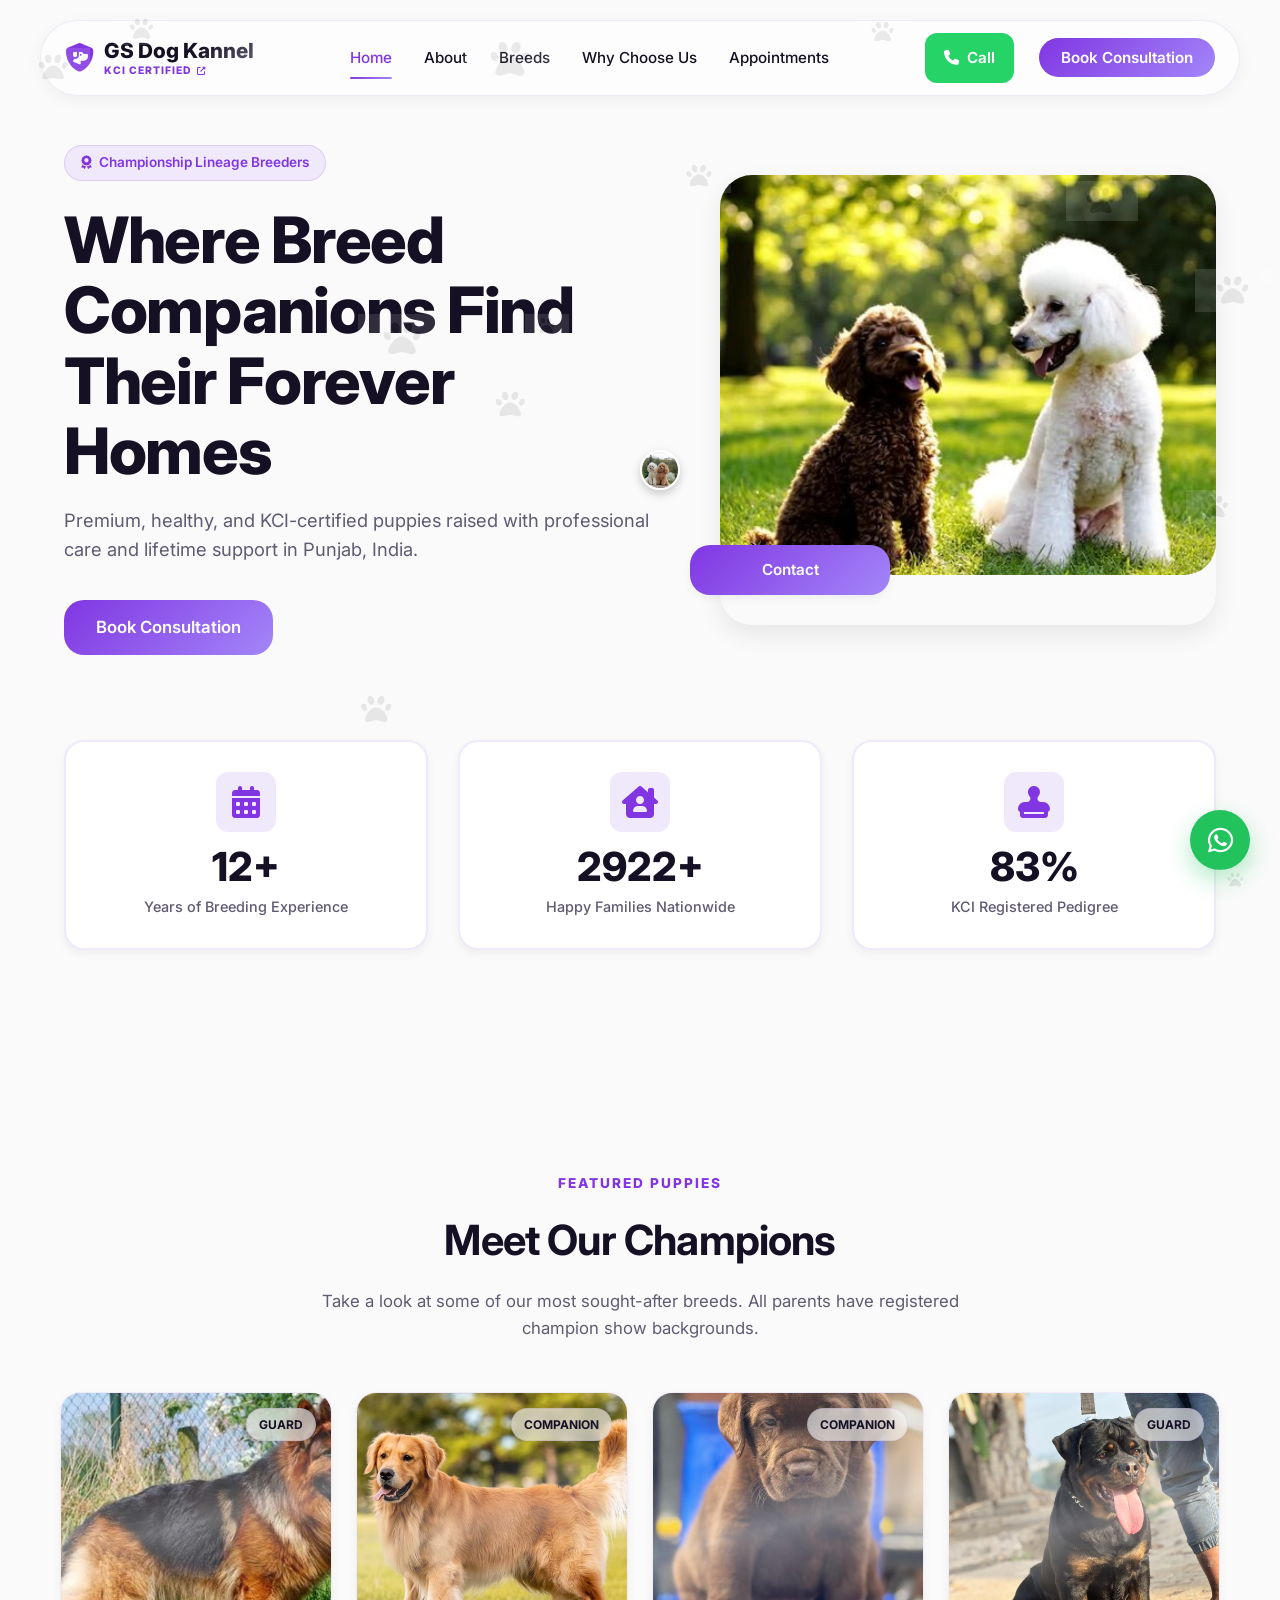
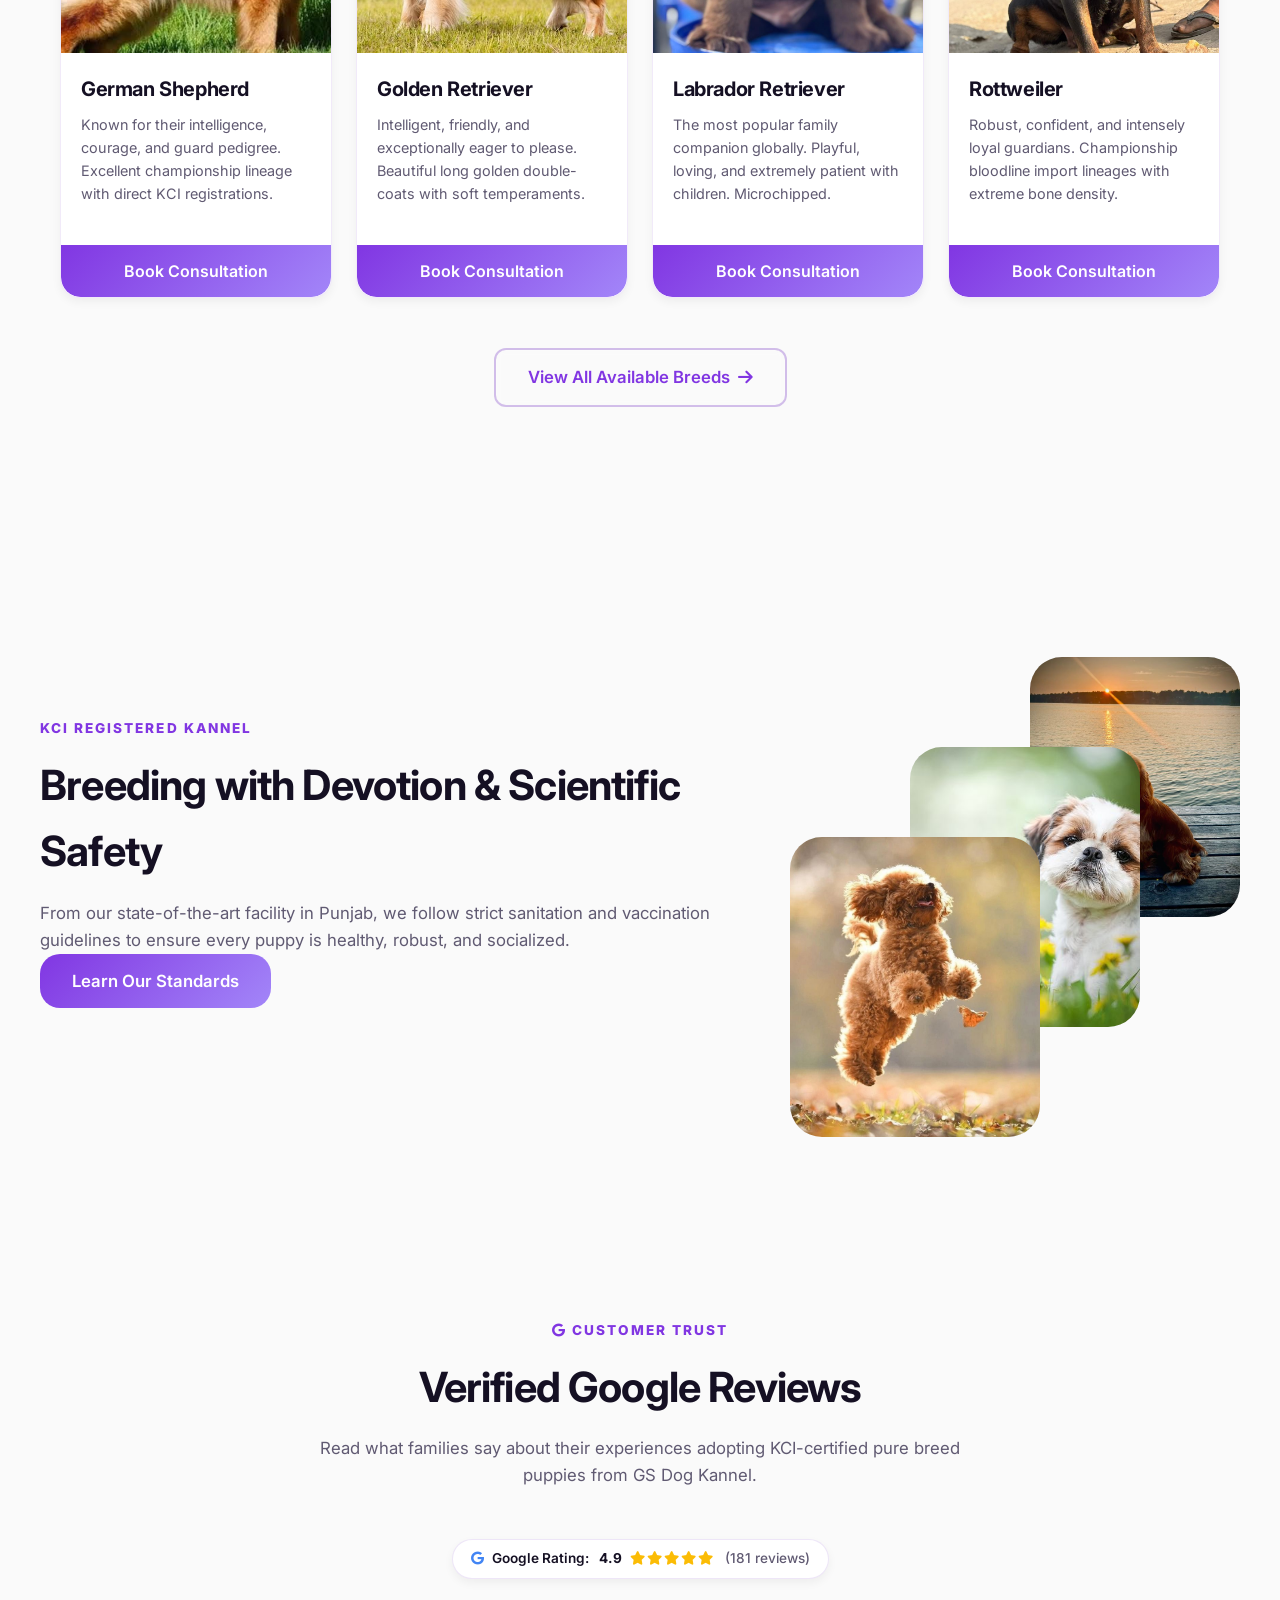
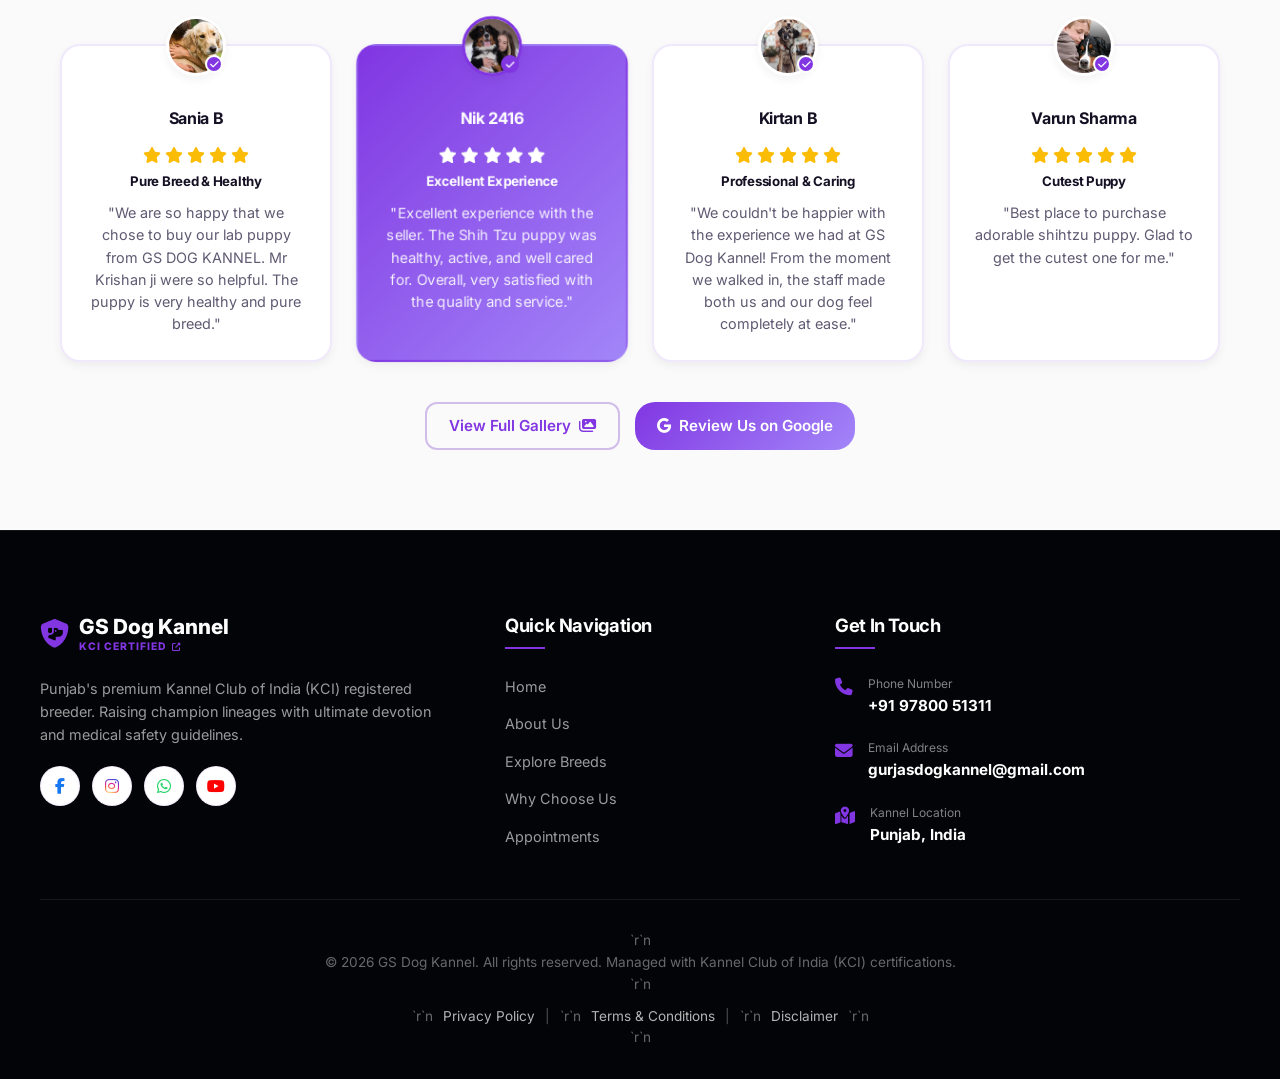
<file: index.html>
<!DOCTYPE html>
<html lang="en">
<head>
    
    <!-- Google Tag Manager -->
<script>(function(w,d,s,l,i){w[l]=w[l]||[];w[l].push({'gtm.start':
new Date().getTime(),event:'gtm.js'});var f=d.getElementsByTagName(s)[0],
j=d.createElement(s),dl=l!='dataLayer'?'&l='+l:'';j.async=true;j.src=
'https://www.googletagmanager.com/gtm.js?id='+i+dl;f.parentNode.insertBefore(j,f);
})(window,document,'script','dataLayer','GTM-PGTT9ZQC');</script>
<!-- End Google Tag Manager -->

    <!-- Microsoft Clarity -->
    <script type="text/javascript">
    (function(c,l,a,r,i,t,y){
        c[a]=c[a]||function(){(c[a].q=c[a].q||[]).push(arguments)};
        t=l.createElement(r);t.async=1;t.src="https://www.clarity.ms/tag/"+i;
        y=l.getElementsByTagName(r)[0];y.parentNode.insertBefore(t,y);
    })(window, document, "clarity", "script", "xqz2134xxq");
</script>
    
    <meta charset="UTF-8">
    <meta name="viewport" content="width=device-width, initial-scale=1.0">
    <title>GS Dog Kannel | Elite KCI-Registered Breeder</title>

    <!-- Favicon -->
<link rel="icon" type="image/png" href="/favicon.png">
<link rel="shortcut icon" href="/favicon.png">
<link rel="apple-touch-icon" href="/favicon.png">
    
    <!-- Meta Descriptions for SEO -->
    <meta name="description" content="GS Dog Kannel is an elite KCI-registered breeder in Punjab, India. Explore our championship lineage German Shepherds, Rottweilers, Golden Retrievers, Labradors, and more.">
    <meta name="keywords" content="dog kannel, KCI registered dogs, German Shepherd breeder India, Rottweiler puppies Punjab, Golden Retriever, elite dog breeders">
    
    <!-- OpenGraph Meta Tags for Social Media -->
    <meta property="og:title" content="GS Dog Kannel | Elite KCI-Registered Breeder">
    <meta property="og:description" content="Championship-lineage puppies with KCI documentation, lifetime health guarantee, and expert support.">
    <meta property="og:type" content="website">
    
    <!-- Fonts -->
    <link rel="preconnect" href="https://fonts.googleapis.com">
    <link rel="preconnect" href="https://fonts.gstatic.com" crossorigin>
    <link href="https://fonts.googleapis.com/css2?family=Inter:wght@300;400;500;600;700&family=Playfair+Display:ital,wght@0,400..900;1,400..900&display=swap" rel="stylesheet">
    
    <!-- FontAwesome for Icons -->
    <link rel="stylesheet" href="https://cdnjs.cloudflare.com/ajax/libs/font-awesome/6.4.0/css/all.min.css">
    
    <!-- Stylesheet -->
    <link rel="stylesheet" href="index.css">
    <!-- Google tag (gtag.js) -->
<script async src="https://www.googletagmanager.com/gtag/js?id=G-TSTN1W1QHW"></script>
<script>
  window.dataLayer = window.dataLayer || [];
  function gtag(){dataLayer.push(arguments);}
  gtag('js', new Date());

  gtag('config', 'G-TSTN1W1QHW');
</script>
</head>
<body>
    <!-- Google Tag Manager (noscript) -->
<noscript><iframe src="https://www.googletagmanager.com/ns.html?id=GTM-PGTT9ZQC"
height="0" width="0" style="display:none;visibility:hidden"></iframe></noscript>
<!-- End Google Tag Manager (noscript) -->

    <!-- Header Navigation -->
    <header class="main-header" id="header">
        <div class="header-container">
            <a href="index.html" class="logo">
                <span class="logo-icon"><i class="fa-solid fa-shield-dog"></i></span>
                <div style="display: flex; flex-direction: column; line-height: 1.1;"><span class="logo-text">GS Dog Kannel</span><span style="font-size: 0.65rem; color: var(--clr-primary); font-weight: 800; text-transform: uppercase; letter-spacing: 1px; margin-top: 2px; cursor: pointer;" onclick="window.open('https://www.kennelclubofindia.org/', '_blank'); event.preventDefault();">KCI Certified <i class="fa-solid fa-up-right-from-square" style="font-size: 0.8em; margin-left: 2px;"></i></span></div>
            </a>
            
            <nav class="nav-menu" id="navMenu">
                <a href="index.html" class="nav-link active">Home</a>
                <a href="about.html" class="nav-link">About</a>
                <a href="breeds.html" class="nav-link">Breeds</a>
                <a href="why-choose-us.html" class="nav-link">Why Choose Us</a>
                <a href="appointments.html" class="nav-link">Appointments</a>
            </nav>
            
            <div class="header-actions">
                <a href="tel:+919780051311" class="btn" style="background-color: #25D366; color: white; border: none; margin-right: 10px; padding: 0.8rem 1.2rem; font-weight: 600;"><i class="fa-solid fa-phone"></i> Call</a>
                <button class="btn btn-primary" id="btnBookConsultationTop">Book Consultation</button>
                <button class="mobile-nav-toggle" id="mobileNavToggle" aria-label="Toggle Navigation Menu">
                    <i class="fa-solid fa-bars"></i>
                </button>
            </div>
        </div>
    </header>

    <!-- Classical Split Hero Section -->
    <section class="hero-classical-split" id="home">
        <div class="hero-split-container">
            <!-- Left Column: Content -->
            <div class="hero-content-column">
                <span class="hero-badge" data-animate="anim-fade-up"><i class="fa-solid fa-award"></i> Championship Lineage Breeders</span>
                <h1 class="hero-title" data-animate="anim-fade-up" style="animation-delay: 0.1s;">Where Breed Companions Find Their Forever Homes</h1>
                <p class="hero-subtitle" data-animate="anim-fade-up" style="animation-delay: 0.2s;">Premium, healthy, and KCI-certified puppies raised with professional care and lifetime support in Punjab, India.</p>
                <div class="hero-cta-group" data-animate="anim-fade-up" style="animation-delay: 0.3s;">
                    <a href="appointments.html" class="btn btn-primary btn-lg">Book Consultation</a>
                </div>
            </div>
            
            <!-- Right Column: Visual Framed Image -->
            <div class="hero-visual-column">
                <div class="framed-image-container" data-animate="anim-zoom-in" data-parallax="-0.15">
                    <img src="assets/360_F_2068492414_pSkyYhmYFn50QqlfADj22wou8JWcHaqu.jpg" alt="GS Dog Kannel Champions" class="framed-hero-img">
                    <a href="appointments.html" class="hero-image-btn btn btn-primary">Contact</a>
                </div>
            </div>
        </div>
    </section>

    <!-- Stats Banner Section below Hero -->
    <section class="stats-banner-section">
        <div class="stats-container" id="stats">
            <div class="stat-card" data-animate="anim-fade-up">
                <div class="stat-icon"><i class="fa-solid fa-calendar-days"></i></div>
                <div class="stat-number" data-counter="15+">0+</div>
                <div class="stat-label">Years of Breeding Experience</div>
            </div>
            <div class="stat-card delay-150" data-animate="anim-fade-up">
                <div class="stat-icon"><i class="fa-solid fa-house-chimney-user"></i></div>
                <div class="stat-number" data-counter="3500+">0+</div>
                <div class="stat-label">Happy Families Nationwide</div>
            </div>
            <div class="stat-card delay-300" data-animate="anim-fade-up">
                <div class="stat-icon"><i class="fa-solid fa-stamp"></i></div>
                <div class="stat-number" data-counter="100%">0%</div>
                <div class="stat-label">KCI Registered Pedigree</div>
            </div>
        </div>
    </section>

    <!-- Home Welcome / Featured Breeds Section -->
    <section class="home-intro-section" style="padding: 160px 20px 80px; max-width: 1200px; margin: 0 auto;">
        <div class="section-header">
            <span class="section-tag">Featured Puppies</span>
            <h2 class="section-title">Meet Our Champions</h2>
            <p class="section-description">Take a look at some of our most sought-after breeds. All parents have registered champion show backgrounds.</p>
        </div>

        <div class="breeds-grid" id="featuredBreedsGrid">
            <!-- Dynamically populated top 3 breeds in index.js -->
        </div>

        <div style="text-align: center; margin-top: 50px;">
            <a href="breeds.html" class="btn btn-secondary btn-lg">View All Available Breeds <i class="fa-solid fa-arrow-right"></i></a>
        </div>
    </section>

    <!-- Short Choose Us Banner -->
    <section class="home-choose-banner split-layout">
        <div class="split-container">
            <!-- Text Content (Left) -->
            <div class="split-text" data-animate="anim-fade-up">
                <span class="section-tag">KCI Registered Kannel</span>
                <h2 class="section-title">Breeding with Devotion & Scientific Safety</h2>
                <p class="section-description">From our state-of-the-art facility in Punjab, we follow strict sanitation and vaccination guidelines to ensure every puppy is healthy, robust, and socialized.</p>
                <a href="why-choose-us.html" class="btn btn-primary btn-lg">Learn Our Standards</a>
            </div>
            
            <!-- Image Stack (Right) -->
            <div class="split-images ascending-stack" data-animate="anim-fade-up" style="animation-delay: 0.2s;">
                <img src="assets/download (1).jpg" class="stack-img img-1" alt="Dog 1">
                <img src="assets/download.jpg" class="stack-img img-2" alt="Dog 2">
                <img src="assets/finley!.jpg" class="stack-img img-3" alt="Dog 3">
            </div>
        </div>
    </section>

    <!-- Google Reviews Section -->
    <section class="client-gallery-section" id="clients" style="padding: 80px 20px; max-width: 1200px; margin: 0 auto;">
        <div class="section-header">
            <span class="section-tag"><i class="fa-brands fa-google"></i> Customer Trust</span>
            <h2 class="section-title">Verified Google Reviews</h2>
            <p class="section-description">Read what families say about their experiences adopting KCI-certified pure breed puppies from GS Dog Kannel.</p>
        </div>

        <div style="text-align: center; margin-bottom: 35px;">
            <a href="https://maps.app.goo.gl/3R7skZ1B4tzSLsJz9" target="_blank" rel="noopener" class="google-badge">
                <i class="fa-brands fa-google"></i> Google Rating: <strong style="margin-left: 2px;">4.9</strong> 
                <span class="google-stars">
                    <i class="fa-solid fa-star"></i><i class="fa-solid fa-star"></i><i class="fa-solid fa-star"></i><i class="fa-solid fa-star"></i><i class="fa-solid fa-star"></i>
                </span> 
                <span style="color: var(--clr-text-muted); font-weight: 500; margin-left: 4px;">(181 reviews)</span>
            </a>
        </div>
        
        <div class="gallery-grid">
            <!-- Review 1: Sania B -->
            <div class="google-card" data-animate="anim-slide-left">
                <div class="google-avatar-wrapper">
                    <img src="assets/Dog Hugging Human - So Cute.jpg" class="google-avatar" alt="Sania B">
                    <div class="google-verified-badge"><i class="fa-solid fa-check"></i></div>
                </div>
                <div class="google-card-header" style="justify-content: center; margin-top: 20px;">
                    <div class="google-author-info" style="text-align: center;">
                        <h4 style="margin: 0;">Sania B</h4>
                    </div>
                </div>
                <div class="google-card-rating" style="justify-content: center;">
                    <i class="fa-solid fa-star"></i><i class="fa-solid fa-star"></i><i class="fa-solid fa-star"></i><i class="fa-solid fa-star"></i><i class="fa-solid fa-star"></i>
                </div>
                <h5 style="text-align: center; margin-bottom: 10px; font-weight: bold; color: var(--clr-text-main);">Pure Breed & Healthy</h5>
                <p class="google-card-text" style="text-align: center;">"We are so happy that we chose to buy our lab puppy from GS DOG KANNEL. Mr Krishan ji were so helpful. The puppy is very healthy and pure breed."</p>
            </div>
            
            <!-- Review 2: Nik 2416 -->
            <div class="google-card highlight delay-150" data-animate="anim-fade-up">
                <div class="google-avatar-wrapper">
                    <img src="assets/download (2).jpg" class="google-avatar" alt="Nik 2416">
                    <div class="google-verified-badge"><i class="fa-solid fa-check"></i></div>
                </div>
                <div class="google-card-header" style="justify-content: center; margin-top: 20px;">
                    <div class="google-author-info" style="text-align: center;">
                        <h4 style="margin: 0; color: #fff;">Nik 2416</h4>
                    </div>
                </div>
                <div class="google-card-rating" style="justify-content: center; color: #fff;">
                    <i class="fa-solid fa-star"></i><i class="fa-solid fa-star"></i><i class="fa-solid fa-star"></i><i class="fa-solid fa-star"></i><i class="fa-solid fa-star"></i>
                </div>
                <h5 style="text-align: center; margin-bottom: 10px; font-weight: bold; color: #fff;">Excellent Experience</h5>
                <p class="google-card-text" style="text-align: center; color: rgba(255,255,255,0.9);">"Excellent experience with the seller. The Shih Tzu puppy was healthy, active, and well cared for. Overall, very satisfied with the quality and service."</p>
            </div>

            <!-- Review 3: Kirtan B -->
            <div class="google-card delay-300" data-animate="anim-slide-right">
                <div class="google-avatar-wrapper">
                    <img src="assets/Instagram.jpg" class="google-avatar" alt="Kirtan B">
                    <div class="google-verified-badge"><i class="fa-solid fa-check"></i></div>
                </div>
                <div class="google-card-header" style="justify-content: center; margin-top: 20px;">
                    <div class="google-author-info" style="text-align: center;">
                        <h4 style="margin: 0;">Kirtan B</h4>
                    </div>
                </div>
                <div class="google-card-rating" style="justify-content: center;">
                    <i class="fa-solid fa-star"></i><i class="fa-solid fa-star"></i><i class="fa-solid fa-star"></i><i class="fa-solid fa-star"></i><i class="fa-solid fa-star"></i>
                </div>
                <h5 style="text-align: center; margin-bottom: 10px; font-weight: bold; color: var(--clr-text-main);">Professional & Caring</h5>
                <p class="google-card-text" style="text-align: center;">"We couldn't be happier with the experience we had at GS Dog Kannel! From the moment we walked in, the staff made both us and our dog feel completely at ease."</p>
            </div>

            <!-- Review 4: Varun Sharma -->
            <div class="google-card delay-450" data-animate="anim-slide-right">
                <div class="google-avatar-wrapper">
                    <img src="assets/_).jpg" class="google-avatar" alt="Varun Sharma">
                    <div class="google-verified-badge"><i class="fa-solid fa-check"></i></div>
                </div>
                <div class="google-card-header" style="justify-content: center; margin-top: 20px;">
                    <div class="google-author-info" style="text-align: center;">
                        <h4 style="margin: 0;">Varun Sharma</h4>
                    </div>
                </div>
                <div class="google-card-rating" style="justify-content: center;">
                    <i class="fa-solid fa-star"></i><i class="fa-solid fa-star"></i><i class="fa-solid fa-star"></i><i class="fa-solid fa-star"></i><i class="fa-solid fa-star"></i>
                </div>
                <h5 style="text-align: center; margin-bottom: 10px; font-weight: bold; color: var(--clr-text-main);">Cutest Puppy</h5>
                <p class="google-card-text" style="text-align: center;">"Best place to purchase adorable shihtzu puppy. Glad to get the cutest one for me."</p>
            </div>
        </div>

        <div style="text-align: center; margin-top: 40px; display: flex; justify-content: center; gap: 15px; flex-wrap: wrap;">
            <a href="about.html#clients" class="btn btn-secondary">View Full Gallery <i class="fa-solid fa-images"></i></a>
            <a href="https://maps.app.goo.gl/3R7skZ1B4tzSLsJz9" target="_blank" rel="noopener" class="btn btn-primary">
                <i class="fa-brands fa-google"></i> Review Us on Google
            </a>
        </div>
    </section>

    <!-- Footer Section -->
    <footer class="site-footer" id="contact">
        <div class="footer-container">
            <div class="footer-brand">
                <a href="index.html" class="footer-logo">
                    <span class="logo-icon"><i class="fa-solid fa-shield-dog"></i></span>
                    <div style="display: flex; flex-direction: column; line-height: 1.1;"><span class="logo-text">GS Dog Kannel</span><span style="font-size: 0.65rem; color: var(--clr-primary); font-weight: 800; text-transform: uppercase; letter-spacing: 1px; margin-top: 2px; cursor: pointer;" onclick="window.open('https://www.kennelclubofindia.org/', '_blank'); event.preventDefault();">KCI Certified <i class="fa-solid fa-up-right-from-square" style="font-size: 0.8em; margin-left: 2px;"></i></span></div>
                </a>
                <p class="brand-desc">Punjab's premium Kannel Club of India (KCI) registered breeder. Raising champion lineages with ultimate devotion and medical safety guidelines.</p>
                <div class="social-links">
                    <a href="https://www.facebook.com/people/G-S-Pets/100076706312508/" class="social-link" target="_blank" rel="noopener" aria-label="Facebook"><i class="fa-brands fa-facebook-f"></i></a>
                    <a href="https://www.instagram.com/pets_gs/" class="social-link" target="_blank" rel="noopener" aria-label="Instagram"><i class="fa-brands fa-instagram"></i></a>
                    <a href="https://wa.me/919780051311" class="social-link" target="_blank" rel="noopener" aria-label="WhatsApp"><i class="fa-brands fa-whatsapp"></i></a>
                    <a href="https://youtube.com/@gsdogkennel-u6u?si=juVTR_UXHDhjOwBA" class="social-link" target="_blank" rel="noopener" aria-label="YouTube"><i class="fa-brands fa-youtube"></i></a>
                </div>
            </div>
            
            <div class="footer-links">
                <h3>Quick Navigation</h3>
                <ul class="links-list">
                    <li><a href="index.html">Home</a></li>
                    <li><a href="about.html">About Us</a></li>
                    <li><a href="breeds.html">Explore Breeds</a></li>
                    <li><a href="why-choose-us.html">Why Choose Us</a></li>
                    <li><a href="appointments.html">Appointments</a></li>
                </ul>
            </div>
            
            <div class="footer-contact">
                <h3>Get In Touch</h3>
                <ul class="contact-list">
                    <li>
                        <i class="fa-solid fa-phone"></i>
                        <div>
                            <span>Phone Number</span>
                            <strong><a href="tel:+919780051311">+91 97800 51311</a></strong>
                        </div>
                    </li>
                    <li>
                        <i class="fa-solid fa-envelope"></i>
                        <div>
                            <span>Email Address</span>
                            <strong><a href="mailto:gurjasdogkannel@gmail.com">gurjasdogkannel@gmail.com</a></strong>
                        </div>
                    </li>
                    <li>
                        <i class="fa-solid fa-map-location-dot"></i>
                        <div>
                            <span>Kannel Location</span>
                            <strong>Punjab, India</strong>
                        </div>
                    </li>
                </ul>
            </div>
        </div>
        
        <div class="footer-bottom">`r`n            <p>&copy; 2026 GS Dog Kannel. All rights reserved. Managed with Kannel Club of India (KCI) certifications.</p>`r`n            <div class="legal-links" style="margin-top: 10px; font-size: 0.85rem; text-align: center; display: flex; justify-content: center; flex-wrap: wrap; gap: 10px;">`r`n                <a href="privacy.html" style="color: rgba(255,255,255,0.7); text-decoration: none;">Privacy Policy</a> <span style="color: rgba(255,255,255,0.3);">|</span>`r`n                <a href="terms.html" style="color: rgba(255,255,255,0.7); text-decoration: none;">Terms &amp; Conditions</a> <span style="color: rgba(255,255,255,0.3);">|</span>`r`n                <a href="disclaimer.html" style="color: rgba(255,255,255,0.7); text-decoration: none;">Disclaimer</a>`r`n            </div>`r`n        </div>
    </footer>

    <!-- Book Consultation Modal Overlay -->
    <div class="modal-overlay" id="consultationModal">
        <div class="modal-card">
            <button class="modal-close" id="modalCloseBtn" aria-label="Close Modal">&times;</button>
            <div class="modal-header">
                <i class="fa-solid fa-paw modal-paw-icon"></i>
                <h2>Book Kannel Consultation</h2>
                <p>Submit your details to chat with our breeding experts regarding availability and lineage history.</p>
            </div>
            <form class="modal-form" id="consultationForm">
                <div class="form-group">
                    <label for="clientName">Full Name</label>
                    <div class="input-wrapper">
                        <i class="fa-solid fa-user"></i>
                        <input type="text" id="clientName" placeholder="e.g. Gurpreet Singh" required>
                    </div>
                </div>
                <div class="form-group">
                    <label for="clientPhone">Phone / WhatsApp Number</label>
                    <div class="input-wrapper">
                        <i class="fa-solid fa-phone"></i>
                        <input type="tel" id="clientPhone" placeholder="e.g. +91 98765 43210" required>
                    </div>
                </div>
                <div class="form-group">
                    <label for="clientEmail">Email Address</label>
                    <div class="input-wrapper">
                        <i class="fa-solid fa-envelope"></i>
                        <input type="email" id="clientEmail" placeholder="e.g. gurpreet@example.com" required>
                    </div>
                </div>
                <div class="form-group">
                    <label for="selectedBreed">Interested Breed (Optional)</label>
                    <div class="input-wrapper">
                        <i class="fa-solid fa-dog"></i>
                        <select id="selectedBreed">
                            <option value="General Inquiry">General Consultation</option>
                            <option value="Alaskan Malamute">Alaskan Malamute</option>
                            <option value="Beagle">Beagle</option>
                            <option value="Black Pug">Black Pug</option>
                            <option value="Boxer">Boxer</option>
                            <option value="Cane Corso">Cane Corso</option>
                            <option value="Cocker Spaniel">Cocker Spaniel</option>
                            <option value="Doberman Pinscher">Doberman Pinscher</option>
                            <option value="Dogo Argentino">Dogo Argentino</option>
                            <option value="English Mastiff">English Mastiff</option>
                            <option value="French Bulldog">French Bulldog</option>
                            <option value="German Shepherd">German Shepherd</option>
                            <option value="Golden Retriever">Golden Retriever</option>
                            <option value="Labrador Retriever">Labrador Retriever</option>
                            <option value="Maltese">Maltese</option>
                            <option value="Maltipoo">Maltipoo</option>
                            <option value="Neapolitan Mastiff">Neapolitan Mastiff</option>
                            <option value="Poodle">Poodle</option>
                            <option value="Pug">Pug</option>
                            <option value="Rottweiler">Rottweiler</option>
                            <option value="Shih Tzu">Shih Tzu</option>
                            <option value="Siberian Husky">Siberian Husky</option>
                            <option value="Tibetan Mastiff">Tibetan Mastiff</option>
                            <option value="Toy Pomeranian">Toy Pomeranian</option>
                        </select>
                    </div>
                </div>
                <button type="submit" class="btn btn-primary btn-full">Submit & Chat on WhatsApp</button>
            </form>
        </div>
    </div>

    <!-- Floating WhatsApp Widget -->
    <a href="https://wa.me/919780051311?text=Hi%20GS%20Dog%20Kannel,%20I%27m%20visiting%20your%20website%20and%20want%20to%20know%20more." class="whatsapp-floating-widget" target="_blank" rel="noopener" aria-label="Chat on WhatsApp">
        <i class="fa-brands fa-whatsapp"></i>
        <span class="tooltip-text">Chat with us</span>
    </a>

    <!-- Interactive script -->
    <script src="index.js"></script>
</body>
</html>
</file>
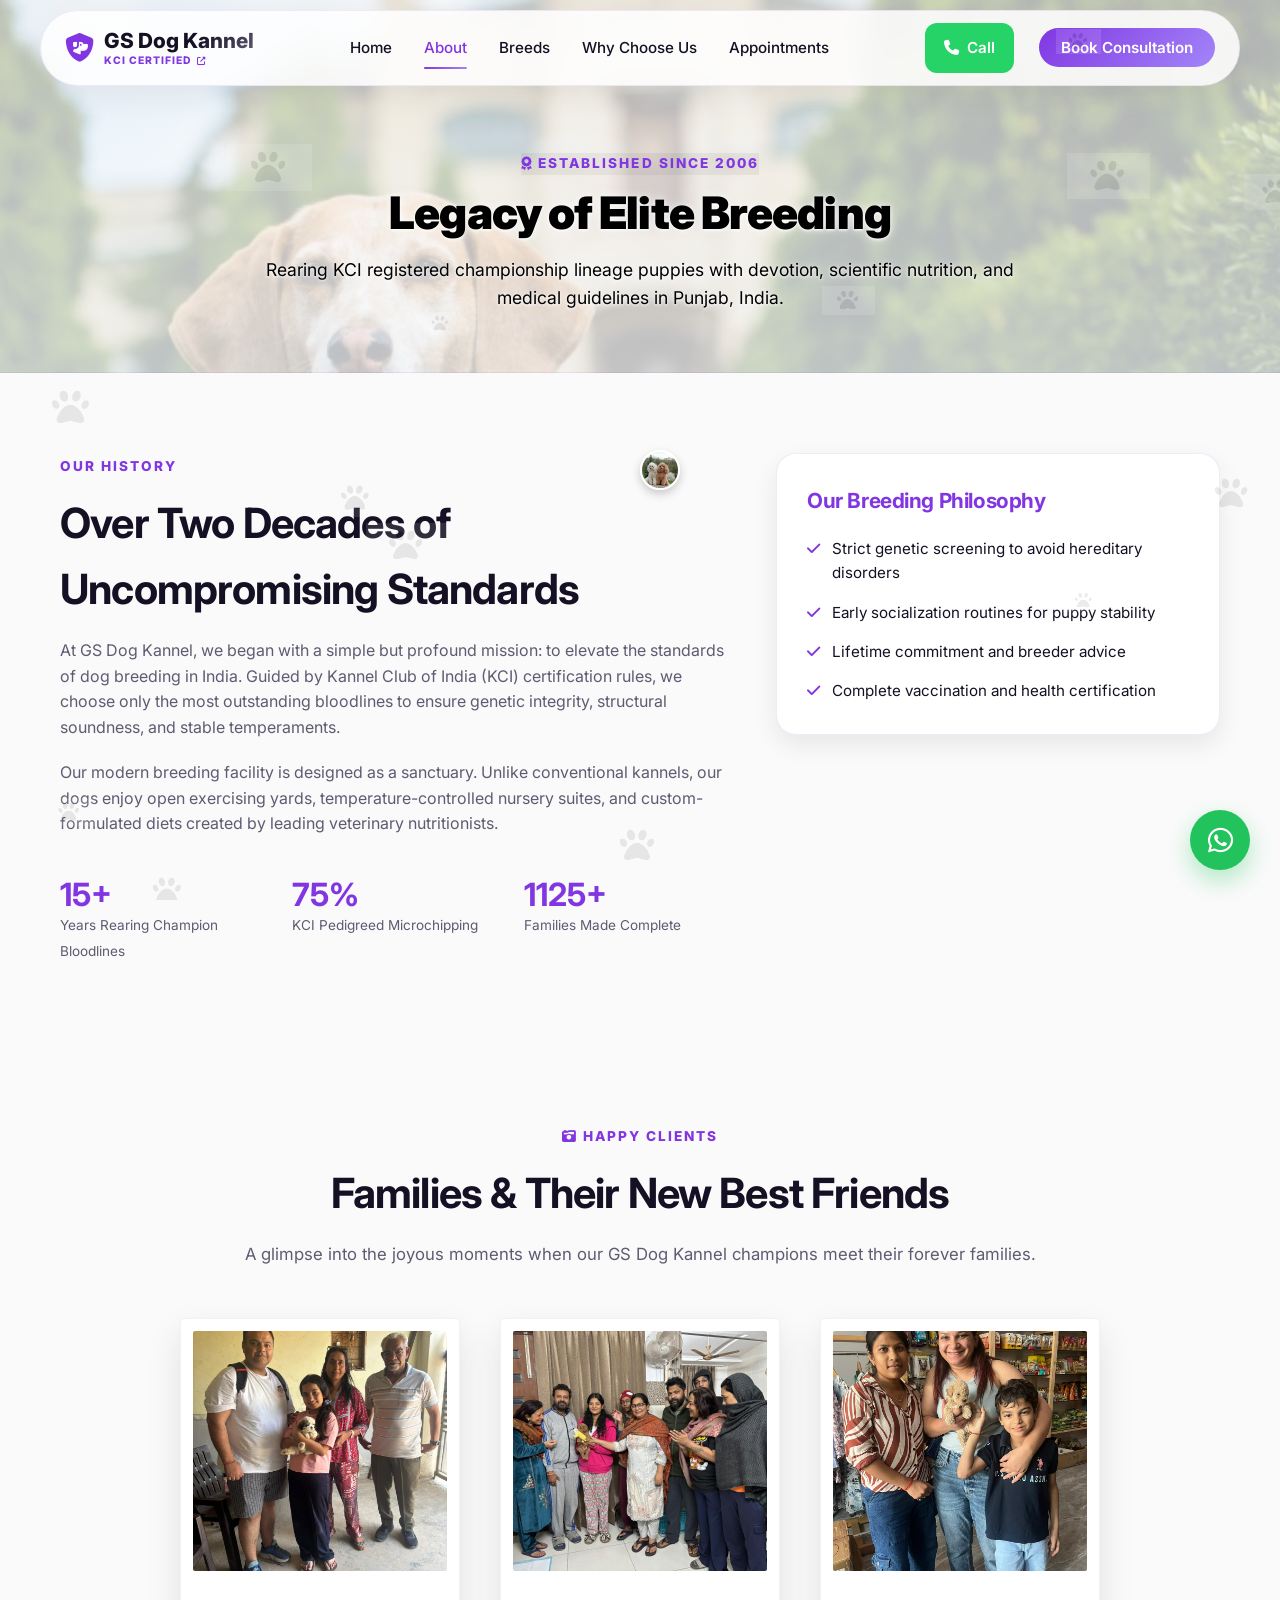
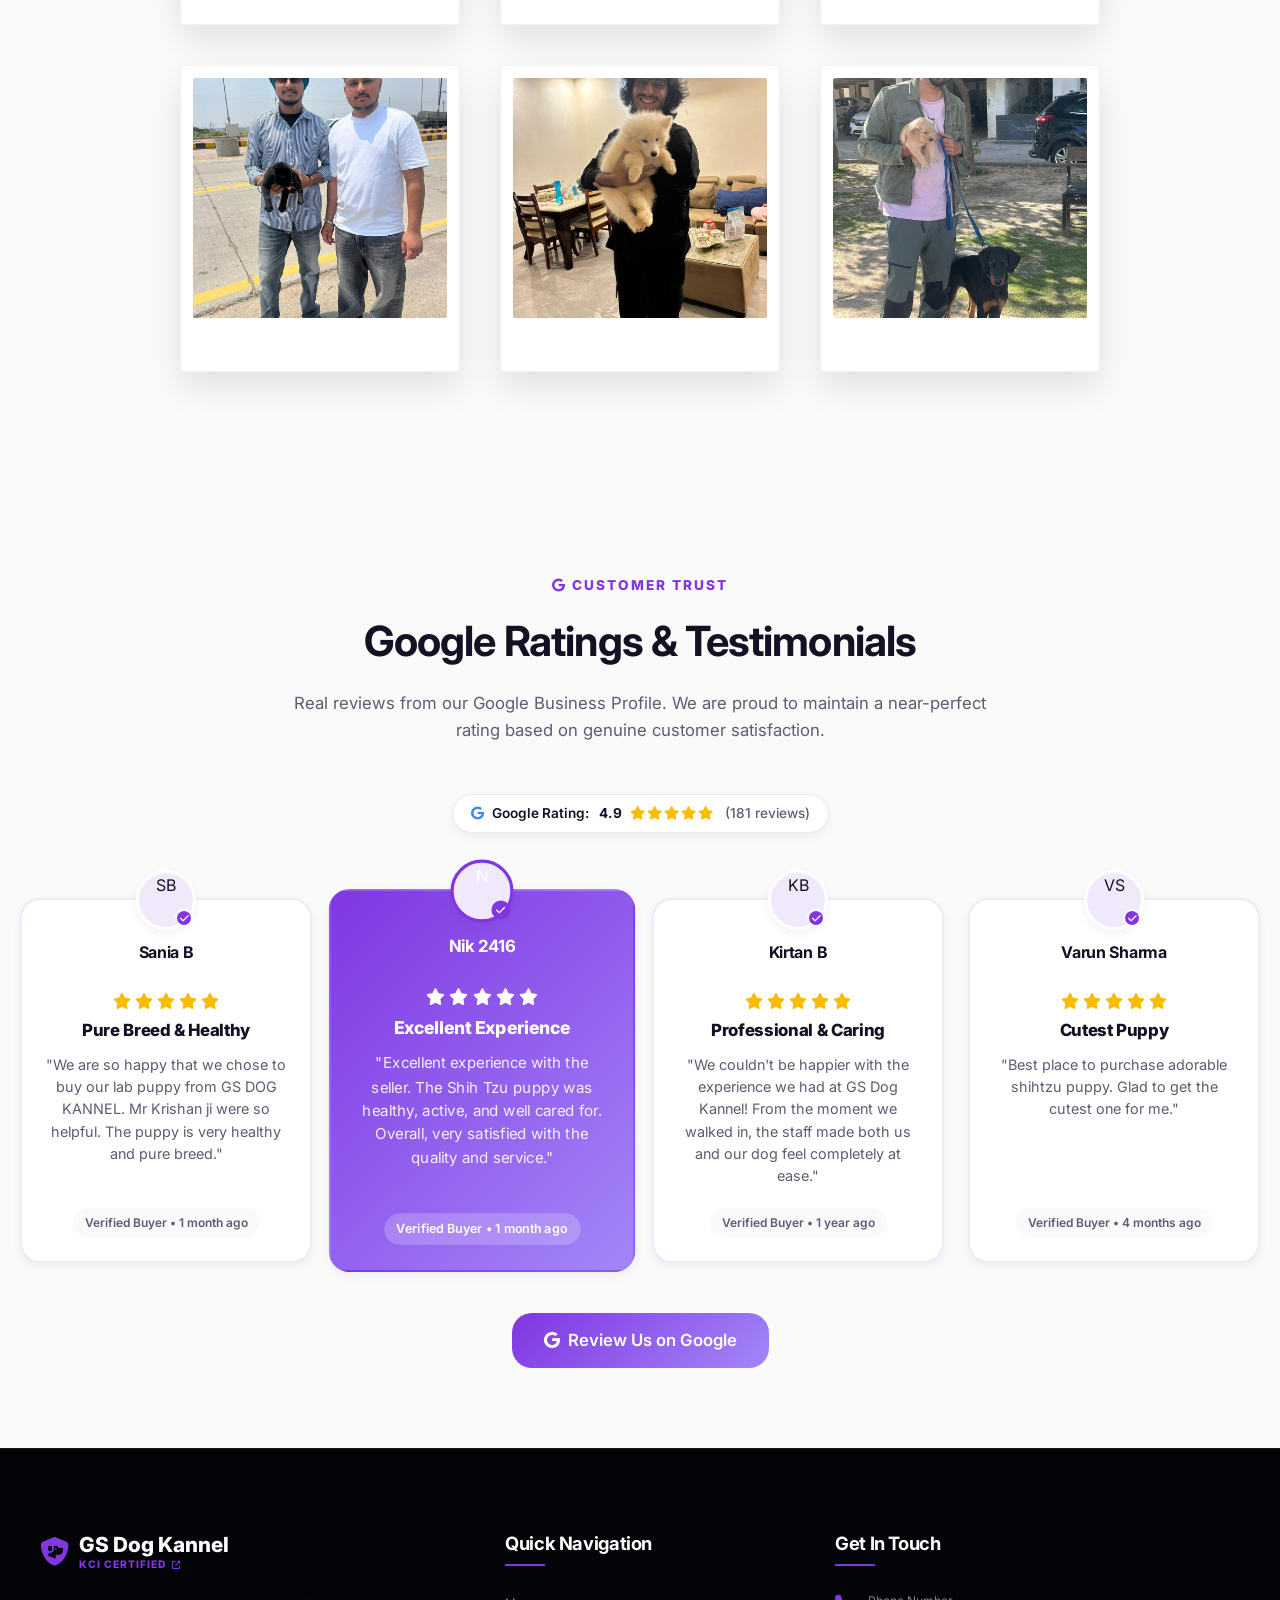
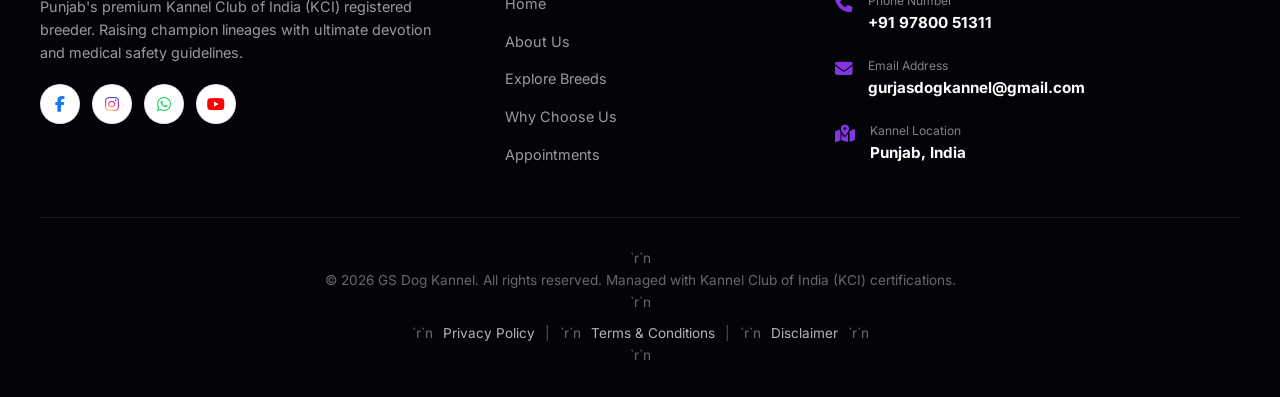
<file: about.html>
<!DOCTYPE html>
<html lang="en">
<head>

    <!-- Microsoft Clarity -->
    <script type="text/javascript">
    (function(c,l,a,r,i,t,y){
        c[a]=c[a]||function(){(c[a].q=c[a].q||[]).push(arguments)};
        t=l.createElement(r);t.async=1;t.src="https://www.clarity.ms/tag/"+i;
        y=l.getElementsByTagName(r)[0];y.parentNode.insertBefore(t,y);
    })(window, document, "clarity", "script", "xqz2134xxq");
</script>
    
    <meta charset="UTF-8">
    <meta name="viewport" content="width=device-width, initial-scale=1.0">
    <title>About Us | GS Dog Kannel</title>
    <meta name="description" content="Learn about GS Dog Kannel, our legacy of over 20 years breeding KCI-registered championship lineage dogs in Punjab, India.">

    <!-- Favicon -->
<link rel="icon" type="image/png" href="/favicon.png">
<link rel="shortcut icon" href="/favicon.png">
<link rel="apple-touch-icon" href="/favicon.png">
    
    <!-- Fonts -->
    <link rel="preconnect" href="https://fonts.googleapis.com">
    <link rel="preconnect" href="https://fonts.gstatic.com" crossorigin>
    <link href="https://fonts.googleapis.com/css2?family=Inter:wght@300;400;500;600;700&family=Playfair+Display:ital,wght@0,400..900;1,400..900&display=swap" rel="stylesheet">
    
    <!-- FontAwesome for Icons -->
    <link rel="stylesheet" href="https://cdnjs.cloudflare.com/ajax/libs/font-awesome/6.4.0/css/all.min.css">
    
    <!-- Stylesheet -->
    <link rel="stylesheet" href="index.css">
</head>
<body>

    <!-- Header Navigation -->
    <header class="main-header scrolled" id="header">
        <div class="header-container">
            <a href="index.html" class="logo">
                <span class="logo-icon"><i class="fa-solid fa-shield-dog"></i></span>
                <div style="display: flex; flex-direction: column; line-height: 1.1;"><span class="logo-text">GS Dog Kannel</span><span style="font-size: 0.65rem; color: var(--clr-primary); font-weight: 800; text-transform: uppercase; letter-spacing: 1px; margin-top: 2px; cursor: pointer;" onclick="window.open('https://www.kennelclubofindia.org/', '_blank'); event.preventDefault();">KCI Certified <i class="fa-solid fa-up-right-from-square" style="font-size: 0.8em; margin-left: 2px;"></i></span></div>
            </a>
            
            <nav class="nav-menu" id="navMenu">
                <a href="index.html" class="nav-link">Home</a>
                <a href="about.html" class="nav-link active">About</a>
                <a href="breeds.html" class="nav-link">Breeds</a>
                <a href="why-choose-us.html" class="nav-link">Why Choose Us</a>
                <a href="appointments.html" class="nav-link">Appointments</a>
            </nav>
            
            <div class="header-actions">
                <a href="tel:+919780051311" class="btn" style="background-color: #25D366; color: white; border: none; margin-right: 10px; padding: 0.8rem 1.2rem; font-weight: 600;"><i class="fa-solid fa-phone"></i> Call</a>
                <button class="btn btn-primary" id="btnBookConsultationTop">Book Consultation</button>
                <button class="mobile-nav-toggle" id="mobileNavToggle" aria-label="Toggle Navigation Menu">
                    <i class="fa-solid fa-bars"></i>
                </button>
            </div>
        </div>
    </header>

    <!-- Page Header Hero -->
    <section class="page-hero-section" id="about-hero">
        <div class="page-hero-overlay"></div>
        <div class="page-hero-container">
            <span class="section-tag"><i class="fa-solid fa-award"></i> Established since 2006</span>
            <h1 class="page-title">Legacy of Elite Breeding</h1>
            <p class="page-subtitle">Rearing KCI registered championship lineage puppies with devotion, scientific nutrition, and medical guidelines in Punjab, India.</p>
        </div>
    </section>

    <!-- About Detailed Story -->
    <section class="about-story-section">
        <div class="about-container">
            <div class="about-text-content">
                <span class="section-tag">Our History</span>
                <h2 class="section-title text-left">Over Two Decades of Uncompromising Standards</h2>
                <p class="story-p" data-animate="anim-fade-up">At GS Dog Kannel, we began with a simple but profound mission: to elevate the standards of dog breeding in India. Guided by Kannel Club of India (KCI) certification rules, we choose only the most outstanding bloodlines to ensure genetic integrity, structural soundness, and stable temperaments.</p>
                
                <p class="story-p delay-150" data-animate="anim-fade-up">Our modern breeding facility is designed as a sanctuary. Unlike conventional kannels, our dogs enjoy open exercising yards, temperature-controlled nursery suites, and custom-formulated diets created by leading veterinary nutritionists.</p>
                
                <div class="stats-row-small">
                    <div class="small-stat" data-animate="anim-fade-up">
                        <strong data-counter="20+">0+</strong>
                        <span>Years Rearing Champion Bloodlines</span>
                    </div>
                    <div class="small-stat delay-150" data-animate="anim-fade-up">
                        <strong data-counter="100%">0%</strong>
                        <span>KCI Pedigreed Microchipping</span>
                    </div>
                    <div class="small-stat delay-300" data-animate="anim-fade-up">
                        <strong data-counter="1500+">0+</strong>
                        <span>Families Made Complete</span>
                    </div>
                </div>
            </div>
            <div class="about-visual-grid">
                <div class="story-card">
                    <h3>Our Breeding Philosophy</h3>
                    <ul class="story-list">
                        <li><i class="fa-solid fa-check text-gold"></i> Strict genetic screening to avoid hereditary disorders</li>
                        <li><i class="fa-solid fa-check text-gold"></i> Early socialization routines for puppy stability</li>
                        <li><i class="fa-solid fa-check text-gold"></i> Lifetime commitment and breeder advice</li>
                        <li><i class="fa-solid fa-check text-gold"></i> Complete vaccination and health certification</li>
                    </ul>
                </div>
            </div>
        </div>
    </section>

    <!-- Client Scenery Gallery -->
    <section class="client-scenery-section" style="padding: 80px 20px; background-color: var(--clr-bg-deep);">
        <div class="section-header" style="text-align: center; max-width: 800px; margin: 0 auto 50px;">
            <span class="section-tag"><i class="fa-solid fa-camera-retro"></i> Happy Clients</span>
            <h2 class="section-title">Families & Their New Best Friends</h2>
            <p class="section-description">A glimpse into the joyous moments when our GS Dog Kannel champions meet their forever families.</p>
        </div>

        <div class="scenery-gallery">
            <div class="scenery-photo"><img src="assets/client-1.jpeg" alt="Happy Client 1"></div>
            <div class="scenery-photo"><img src="assets/client-2.jpeg" alt="Happy Client 2"></div>
            <div class="scenery-photo"><img src="assets/client-3.jpeg" alt="Happy Client 3"></div>
            <div class="scenery-photo"><img src="assets/client-4.jpeg" alt="Happy Client 4"></div>
            <div class="scenery-photo"><img src="assets/client-5.jpeg" alt="Happy Client 5"></div>
            <div class="scenery-photo"><img src="assets/client-6.jpeg" alt="Happy Client 6"></div>
        </div>
    </section>

    <!-- Google Reviews Section -->
    <section class="client-gallery-section" id="clients">
        <div class="section-header">
            <span class="section-tag"><i class="fa-brands fa-google"></i> Customer Trust</span>
            <h2 class="section-title">Google Ratings & Testimonials</h2>
            <p class="section-description">Real reviews from our Google Business Profile. We are proud to maintain a near-perfect rating based on genuine customer satisfaction.</p>
        </div>
        
        <div style="text-align: center; margin-bottom: 35px;">
            <a href="https://maps.app.goo.gl/3R7skZ1B4tzSLsJz9" target="_blank" rel="noopener" class="google-badge">
                <i class="fa-brands fa-google"></i> Google Rating: <strong style="margin-left: 2px;">4.9</strong> 
                <span class="google-stars">
                    <i class="fa-solid fa-star"></i><i class="fa-solid fa-star"></i><i class="fa-solid fa-star"></i><i class="fa-solid fa-star"></i><i class="fa-solid fa-star"></i>
                </span> 
                <span style="color: var(--clr-text-muted); font-weight: 500; margin-left: 4px;">(181 reviews)</span>
            </a>
        </div>

        <div class="gallery-grid">
            <!-- Review 1: Sania B -->
            <div class="google-card">
                <div class="google-avatar-wrapper">
                    <div class="google-avatar">SB</div>
                    <div class="google-verified-badge"><i class="fa-solid fa-check"></i></div>
                </div>
                <div class="google-author-info">
                    <h4>Sania B</h4>
                </div>
                <div class="google-card-rating">
                    <i class="fa-solid fa-star"></i><i class="fa-solid fa-star"></i><i class="fa-solid fa-star"></i><i class="fa-solid fa-star"></i><i class="fa-solid fa-star"></i>
                </div>
                <h3 class="google-card-title">Pure Breed & Healthy</h3>
                <p class="google-card-text">"We are so happy that we chose to buy our lab puppy from GS DOG KANNEL. Mr Krishan ji were so helpful. The puppy is very healthy and pure breed."</p>
                <div class="google-card-footer">Verified Buyer • 1 month ago</div>
            </div>
            
            <!-- Review 2: Nik 2416 (HIGHLIGHT) -->
            <div class="google-card highlight">
                <div class="google-avatar-wrapper">
                    <div class="google-avatar">N</div>
                    <div class="google-verified-badge"><i class="fa-solid fa-check"></i></div>
                </div>
                <div class="google-author-info">
                    <h4>Nik 2416</h4>
                </div>
                <div class="google-card-rating">
                    <i class="fa-solid fa-star"></i><i class="fa-solid fa-star"></i><i class="fa-solid fa-star"></i><i class="fa-solid fa-star"></i><i class="fa-solid fa-star"></i>
                </div>
                <h3 class="google-card-title">Excellent Experience</h3>
                <p class="google-card-text">"Excellent experience with the seller. The Shih Tzu puppy was healthy, active, and well cared for. Overall, very satisfied with the quality and service."</p>
                <div class="google-card-footer">Verified Buyer • 1 month ago</div>
            </div>

            <!-- Review 3: Kirtan B -->
            <div class="google-card">
                <div class="google-avatar-wrapper">
                    <div class="google-avatar">KB</div>
                    <div class="google-verified-badge"><i class="fa-solid fa-check"></i></div>
                </div>
                <div class="google-author-info">
                    <h4>Kirtan B</h4>
                </div>
                <div class="google-card-rating">
                    <i class="fa-solid fa-star"></i><i class="fa-solid fa-star"></i><i class="fa-solid fa-star"></i><i class="fa-solid fa-star"></i><i class="fa-solid fa-star"></i>
                </div>
                <h3 class="google-card-title">Professional & Caring</h3>
                <p class="google-card-text">"We couldn't be happier with the experience we had at GS Dog Kannel! From the moment we walked in, the staff made both us and our dog feel completely at ease."</p>
                <div class="google-card-footer">Verified Buyer • 1 year ago</div>
            </div>

            <!-- Review 4: Varun Sharma -->
            <div class="google-card">
                <div class="google-avatar-wrapper">
                    <div class="google-avatar">VS</div>
                    <div class="google-verified-badge"><i class="fa-solid fa-check"></i></div>
                </div>
                <div class="google-author-info">
                    <h4>Varun Sharma</h4>
                </div>
                <div class="google-card-rating">
                    <i class="fa-solid fa-star"></i><i class="fa-solid fa-star"></i><i class="fa-solid fa-star"></i><i class="fa-solid fa-star"></i><i class="fa-solid fa-star"></i>
                </div>
                <h3 class="google-card-title">Cutest Puppy</h3>
                <p class="google-card-text">"Best place to purchase adorable shihtzu puppy. Glad to get the cutest one for me."</p>
                <div class="google-card-footer">Verified Buyer • 4 months ago</div>
            </div>
        </div>

        <div style="text-align: center; margin-top: 50px;">
            <a href="https://maps.app.goo.gl/3R7skZ1B4tzSLsJz9" target="_blank" rel="noopener" class="btn btn-primary btn-lg">
                <i class="fa-brands fa-google"></i> Review Us on Google
            </a>
        </div>
    </section>

    <!-- Footer Section -->
    <footer class="site-footer" id="contact">
        <div class="footer-container">
            <div class="footer-brand">
                <a href="index.html" class="footer-logo">
                    <span class="logo-icon"><i class="fa-solid fa-shield-dog"></i></span>
                    <div style="display: flex; flex-direction: column; line-height: 1.1;"><span class="logo-text">GS Dog Kannel</span><span style="font-size: 0.65rem; color: var(--clr-primary); font-weight: 800; text-transform: uppercase; letter-spacing: 1px; margin-top: 2px; cursor: pointer;" onclick="window.open('https://www.kennelclubofindia.org/', '_blank'); event.preventDefault();">KCI Certified <i class="fa-solid fa-up-right-from-square" style="font-size: 0.8em; margin-left: 2px;"></i></span></div>
                </a>
                <p class="brand-desc">Punjab's premium Kannel Club of India (KCI) registered breeder. Raising champion lineages with ultimate devotion and medical safety guidelines.</p>
                <div class="social-links">
                    <a href="https://www.facebook.com/people/G-S-Pets/100076706312508/" class="social-link" target="_blank" rel="noopener" aria-label="Facebook"><i class="fa-brands fa-facebook-f"></i></a>
                    <a href="https://www.instagram.com/pets_gs/" class="social-link" target="_blank" rel="noopener" aria-label="Instagram"><i class="fa-brands fa-instagram"></i></a>
                    <a href="https://wa.me/919780051311" class="social-link" target="_blank" rel="noopener" aria-label="WhatsApp"><i class="fa-brands fa-whatsapp"></i></a>
                    <a href="https://youtube.com/@gsdogkennel-u6u?si=juVTR_UXHDhjOwBA" class="social-link" target="_blank" rel="noopener" aria-label="YouTube"><i class="fa-brands fa-youtube"></i></a>
                </div>
            </div>
            
            <div class="footer-links">
                <h3>Quick Navigation</h3>
                <ul class="links-list">
                    <li><a href="index.html">Home</a></li>
                    <li><a href="about.html">About Us</a></li>
                    <li><a href="breeds.html">Explore Breeds</a></li>
                    <li><a href="why-choose-us.html">Why Choose Us</a></li>
                    <li><a href="appointments.html">Appointments</a></li>
                </ul>
            </div>
            
            <div class="footer-contact">
                <h3>Get In Touch</h3>
                <ul class="contact-list">
                    <li>
                        <i class="fa-solid fa-phone"></i>
                        <div>
                            <span>Phone Number</span>
                            <strong><a href="tel:+919780051311">+91 97800 51311</a></strong>
                        </div>
                    </li>
                    <li>
                        <i class="fa-solid fa-envelope"></i>
                        <div>
                            <span>Email Address</span>
                            <strong><a href="mailto:gurjasdogkannel@gmail.com">gurjasdogkannel@gmail.com</a></strong>
                        </div>
                    </li>
                    <li>
                        <i class="fa-solid fa-map-location-dot"></i>
                        <div>
                            <span>Kannel Location</span>
                            <strong>Punjab, India</strong>
                        </div>
                    </li>
                </ul>
            </div>
        </div>
        
        <div class="footer-bottom">`r`n            <p>&copy; 2026 GS Dog Kannel. All rights reserved. Managed with Kannel Club of India (KCI) certifications.</p>`r`n            <div class="legal-links" style="margin-top: 10px; font-size: 0.85rem; text-align: center; display: flex; justify-content: center; flex-wrap: wrap; gap: 10px;">`r`n                <a href="privacy.html" style="color: rgba(255,255,255,0.7); text-decoration: none;">Privacy Policy</a> <span style="color: rgba(255,255,255,0.3);">|</span>`r`n                <a href="terms.html" style="color: rgba(255,255,255,0.7); text-decoration: none;">Terms &amp; Conditions</a> <span style="color: rgba(255,255,255,0.3);">|</span>`r`n                <a href="disclaimer.html" style="color: rgba(255,255,255,0.7); text-decoration: none;">Disclaimer</a>`r`n            </div>`r`n        </div>
    </footer>

    <!-- Book Consultation Modal Overlay -->
    <div class="modal-overlay" id="consultationModal">
        <div class="modal-card">
            <button class="modal-close" id="modalCloseBtn" aria-label="Close Modal">&times;</button>
            <div class="modal-header">
                <i class="fa-solid fa-paw modal-paw-icon"></i>
                <h2>Book Kannel Consultation</h2>
                <p>Submit your details to chat with our breeding experts regarding availability and lineage history.</p>
            </div>
            <form class="modal-form" id="consultationForm">
                <div class="form-group">
                    <label for="clientName">Full Name</label>
                    <div class="input-wrapper">
                        <i class="fa-solid fa-user"></i>
                        <input type="text" id="clientName" placeholder="e.g. Gurpreet Singh" required>
                    </div>
                </div>
                <div class="form-group">
                    <label for="clientPhone">Phone / WhatsApp Number</label>
                    <div class="input-wrapper">
                        <i class="fa-solid fa-phone"></i>
                        <input type="tel" id="clientPhone" placeholder="e.g. +91 98765 43210" required>
                    </div>
                </div>
                <div class="form-group">
                    <label for="clientEmail">Email Address</label>
                    <div class="input-wrapper">
                        <i class="fa-solid fa-envelope"></i>
                        <input type="email" id="clientEmail" placeholder="e.g. gurpreet@example.com" required>
                    </div>
                </div>
                <div class="form-group">
                    <label for="selectedBreed">Interested Breed (Optional)</label>
                    <div class="input-wrapper">
                        <i class="fa-solid fa-dog"></i>
                        <select id="selectedBreed">
                            <option value="General Inquiry">General Consultation</option>
                            <option value="Alaskan Malamute">Alaskan Malamute</option>
                            <option value="Beagle">Beagle</option>
                            <option value="Black Pug">Black Pug</option>
                            <option value="Boxer">Boxer</option>
                            <option value="Cane Corso">Cane Corso</option>
                            <option value="Cocker Spaniel">Cocker Spaniel</option>
                            <option value="Doberman Pinscher">Doberman Pinscher</option>
                            <option value="Dogo Argentino">Dogo Argentino</option>
                            <option value="English Mastiff">English Mastiff</option>
                            <option value="French Bulldog">French Bulldog</option>
                            <option value="German Shepherd">German Shepherd</option>
                            <option value="Golden Retriever">Golden Retriever</option>
                            <option value="Labrador Retriever">Labrador Retriever</option>
                            <option value="Maltese">Maltese</option>
                            <option value="Maltipoo">Maltipoo</option>
                            <option value="Neapolitan Mastiff">Neapolitan Mastiff</option>
                            <option value="Poodle">Poodle</option>
                            <option value="Pug">Pug</option>
                            <option value="Rottweiler">Rottweiler</option>
                            <option value="Shih Tzu">Shih Tzu</option>
                            <option value="Siberian Husky">Siberian Husky</option>
                            <option value="Tibetan Mastiff">Tibetan Mastiff</option>
                            <option value="Toy Pomeranian">Toy Pomeranian</option>
                        </select>
                    </div>
                </div>
                <button type="submit" class="btn btn-primary btn-full">Submit & Chat on WhatsApp</button>
            </form>
        </div>
    </div>

    <!-- Floating WhatsApp Widget -->
    <a href="https://wa.me/919780051311?text=Hi%20GS%20Dog%20Kannel,%20I%27m%20visiting%20your%20website%20and%20want%20to%20know%20more." class="whatsapp-floating-widget" target="_blank" rel="noopener" aria-label="Chat on WhatsApp">
        <i class="fa-brands fa-whatsapp"></i>
        <span class="tooltip-text">Chat with us</span>
    </a>

    <!-- Interactive script -->
    <script src="index.js"></script>
</body>
</html>
</file>
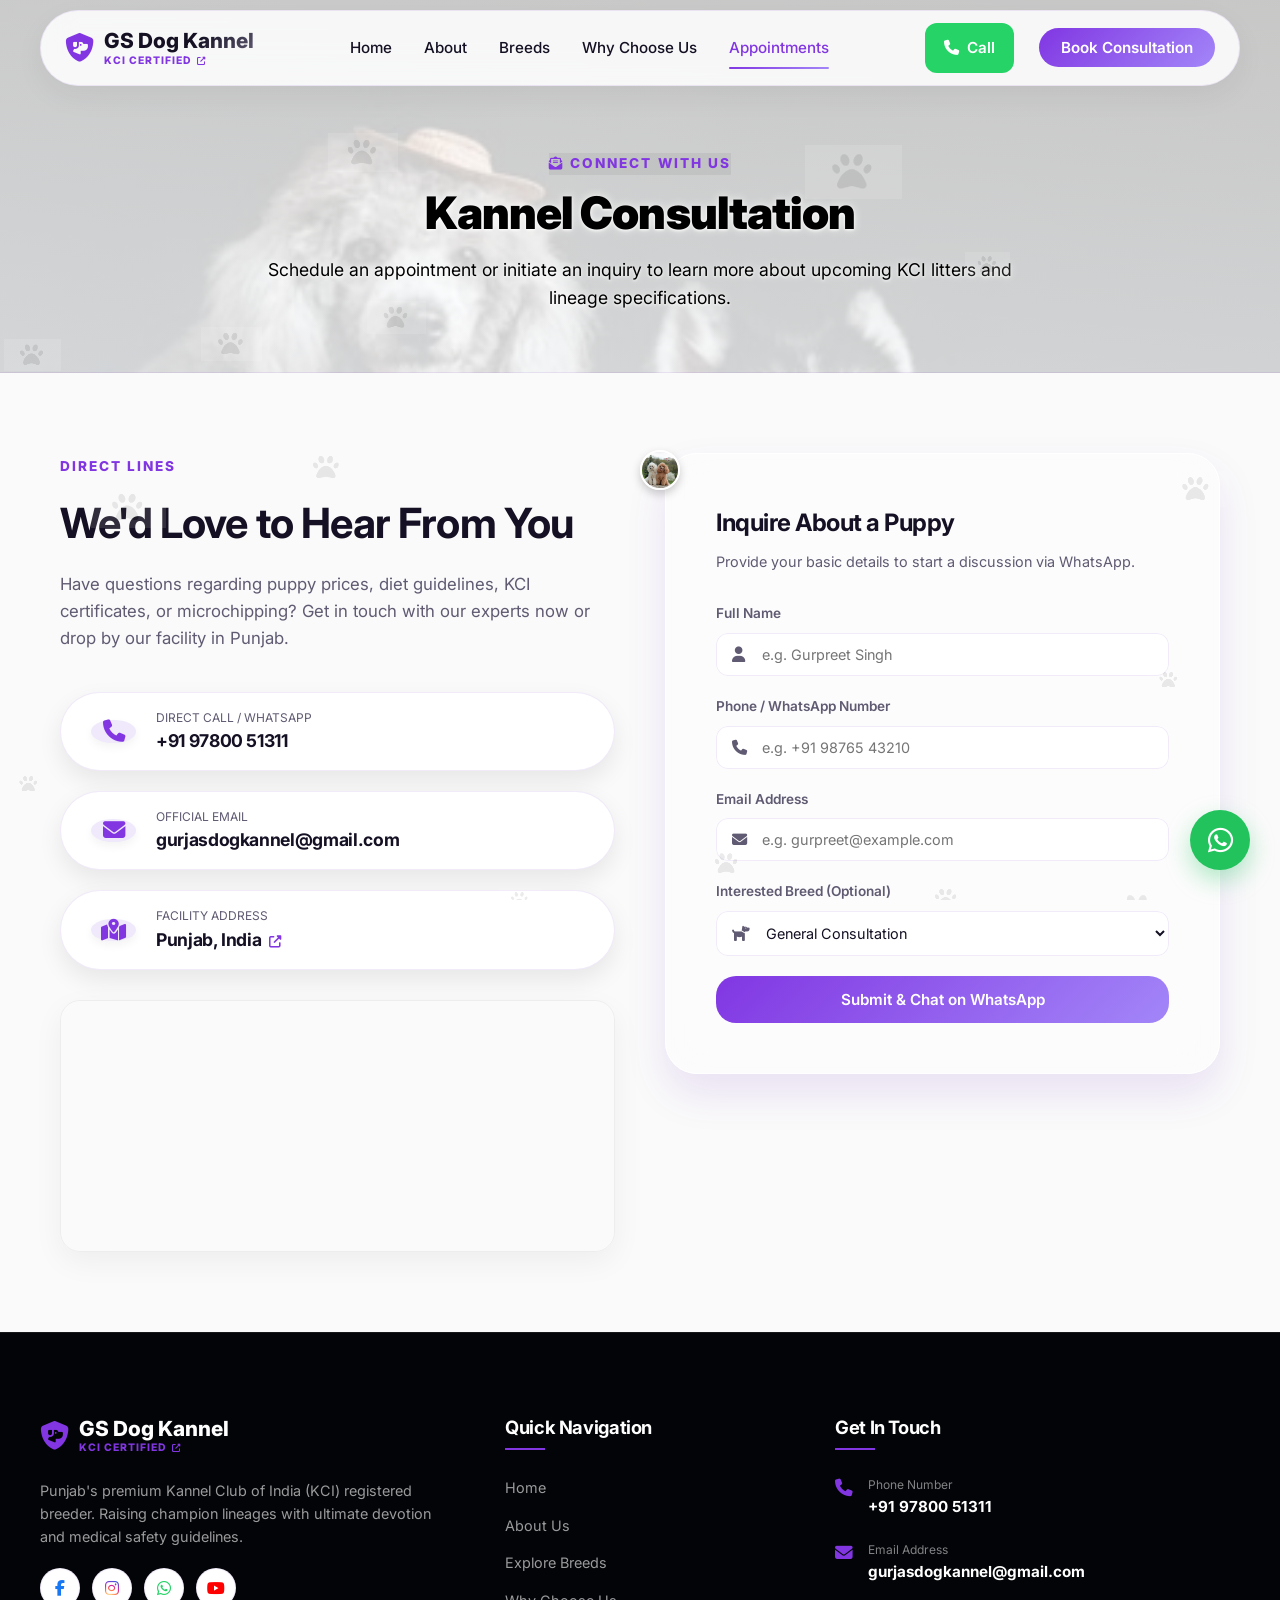
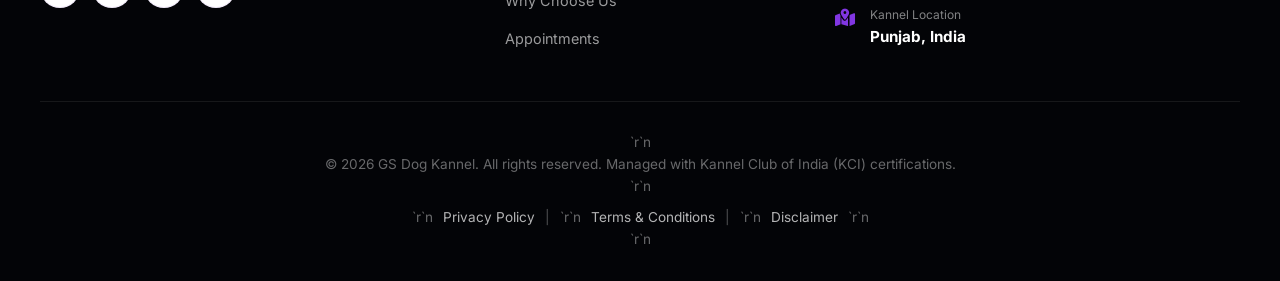
<file: appointments.html>
<!DOCTYPE html>
<html lang="en">
<head>
    <meta charset="UTF-8">
    <meta name="viewport" content="width=device-width, initial-scale=1.0">
    <title>Appointments | GS Dog Kannel</title>
    <meta name="description" content="Get in touch with GS Dog Kannel in Punjab, India. Book a consultation regarding KCI registered puppies, lineage history, and price ranges.">

    <!-- Favicon -->
<link rel="icon" type="image/png" href="/favicon.png">
<link rel="shortcut icon" href="/favicon.png">
<link rel="apple-touch-icon" href="/favicon.png">
    
    <!-- Fonts -->
    <link rel="preconnect" href="https://fonts.googleapis.com">
    <link rel="preconnect" href="https://fonts.gstatic.com" crossorigin>
    <link href="https://fonts.googleapis.com/css2?family=Inter:wght@300;400;500;600;700&family=Playfair+Display:ital,wght@0,400..900;1,400..900&display=swap" rel="stylesheet">
    
    <!-- FontAwesome for Icons -->
    <link rel="stylesheet" href="https://cdnjs.cloudflare.com/ajax/libs/font-awesome/6.4.0/css/all.min.css">
    
    <!-- Stylesheet -->
    <link rel="stylesheet" href="index.css">
</head>
<body>

    <!-- Header Navigation -->
    <header class="main-header scrolled" id="header">
        <div class="header-container">
            <a href="index.html" class="logo">
                <span class="logo-icon"><i class="fa-solid fa-shield-dog"></i></span>
                <div style="display: flex; flex-direction: column; line-height: 1.1;"><span class="logo-text">GS Dog Kannel</span><span style="font-size: 0.65rem; color: var(--clr-primary); font-weight: 800; text-transform: uppercase; letter-spacing: 1px; margin-top: 2px; cursor: pointer;" onclick="window.open('https://www.kennelclubofindia.org/', '_blank'); event.preventDefault();">KCI Certified <i class="fa-solid fa-up-right-from-square" style="font-size: 0.8em; margin-left: 2px;"></i></span></div>
            </a>
            
            <nav class="nav-menu" id="navMenu">
                <a href="index.html" class="nav-link">Home</a>
                <a href="about.html" class="nav-link">About</a>
                <a href="breeds.html" class="nav-link">Breeds</a>
                <a href="why-choose-us.html" class="nav-link">Why Choose Us</a>
                <a href="appointments.html" class="nav-link active">Appointments</a>
            </nav>
            
            <div class="header-actions">
                <a href="tel:+919780051311" class="btn" style="background-color: #25D366; color: white; border: none; margin-right: 10px; padding: 0.8rem 1.2rem; font-weight: 600;"><i class="fa-solid fa-phone"></i> Call</a>
                <button class="btn btn-primary" id="btnBookConsultationTop">Book Consultation</button>
                <button class="mobile-nav-toggle" id="mobileNavToggle" aria-label="Toggle Navigation Menu">
                    <i class="fa-solid fa-bars"></i>
                </button>
            </div>
        </div>
    </header>

    <!-- Page Header Hero -->
    <section class="page-hero-section" id="consultation-hero">
        <div class="page-hero-overlay"></div>
        <div class="page-hero-container">
            <span class="section-tag"><i class="fa-solid fa-envelope-open-text"></i> Connect With Us</span>
            <h1 class="page-title">Kannel Consultation</h1>
            <p class="page-subtitle">Schedule an appointment or initiate an inquiry to learn more about upcoming KCI litters and lineage specifications.</p>
        </div>
    </section>

    <!-- Contact Details & Embedded Form Section -->
    <section class="contact-details-section">
        <div class="contact-page-container">
            <!-- Contact Card Details -->
            <div class="contact-info-panel">
                <span class="section-tag">Direct Lines</span>
                <h2 class="section-title text-left">We'd Love to Hear From You</h2>
                <p class="contact-intro-text">Have questions regarding puppy prices, diet guidelines, KCI certificates, or microchipping? Get in touch with our experts now or drop by our facility in Punjab.</p>
                
                <div class="contact-cards-grid">
                    <div class="info-card">
                        <div class="info-card-icon"><i class="fa-solid fa-phone"></i></div>
                        <div class="info-card-text">
                            <span>Direct Call / WhatsApp</span>
                            <h4><a href="tel:+919780051311">+91 97800 51311</a></h4>
                        </div>
                    </div>

                    <div class="info-card">
                        <div class="info-card-icon"><i class="fa-solid fa-envelope"></i></div>
                        <div class="info-card-text">
                            <span>Official Email</span>
                            <h4><a href="mailto:gurjasdogkannel@gmail.com">gurjasdogkannel@gmail.com</a></h4>
                        </div>
                    </div>

                    <div class="info-card">
                        <div class="info-card-icon"><i class="fa-solid fa-map-location-dot"></i></div>
                        <div class="info-card-text">
                            <span>Facility Address</span>
                            <h4><a href="https://maps.app.goo.gl/3R7skZ1B4tzSLsJz9?g_st=ic" target="_blank" rel="noopener">Punjab, India <i class="fa-solid fa-up-right-from-square" style="font-size: 0.7em; margin-left: 4px; color: var(--clr-primary);"></i></a></h4>
                        </div>
                    </div>
                </div>
                <!-- Google Maps Embed -->
                <div class="map-container" style="margin-top: 30px; border-radius: 20px; overflow: hidden; box-shadow: 0 10px 30px rgba(0,0,0,0.05); border: 1px solid rgba(0,0,0,0.05);">
                    <iframe src="https://www.google.com/maps/embed?pb=!1m18!1m12!1m3!1d1752202.9461582236!2d74.19509204097486!3d31.00282061298462!2m3!1f0!2f0!3f0!3m2!1i1024!2i768!4f13.1!3m3!1m2!1s0x391964aa569e7355%3A0x8fbd263103a38861!2sPunjab!5e0!3m2!1sen!2sin!4v1707000000000!5m2!1sen!2sin" width="100%" height="250" style="border:0; display: block;" allowfullscreen="" loading="lazy" referrerpolicy="no-referrer-when-downgrade"></iframe>
                </div>
            </div>

            <!-- Embedded Form Card -->
            <div class="contact-form-panel">
                <div class="form-card-wrapper">
                    <h3>Inquire About a Puppy</h3>
                    <p>Provide your basic details to start a discussion via WhatsApp.</p>
                    <form class="modal-form" id="contactPageForm">
                        <div class="form-group">
                            <label for="contactName">Full Name</label>
                            <div class="input-wrapper">
                                <i class="fa-solid fa-user"></i>
                                <input type="text" id="contactName" placeholder="e.g. Gurpreet Singh" required>
                            </div>
                        </div>
                        <div class="form-group">
                            <label for="contactPhone">Phone / WhatsApp Number</label>
                            <div class="input-wrapper">
                                <i class="fa-solid fa-phone"></i>
                                <input type="tel" id="contactPhone" placeholder="e.g. +91 98765 43210" required>
                            </div>
                        </div>
                        <div class="form-group">
                            <label for="contactEmail">Email Address</label>
                            <div class="input-wrapper">
                                <i class="fa-solid fa-envelope"></i>
                                <input type="email" id="contactEmail" placeholder="e.g. gurpreet@example.com" required>
                            </div>
                        </div>
                        <div class="form-group">
                            <label for="contactBreed">Interested Breed (Optional)</label>
                            <div class="input-wrapper">
                                <i class="fa-solid fa-dog"></i>
                                <select id="contactBreed">
                                    <option value="General Inquiry">General Consultation</option>
                                    <option value="Alaskan Malamute">Alaskan Malamute</option>
                                    <option value="Beagle">Beagle</option>
                                    <option value="Black Pug">Black Pug</option>
                                    <option value="Boxer">Boxer</option>
                                    <option value="Cane Corso">Cane Corso</option>
                                    <option value="Cocker Spaniel">Cocker Spaniel</option>
                                    <option value="Doberman Pinscher">Doberman Pinscher</option>
                                    <option value="Dogo Argentino">Dogo Argentino</option>
                                    <option value="English Mastiff">English Mastiff</option>
                                    <option value="French Bulldog">French Bulldog</option>
                                    <option value="German Shepherd">German Shepherd</option>
                                    <option value="Golden Retriever">Golden Retriever</option>
                                    <option value="Labrador Retriever">Labrador Retriever</option>
                                    <option value="Maltese">Maltese</option>
                                    <option value="Maltipoo">Maltipoo</option>
                                    <option value="Neapolitan Mastiff">Neapolitan Mastiff</option>
                                    <option value="Poodle">Poodle</option>
                                    <option value="Pug">Pug</option>
                                    <option value="Rottweiler">Rottweiler</option>
                                    <option value="Shih Tzu">Shih Tzu</option>
                                    <option value="Siberian Husky">Siberian Husky</option>
                                    <option value="Tibetan Mastiff">Tibetan Mastiff</option>
                                    <option value="Toy Pomeranian">Toy Pomeranian</option>
                                </select>
                            </div>
                        </div>
                        <button type="submit" class="btn btn-primary btn-full">Submit & Chat on WhatsApp</button>
                    </form>
                </div>
            </div>
        </div>
    </section>

    <!-- Footer Section -->
    <footer class="site-footer" id="contact">
        <div class="footer-container">
            <div class="footer-brand">
                <a href="index.html" class="footer-logo">
                    <span class="logo-icon"><i class="fa-solid fa-shield-dog"></i></span>
                    <div style="display: flex; flex-direction: column; line-height: 1.1;"><span class="logo-text">GS Dog Kannel</span><span style="font-size: 0.65rem; color: var(--clr-primary); font-weight: 800; text-transform: uppercase; letter-spacing: 1px; margin-top: 2px; cursor: pointer;" onclick="window.open('https://www.kennelclubofindia.org/', '_blank'); event.preventDefault();">KCI Certified <i class="fa-solid fa-up-right-from-square" style="font-size: 0.8em; margin-left: 2px;"></i></span></div>
                </a>
                <p class="brand-desc">Punjab's premium Kannel Club of India (KCI) registered breeder. Raising champion lineages with ultimate devotion and medical safety guidelines.</p>
                <div class="social-links">
                    <a href="https://www.facebook.com/people/G-S-Pets/100076706312508/" class="social-link" target="_blank" rel="noopener" aria-label="Facebook"><i class="fa-brands fa-facebook-f"></i></a>
                    <a href="https://www.instagram.com/pets_gs/" class="social-link" target="_blank" rel="noopener" aria-label="Instagram"><i class="fa-brands fa-instagram"></i></a>
                    <a href="https://wa.me/919780051311" class="social-link" target="_blank" rel="noopener" aria-label="WhatsApp"><i class="fa-brands fa-whatsapp"></i></a>
                    <a href="https://youtube.com/@gsdogkennel-u6u?si=juVTR_UXHDhjOwBA" class="social-link" target="_blank" rel="noopener" aria-label="YouTube"><i class="fa-brands fa-youtube"></i></a>
                </div>
            </div>
            
            <div class="footer-links">
                <h3>Quick Navigation</h3>
                <ul class="links-list">
                    <li><a href="index.html">Home</a></li>
                    <li><a href="about.html">About Us</a></li>
                    <li><a href="breeds.html">Explore Breeds</a></li>
                    <li><a href="why-choose-us.html">Why Choose Us</a></li>
                    <li><a href="appointments.html">Appointments</a></li>
                </ul>
            </div>
            
            <div class="footer-contact">
                <h3>Get In Touch</h3>
                <ul class="contact-list">
                    <li>
                        <i class="fa-solid fa-phone"></i>
                        <div>
                            <span>Phone Number</span>
                            <strong><a href="tel:+919780051311">+91 97800 51311</a></strong>
                        </div>
                    </li>
                    <li>
                        <i class="fa-solid fa-envelope"></i>
                        <div>
                            <span>Email Address</span>
                            <strong><a href="mailto:gurjasdogkannel@gmail.com">gurjasdogkannel@gmail.com</a></strong>
                        </div>
                    </li>
                    <li>
                        <i class="fa-solid fa-map-location-dot"></i>
                        <div>
                            <span>Kannel Location</span>
                            <strong>Punjab, India</strong>
                        </div>
                    </li>
                </ul>
            </div>
        </div>
        
        <div class="footer-bottom">`r`n            <p>&copy; 2026 GS Dog Kannel. All rights reserved. Managed with Kannel Club of India (KCI) certifications.</p>`r`n            <div class="legal-links" style="margin-top: 10px; font-size: 0.85rem; text-align: center; display: flex; justify-content: center; flex-wrap: wrap; gap: 10px;">`r`n                <a href="privacy.html" style="color: rgba(255,255,255,0.7); text-decoration: none;">Privacy Policy</a> <span style="color: rgba(255,255,255,0.3);">|</span>`r`n                <a href="terms.html" style="color: rgba(255,255,255,0.7); text-decoration: none;">Terms &amp; Conditions</a> <span style="color: rgba(255,255,255,0.3);">|</span>`r`n                <a href="disclaimer.html" style="color: rgba(255,255,255,0.7); text-decoration: none;">Disclaimer</a>`r`n            </div>`r`n        </div>
    </footer>

    <!-- Book Consultation Modal Overlay -->
    <div class="modal-overlay" id="consultationModal">
        <div class="modal-card">
            <button class="modal-close" id="modalCloseBtn" aria-label="Close Modal">&times;</button>
            <div class="modal-header">
                <i class="fa-solid fa-paw modal-paw-icon"></i>
                <h2>Book Kannel Consultation</h2>
                <p>Submit your details to chat with our breeding experts regarding availability and lineage history.</p>
            </div>
            <form class="modal-form" id="consultationForm">
                <div class="form-group">
                    <label for="clientName">Full Name</label>
                    <div class="input-wrapper">
                        <i class="fa-solid fa-user"></i>
                        <input type="text" id="clientName" placeholder="e.g. Gurpreet Singh" required>
                    </div>
                </div>
                <div class="form-group">
                    <label for="clientPhone">Phone / WhatsApp Number</label>
                    <div class="input-wrapper">
                        <i class="fa-solid fa-phone"></i>
                        <input type="tel" id="clientPhone" placeholder="e.g. +91 98765 43210" required>
                    </div>
                </div>
                <div class="form-group">
                    <label for="clientEmail">Email Address</label>
                    <div class="input-wrapper">
                        <i class="fa-solid fa-envelope"></i>
                        <input type="email" id="clientEmail" placeholder="e.g. gurpreet@example.com" required>
                    </div>
                </div>
                <div class="form-group">
                    <label for="selectedBreed">Interested Breed (Optional)</label>
                    <div class="input-wrapper">
                        <i class="fa-solid fa-dog"></i>
                        <select id="selectedBreed">
                            <option value="General Inquiry">General Consultation</option>
                            <option value="Alaskan Malamute">Alaskan Malamute</option>
                            <option value="Beagle">Beagle</option>
                            <option value="Black Pug">Black Pug</option>
                            <option value="Boxer">Boxer</option>
                            <option value="Cane Corso">Cane Corso</option>
                            <option value="Cocker Spaniel">Cocker Spaniel</option>
                            <option value="Doberman Pinscher">Doberman Pinscher</option>
                            <option value="Dogo Argentino">Dogo Argentino</option>
                            <option value="English Mastiff">English Mastiff</option>
                            <option value="French Bulldog">French Bulldog</option>
                            <option value="German Shepherd">German Shepherd</option>
                            <option value="Golden Retriever">Golden Retriever</option>
                            <option value="Labrador Retriever">Labrador Retriever</option>
                            <option value="Maltese">Maltese</option>
                            <option value="Maltipoo">Maltipoo</option>
                            <option value="Neapolitan Mastiff">Neapolitan Mastiff</option>
                            <option value="Poodle">Poodle</option>
                            <option value="Pug">Pug</option>
                            <option value="Rottweiler">Rottweiler</option>
                            <option value="Shih Tzu">Shih Tzu</option>
                            <option value="Siberian Husky">Siberian Husky</option>
                            <option value="Tibetan Mastiff">Tibetan Mastiff</option>
                            <option value="Toy Pomeranian">Toy Pomeranian</option>
                        </select>
                    </div>
                </div>
                <button type="submit" class="btn btn-primary btn-full">Submit & Chat on WhatsApp</button>
            </form>
        </div>
    </div>

    <!-- Floating WhatsApp Widget -->
    <a href="https://wa.me/919780051311?text=Hi%20GS%20Dog%20Kannel,%20I%27m%20visiting%20your%20website%20and%20want%20to%20know%20more." class="whatsapp-floating-widget" target="_blank" rel="noopener" aria-label="Chat on WhatsApp">
        <i class="fa-brands fa-whatsapp"></i>
        <span class="tooltip-text">Chat with us</span>
    </a>

    <!-- Interactive script -->
    <script src="index.js"></script>
</body>
</html>
</file>
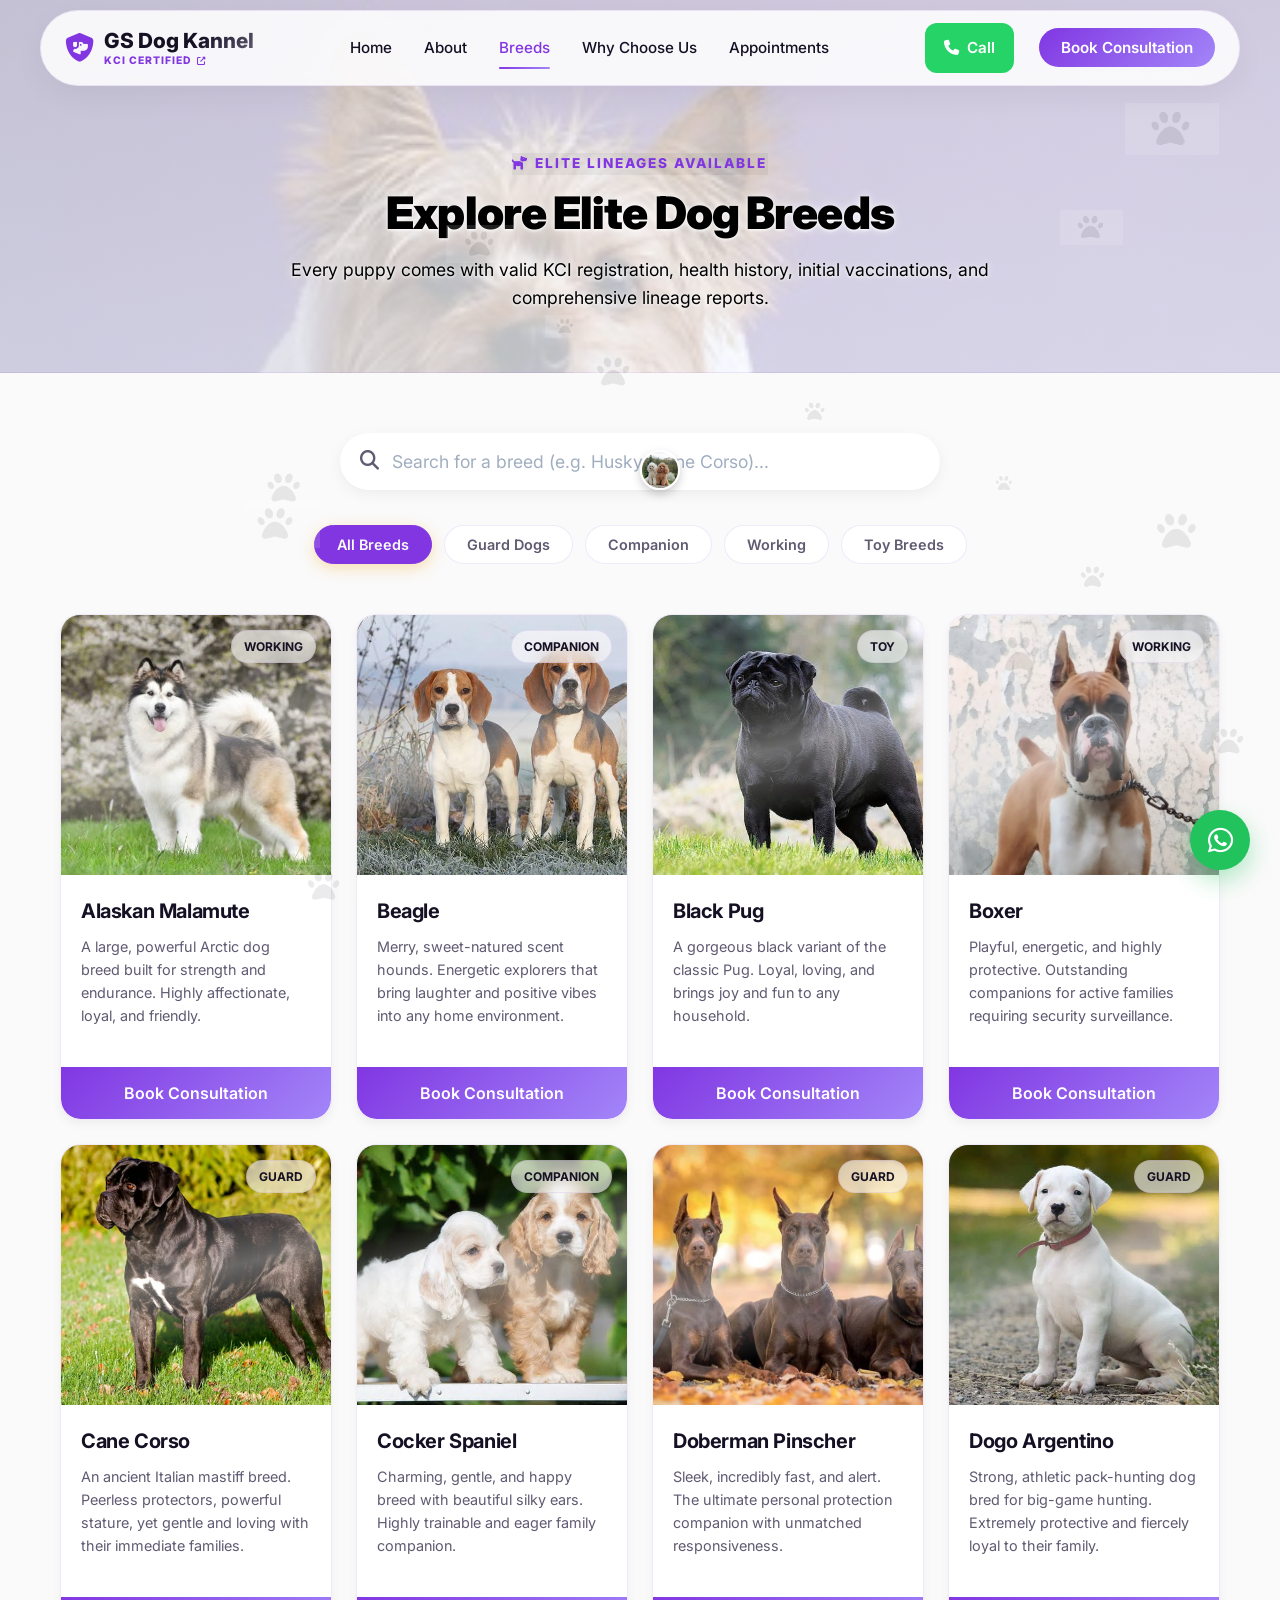
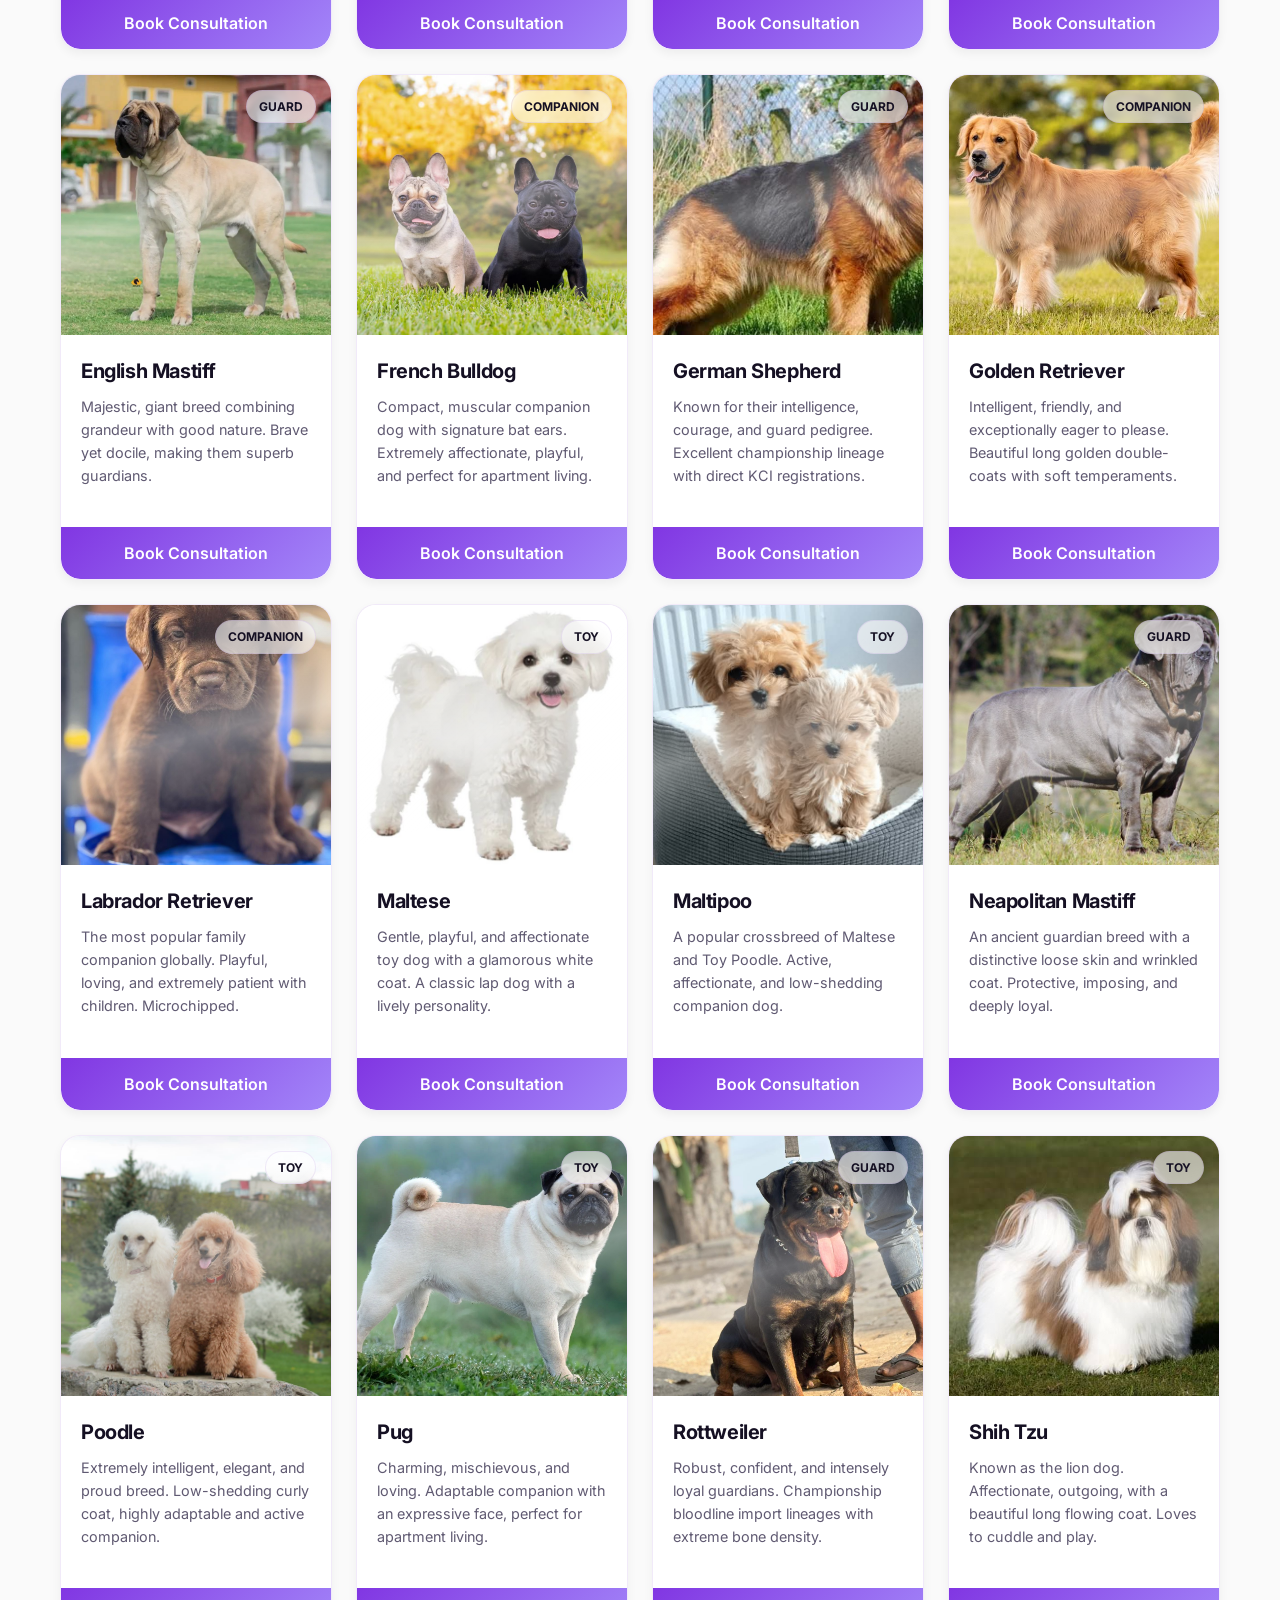
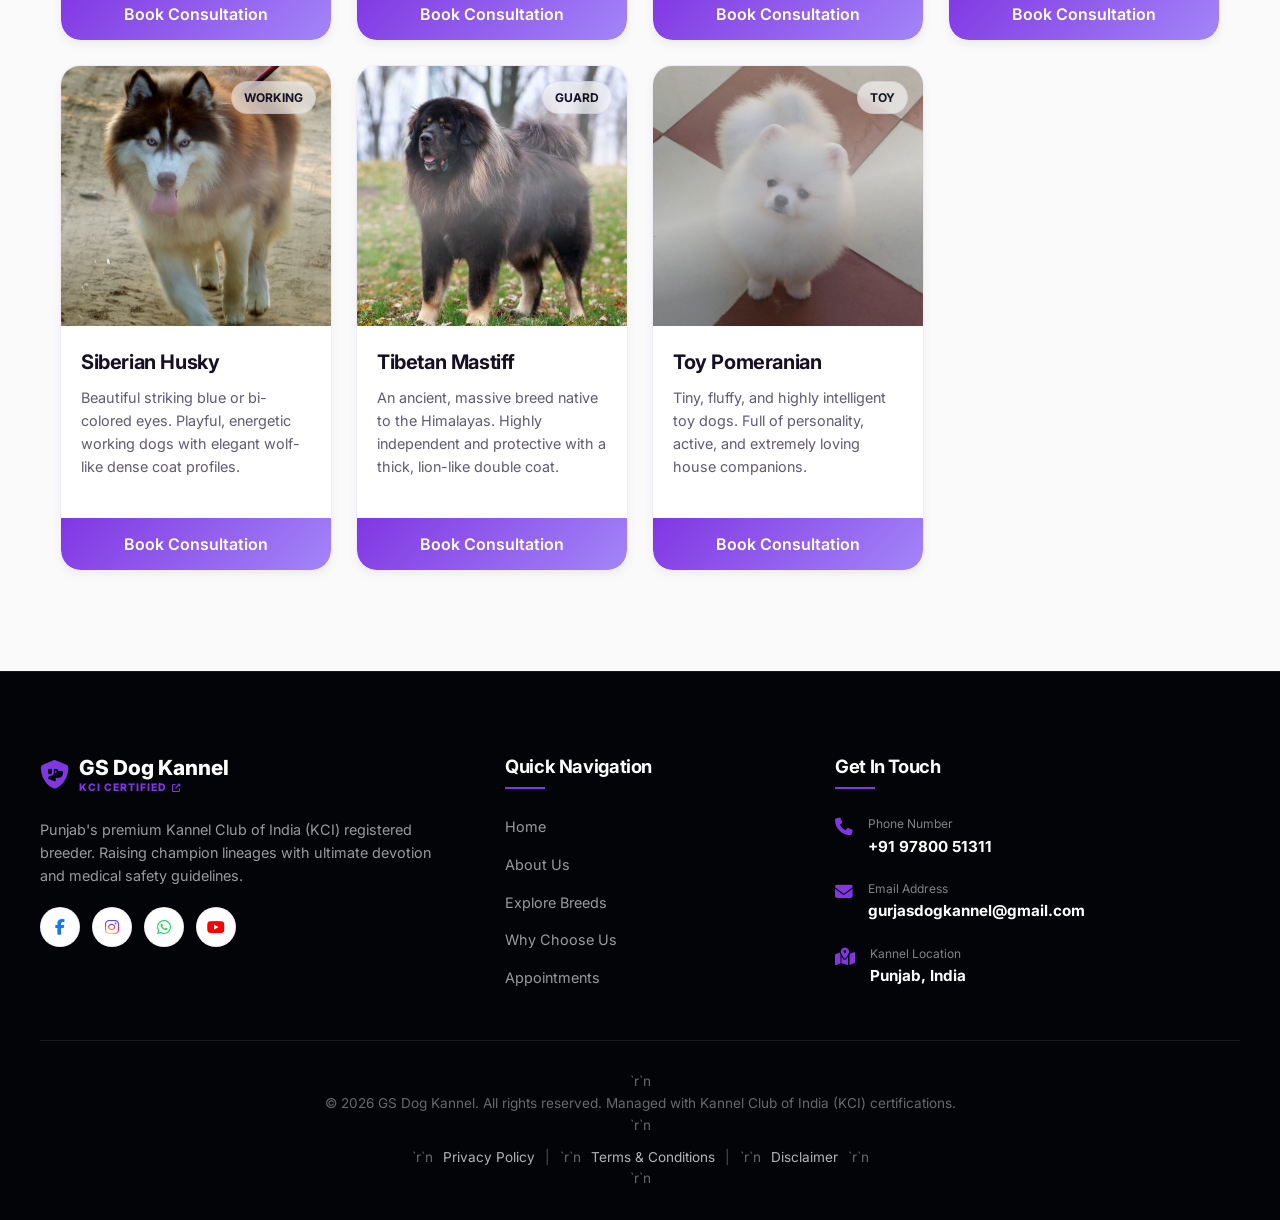
<file: breeds.html>
<!DOCTYPE html>
<html lang="en">
<head>
    <meta charset="UTF-8">
    <meta name="viewport" content="width=device-width, initial-scale=1.0">
    <title>Explore Our Breeds | GS Dog Kannel</title>
    <meta name="description" content="View our KCI registered dog breeds in Punjab, India. German Shepherds, Rottweilers, Cane Corsos, Golden Retrievers, Labradors, and toy breeds.">

    <!-- Favicon -->
<link rel="icon" type="image/png" href="/favicon.png">
<link rel="shortcut icon" href="/favicon.png">
<link rel="apple-touch-icon" href="/favicon.png">
    
    <!-- Fonts -->
    <link rel="preconnect" href="https://fonts.googleapis.com">
    <link rel="preconnect" href="https://fonts.gstatic.com" crossorigin>
    <link href="https://fonts.googleapis.com/css2?family=Inter:wght@300;400;500;600;700&family=Playfair+Display:ital,wght@0,400..900;1,400..900&display=swap" rel="stylesheet">
    
    <!-- FontAwesome for Icons -->
    <link rel="stylesheet" href="https://cdnjs.cloudflare.com/ajax/libs/font-awesome/6.4.0/css/all.min.css">
    
    <!-- Stylesheet -->
    <link rel="stylesheet" href="index.css">
</head>
<body>

    <!-- Header Navigation -->
    <header class="main-header scrolled" id="header">
        <div class="header-container">
            <a href="index.html" class="logo">
                <span class="logo-icon"><i class="fa-solid fa-shield-dog"></i></span>
                <div style="display: flex; flex-direction: column; line-height: 1.1;"><span class="logo-text">GS Dog Kannel</span><span style="font-size: 0.65rem; color: var(--clr-primary); font-weight: 800; text-transform: uppercase; letter-spacing: 1px; margin-top: 2px; cursor: pointer;" onclick="window.open('https://www.kennelclubofindia.org/', '_blank'); event.preventDefault();">KCI Certified <i class="fa-solid fa-up-right-from-square" style="font-size: 0.8em; margin-left: 2px;"></i></span></div>
            </a>
            
            <nav class="nav-menu" id="navMenu">
                <a href="index.html" class="nav-link">Home</a>
                <a href="about.html" class="nav-link">About</a>
                <a href="breeds.html" class="nav-link active">Breeds</a>
                <a href="why-choose-us.html" class="nav-link">Why Choose Us</a>
                <a href="appointments.html" class="nav-link">Appointments</a>
            </nav>
            
            <div class="header-actions">
                <a href="tel:+919780051311" class="btn" style="background-color: #25D366; color: white; border: none; margin-right: 10px; padding: 0.8rem 1.2rem; font-weight: 600;"><i class="fa-solid fa-phone"></i> Call</a>
                <button class="btn btn-primary" id="btnBookConsultationTop">Book Consultation</button>
                <button class="mobile-nav-toggle" id="mobileNavToggle" aria-label="Toggle Navigation Menu">
                    <i class="fa-solid fa-bars"></i>
                </button>
            </div>
        </div>
    </header>

    <!-- Page Header Hero -->
    <section class="page-hero-section" id="breeds-hero">
        <div class="page-hero-overlay"></div>
        <div class="page-hero-container">
            <span class="section-tag"><i class="fa-solid fa-dog"></i> Elite Lineages Available</span>
            <h1 class="page-title">Explore Elite Dog Breeds</h1>
            <p class="page-subtitle">Every puppy comes with valid KCI registration, health history, initial vaccinations, and comprehensive lineage reports.</p>
        </div>
    </section>

    <!-- Breeds Section -->
    <section class="breeds-section" id="breeds" style="padding-top: 60px;">
        <div class="section-header">
            <!-- Breed Filter Tabs -->
                        <!-- Professional Search Bar -->
            <div class="search-container">
                <div class="search-box">
                    <i class="fa-solid fa-magnifying-glass search-icon"></i>
                    <input type="text" id="breedSearchInput" class="search-input" placeholder="Search for a breed (e.g. Husky, Cane Corso)..." autocomplete="off">
                </div>
            </div>
            
            <!-- Breed Filter Tabs -->
            <div class="filter-tabs" id="filterTabs">
                <button class="filter-btn active" data-filter="all">All Breeds</button>
                <button class="filter-btn" data-filter="guard">Guard Dogs</button>
                <button class="filter-btn" data-filter="companion">Companion</button>
                <button class="filter-btn" data-filter="working">Working</button>
                <button class="filter-btn" data-filter="toy">Toy Breeds</button>
            </div>
        </div>

        <!-- Breeds Grid Container (Populated via index.js) -->
        <div class="breeds-grid" id="breedsGrid">
            <!-- Dynamically loaded cards -->
        </div>
    </section>

    <!-- Footer Section -->
    <footer class="site-footer" id="contact">
        <div class="footer-container">
            <div class="footer-brand">
                <a href="index.html" class="footer-logo">
                    <span class="logo-icon"><i class="fa-solid fa-shield-dog"></i></span>
                    <div style="display: flex; flex-direction: column; line-height: 1.1;"><span class="logo-text">GS Dog Kannel</span><span style="font-size: 0.65rem; color: var(--clr-primary); font-weight: 800; text-transform: uppercase; letter-spacing: 1px; margin-top: 2px; cursor: pointer;" onclick="window.open('https://www.kennelclubofindia.org/', '_blank'); event.preventDefault();">KCI Certified <i class="fa-solid fa-up-right-from-square" style="font-size: 0.8em; margin-left: 2px;"></i></span></div>
                </a>
                <p class="brand-desc">Punjab's premium Kannel Club of India (KCI) registered breeder. Raising champion lineages with ultimate devotion and medical safety guidelines.</p>
                <div class="social-links">
                    <a href="https://www.facebook.com/people/G-S-Pets/100076706312508/" class="social-link" target="_blank" rel="noopener" aria-label="Facebook"><i class="fa-brands fa-facebook-f"></i></a>
                    <a href="https://www.instagram.com/pets_gs/" class="social-link" target="_blank" rel="noopener" aria-label="Instagram"><i class="fa-brands fa-instagram"></i></a>
                    <a href="https://wa.me/919780051311" class="social-link" target="_blank" rel="noopener" aria-label="WhatsApp"><i class="fa-brands fa-whatsapp"></i></a>
                    <a href="https://youtube.com/@gsdogkennel-u6u?si=juVTR_UXHDhjOwBA" class="social-link" target="_blank" rel="noopener" aria-label="YouTube"><i class="fa-brands fa-youtube"></i></a>
                </div>
            </div>
            
            <div class="footer-links">
                <h3>Quick Navigation</h3>
                <ul class="links-list">
                    <li><a href="index.html">Home</a></li>
                    <li><a href="about.html">About Us</a></li>
                    <li><a href="breeds.html">Explore Breeds</a></li>
                    <li><a href="why-choose-us.html">Why Choose Us</a></li>
                    <li><a href="appointments.html">Appointments</a></li>
                </ul>
            </div>
            
            <div class="footer-contact">
                <h3>Get In Touch</h3>
                <ul class="contact-list">
                    <li>
                        <i class="fa-solid fa-phone"></i>
                        <div>
                            <span>Phone Number</span>
                            <strong><a href="tel:+919780051311">+91 97800 51311</a></strong>
                        </div>
                    </li>
                    <li>
                        <i class="fa-solid fa-envelope"></i>
                        <div>
                            <span>Email Address</span>
                            <strong><a href="mailto:gurjasdogkannel@gmail.com">gurjasdogkannel@gmail.com</a></strong>
                        </div>
                    </li>
                    <li>
                        <i class="fa-solid fa-map-location-dot"></i>
                        <div>
                            <span>Kannel Location</span>
                            <strong>Punjab, India</strong>
                        </div>
                    </li>
                </ul>
            </div>
        </div>
        
        <div class="footer-bottom">`r`n            <p>&copy; 2026 GS Dog Kannel. All rights reserved. Managed with Kannel Club of India (KCI) certifications.</p>`r`n            <div class="legal-links" style="margin-top: 10px; font-size: 0.85rem; text-align: center; display: flex; justify-content: center; flex-wrap: wrap; gap: 10px;">`r`n                <a href="privacy.html" style="color: rgba(255,255,255,0.7); text-decoration: none;">Privacy Policy</a> <span style="color: rgba(255,255,255,0.3);">|</span>`r`n                <a href="terms.html" style="color: rgba(255,255,255,0.7); text-decoration: none;">Terms &amp; Conditions</a> <span style="color: rgba(255,255,255,0.3);">|</span>`r`n                <a href="disclaimer.html" style="color: rgba(255,255,255,0.7); text-decoration: none;">Disclaimer</a>`r`n            </div>`r`n        </div>
    </footer>

    <!-- Book Consultation Modal Overlay -->
    <div class="modal-overlay" id="consultationModal">
        <div class="modal-card">
            <button class="modal-close" id="modalCloseBtn" aria-label="Close Modal">&times;</button>
            <div class="modal-header">
                <i class="fa-solid fa-paw modal-paw-icon"></i>
                <h2>Book Kannel Consultation</h2>
                <p>Submit your details to chat with our breeding experts regarding availability and lineage history.</p>
            </div>
            <form class="modal-form" id="consultationForm">
                <div class="form-group">
                    <label for="clientName">Full Name</label>
                    <div class="input-wrapper">
                        <i class="fa-solid fa-user"></i>
                        <input type="text" id="clientName" placeholder="e.g. Gurpreet Singh" required>
                    </div>
                </div>
                <div class="form-group">
                    <label for="clientPhone">Phone / WhatsApp Number</label>
                    <div class="input-wrapper">
                        <i class="fa-solid fa-phone"></i>
                        <input type="tel" id="clientPhone" placeholder="e.g. +91 98765 43210" required>
                    </div>
                </div>
                <div class="form-group">
                    <label for="clientEmail">Email Address</label>
                    <div class="input-wrapper">
                        <i class="fa-solid fa-envelope"></i>
                        <input type="email" id="clientEmail" placeholder="e.g. gurpreet@example.com" required>
                    </div>
                </div>
                <div class="form-group">
                    <label for="selectedBreed">Interested Breed (Optional)</label>
                    <div class="input-wrapper">
                        <i class="fa-solid fa-dog"></i>
                        <select id="selectedBreed">
                            <option value="General Inquiry">General Consultation</option>
                            <option value="Alaskan Malamute">Alaskan Malamute</option>
                            <option value="Beagle">Beagle</option>
                            <option value="Black Pug">Black Pug</option>
                            <option value="Boxer">Boxer</option>
                            <option value="Cane Corso">Cane Corso</option>
                            <option value="Cocker Spaniel">Cocker Spaniel</option>
                            <option value="Doberman Pinscher">Doberman Pinscher</option>
                            <option value="Dogo Argentino">Dogo Argentino</option>
                            <option value="English Mastiff">English Mastiff</option>
                            <option value="French Bulldog">French Bulldog</option>
                            <option value="German Shepherd">German Shepherd</option>
                            <option value="Golden Retriever">Golden Retriever</option>
                            <option value="Labrador Retriever">Labrador Retriever</option>
                            <option value="Maltese">Maltese</option>
                            <option value="Maltipoo">Maltipoo</option>
                            <option value="Neapolitan Mastiff">Neapolitan Mastiff</option>
                            <option value="Poodle">Poodle</option>
                            <option value="Pug">Pug</option>
                            <option value="Rottweiler">Rottweiler</option>
                            <option value="Shih Tzu">Shih Tzu</option>
                            <option value="Siberian Husky">Siberian Husky</option>
                            <option value="Tibetan Mastiff">Tibetan Mastiff</option>
                            <option value="Toy Pomeranian">Toy Pomeranian</option>
                        </select>
                    </div>
                </div>
                <button type="submit" class="btn btn-primary btn-full">Submit & Chat on WhatsApp</button>
            </form>
        </div>
    </div>

    <!-- Floating WhatsApp Widget -->
    <a href="https://wa.me/919780051311?text=Hi%20GS%20Dog%20Kannel,%20I%27m%20visiting%20your%20website%20and%20want%20to%20know%20more." class="whatsapp-floating-widget" target="_blank" rel="noopener" aria-label="Chat on WhatsApp">
        <i class="fa-brands fa-whatsapp"></i>
        <span class="tooltip-text">Chat with us</span>
    </a>

    <!-- Interactive script -->
    <script src="index.js"></script>
</body>
</html>
</file>
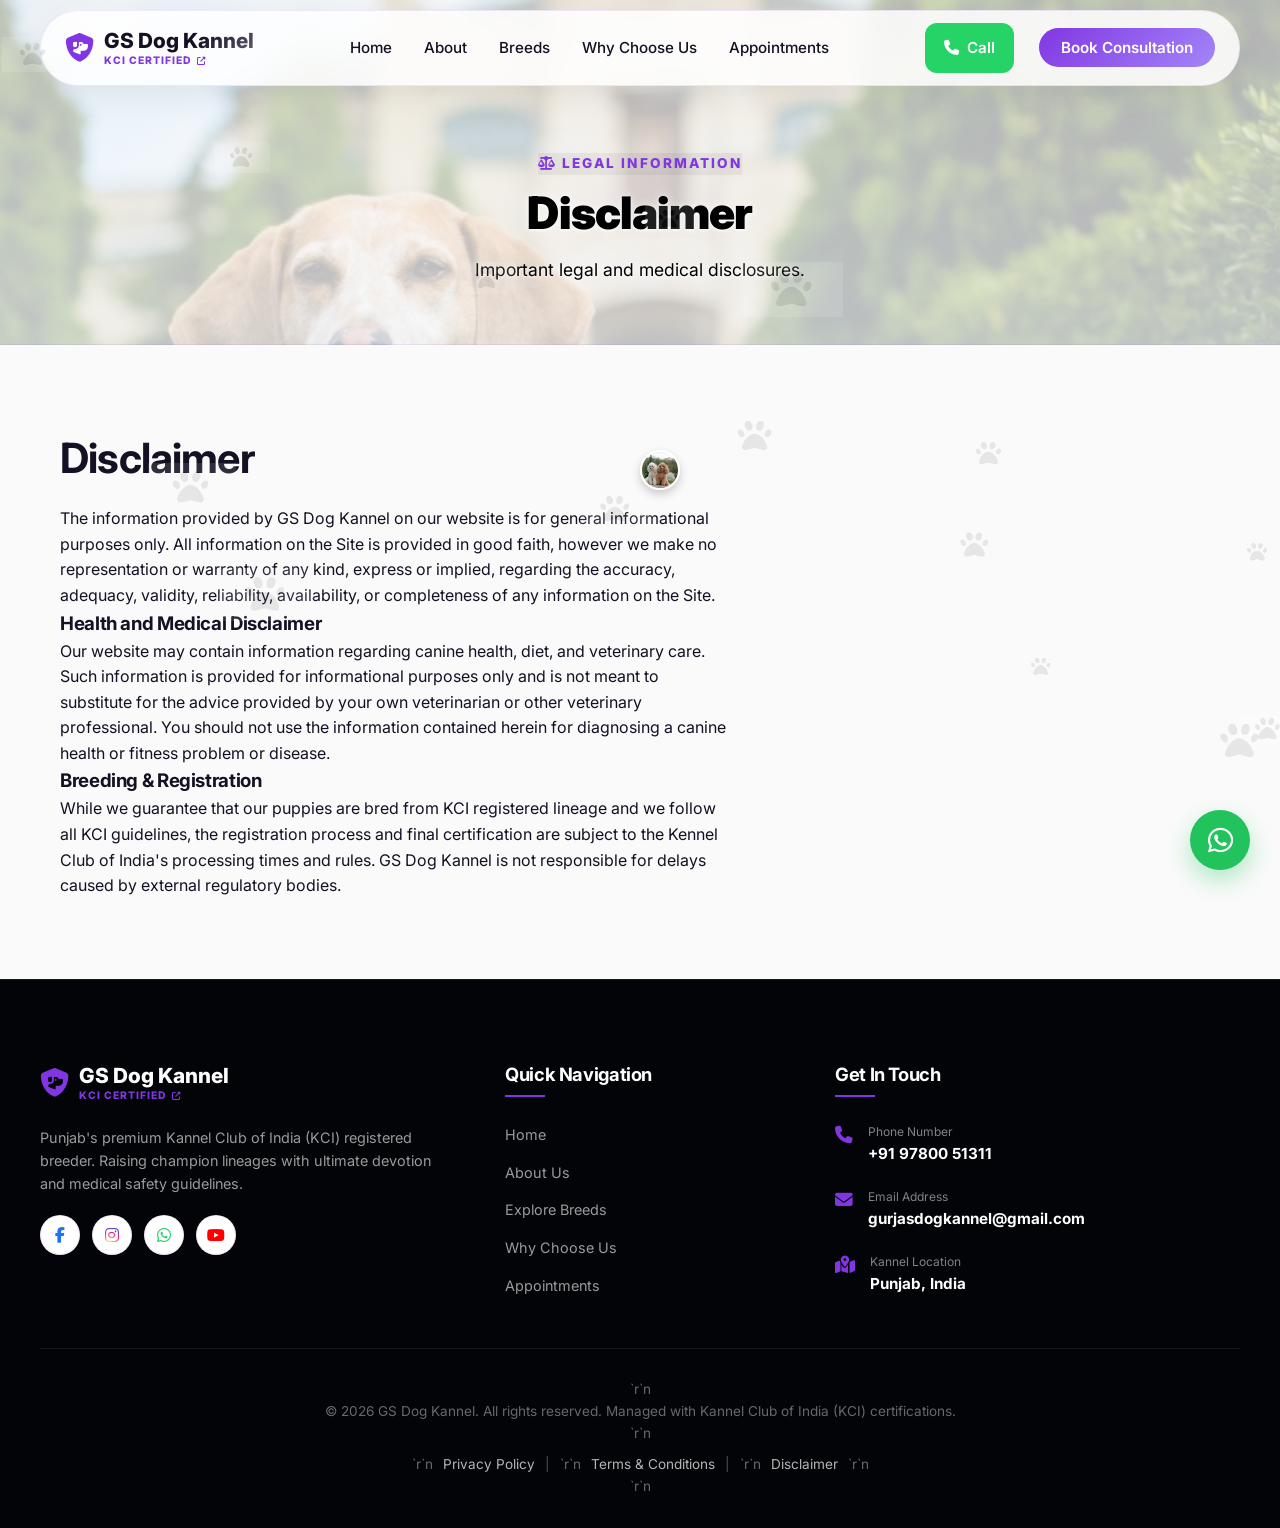
<file: disclaimer.html>
<!DOCTYPE html>
<html lang="en">
<head>
    <meta charset="UTF-8">
    <meta name="viewport" content="width=device-width, initial-scale=1.0">
    <title>Disclaimer | GS Dog Kannel</title>
    <meta name="description" content="Learn about GS Dog Kannel, our legacy of over 20 years breeding KCI-registered championship lineage dogs in Punjab, India.">
    
    <!-- Fonts -->
    <link rel="preconnect" href="https://fonts.googleapis.com">
    <link rel="preconnect" href="https://fonts.gstatic.com" crossorigin>
    <link href="https://fonts.googleapis.com/css2?family=Inter:wght@300;400;500;600;700&family=Playfair+Display:ital,wght@0,400..900;1,400..900&display=swap" rel="stylesheet">
    
    <!-- FontAwesome for Icons -->
    <link rel="stylesheet" href="https://cdnjs.cloudflare.com/ajax/libs/font-awesome/6.4.0/css/all.min.css">
    
    <!-- Stylesheet -->
    <link rel="stylesheet" href="index.css">
</head>
<body>

    <!-- Header Navigation -->
    <header class="main-header scrolled" id="header">
        <div class="header-container">
            <a href="index.html" class="logo">
                <span class="logo-icon"><i class="fa-solid fa-shield-dog"></i></span>
                <div style="display: flex; flex-direction: column; line-height: 1.1;"><span class="logo-text">GS Dog Kannel</span><span style="font-size: 0.65rem; color: var(--clr-primary); font-weight: 800; text-transform: uppercase; letter-spacing: 1px; margin-top: 2px; cursor: pointer;" onclick="window.open('https://www.kennelclubofindia.org/', '_blank'); event.preventDefault();">KCI Certified <i class="fa-solid fa-up-right-from-square" style="font-size: 0.8em; margin-left: 2px;"></i></span></div>
            </a>
            
            <nav class="nav-menu" id="navMenu">
                <a href="index.html" class="nav-link">Home</a>
                <a href="about.html" class="nav-link">About</a>
                <a href="breeds.html" class="nav-link">Breeds</a>
                <a href="why-choose-us.html" class="nav-link">Why Choose Us</a>
                <a href="appointments.html" class="nav-link">Appointments</a>
            </nav>
            
            <div class="header-actions">
                <a href="tel:+919780051311" class="btn" style="background-color: #25D366; color: white; border: none; margin-right: 10px; padding: 0.8rem 1.2rem; font-weight: 600;"><i class="fa-solid fa-phone"></i> Call</a>
                <button class="btn btn-primary" id="btnBookConsultationTop">Book Consultation</button>
                <button class="mobile-nav-toggle" id="mobileNavToggle" aria-label="Toggle Navigation Menu">
                    <i class="fa-solid fa-bars"></i>
                </button>
            </div>
        </div>
    </header>

    <!-- Page Header Hero -->
    <section class="page-hero-section" id="about-hero">
        <div class="page-hero-overlay"></div>
        <div class="page-hero-container">
            <span class="section-tag"><i class="fa-solid fa-scale-balanced"></i> Legal Information</span>
            <h1 class="page-title">Disclaimer</h1>
            <p class="page-subtitle">Important legal and medical disclosures.</p>
        </div>
    </section>

    <!-- Legal Content -->
    <!-- Legal Content -->
    <section class="about-story-section">
        <div class="about-container">
            <div class="about-story-text" style="max-width: 900px; margin: 0 auto; text-align: left;">
                <h2 class="section-title">Disclaimer</h2>
<p>The information provided by GS Dog Kannel on our website is for general informational purposes only. All information on the Site is provided in good faith, however we make no representation or warranty of any kind, express or implied, regarding the accuracy, adequacy, validity, reliability, availability, or completeness of any information on the Site.</p>
<h3>Health and Medical Disclaimer</h3>
<p>Our website may contain information regarding canine health, diet, and veterinary care. Such information is provided for informational purposes only and is not meant to substitute for the advice provided by your own veterinarian or other veterinary professional. You should not use the information contained herein for diagnosing a canine health or fitness problem or disease.</p>
<h3>Breeding & Registration</h3>
<p>While we guarantee that our puppies are bred from KCI registered lineage and we follow all KCI guidelines, the registration process and final certification are subject to the Kennel Club of India's processing times and rules. GS Dog Kannel is not responsible for delays caused by external regulatory bodies.</p>
            </div>
        </div>
    </section>

    <!-- Footer Section -->
    <footer class="site-footer" id="contact">
        <div class="footer-container">
            <div class="footer-brand">
                <a href="index.html" class="footer-logo">
                    <span class="logo-icon"><i class="fa-solid fa-shield-dog"></i></span>
                    <div style="display: flex; flex-direction: column; line-height: 1.1;"><span class="logo-text">GS Dog Kannel</span><span style="font-size: 0.65rem; color: var(--clr-primary); font-weight: 800; text-transform: uppercase; letter-spacing: 1px; margin-top: 2px; cursor: pointer;" onclick="window.open('https://www.kennelclubofindia.org/', '_blank'); event.preventDefault();">KCI Certified <i class="fa-solid fa-up-right-from-square" style="font-size: 0.8em; margin-left: 2px;"></i></span></div>
                </a>
                <p class="brand-desc">Punjab's premium Kannel Club of India (KCI) registered breeder. Raising champion lineages with ultimate devotion and medical safety guidelines.</p>
                <div class="social-links">
                    <a href="https://www.facebook.com/people/G-S-Pets/100076706312508/" class="social-link" target="_blank" rel="noopener" aria-label="Facebook"><i class="fa-brands fa-facebook-f"></i></a>
                    <a href="https://www.instagram.com/pets_gs/" class="social-link" target="_blank" rel="noopener" aria-label="Instagram"><i class="fa-brands fa-instagram"></i></a>
                    <a href="https://wa.me/919780051311" class="social-link" target="_blank" rel="noopener" aria-label="WhatsApp"><i class="fa-brands fa-whatsapp"></i></a>
                    <a href="https://youtube.com/@gsdogkennel-u6u?si=juVTR_UXHDhjOwBA" class="social-link" target="_blank" rel="noopener" aria-label="YouTube"><i class="fa-brands fa-youtube"></i></a>
                </div>
            </div>
            
            <div class="footer-links">
                <h3>Quick Navigation</h3>
                <ul class="links-list">
                    <li><a href="index.html">Home</a></li>
                    <li><a href="about.html">About Us</a></li>
                    <li><a href="breeds.html">Explore Breeds</a></li>
                    <li><a href="why-choose-us.html">Why Choose Us</a></li>
                    <li><a href="appointments.html">Appointments</a></li>
                </ul>
            </div>
            
            <div class="footer-contact">
                <h3>Get In Touch</h3>
                <ul class="contact-list">
                    <li>
                        <i class="fa-solid fa-phone"></i>
                        <div>
                            <span>Phone Number</span>
                            <strong><a href="tel:+919780051311">+91 97800 51311</a></strong>
                        </div>
                    </li>
                    <li>
                        <i class="fa-solid fa-envelope"></i>
                        <div>
                            <span>Email Address</span>
                            <strong><a href="mailto:gurjasdogkannel@gmail.com">gurjasdogkannel@gmail.com</a></strong>
                        </div>
                    </li>
                    <li>
                        <i class="fa-solid fa-map-location-dot"></i>
                        <div>
                            <span>Kannel Location</span>
                            <strong>Punjab, India</strong>
                        </div>
                    </li>
                </ul>
            </div>
        </div>
        
        <div class="footer-bottom">`r`n            <p>&copy; 2026 GS Dog Kannel. All rights reserved. Managed with Kannel Club of India (KCI) certifications.</p>`r`n            <div class="legal-links" style="margin-top: 10px; font-size: 0.85rem; text-align: center; display: flex; justify-content: center; flex-wrap: wrap; gap: 10px;">`r`n                <a href="privacy.html" style="color: rgba(255,255,255,0.7); text-decoration: none;">Privacy Policy</a> <span style="color: rgba(255,255,255,0.3);">|</span>`r`n                <a href="terms.html" style="color: rgba(255,255,255,0.7); text-decoration: none;">Terms &amp; Conditions</a> <span style="color: rgba(255,255,255,0.3);">|</span>`r`n                <a href="disclaimer.html" style="color: rgba(255,255,255,0.7); text-decoration: none;">Disclaimer</a>`r`n            </div>`r`n        </div>
    </footer>

    <!-- Book Consultation Modal Overlay -->
    <div class="modal-overlay" id="consultationModal">
        <div class="modal-card">
            <button class="modal-close" id="modalCloseBtn" aria-label="Close Modal">&times;</button>
            <div class="modal-header">
                <i class="fa-solid fa-paw modal-paw-icon"></i>
                <h2>Book Kannel Consultation</h2>
                <p>Submit your details to chat with our breeding experts regarding availability and lineage history.</p>
            </div>
            <form class="modal-form" id="consultationForm">
                <div class="form-group">
                    <label for="clientName">Full Name</label>
                    <div class="input-wrapper">
                        <i class="fa-solid fa-user"></i>
                        <input type="text" id="clientName" placeholder="e.g. Gurpreet Singh" required>
                    </div>
                </div>
                <div class="form-group">
                    <label for="clientPhone">Phone / WhatsApp Number</label>
                    <div class="input-wrapper">
                        <i class="fa-solid fa-phone"></i>
                        <input type="tel" id="clientPhone" placeholder="e.g. +91 98765 43210" required>
                    </div>
                </div>
                <div class="form-group">
                    <label for="clientEmail">Email Address</label>
                    <div class="input-wrapper">
                        <i class="fa-solid fa-envelope"></i>
                        <input type="email" id="clientEmail" placeholder="e.g. gurpreet@example.com" required>
                    </div>
                </div>
                <div class="form-group">
                    <label for="selectedBreed">Interested Breed (Optional)</label>
                    <div class="input-wrapper">
                        <i class="fa-solid fa-dog"></i>
                        <select id="selectedBreed">
                            <option value="General Inquiry">General Consultation</option>
                            <option value="Alaskan Malamute">Alaskan Malamute</option>
                            <option value="Beagle">Beagle</option>
                            <option value="Black Pug">Black Pug</option>
                            <option value="Boxer">Boxer</option>
                            <option value="Cane Corso">Cane Corso</option>
                            <option value="Cocker Spaniel">Cocker Spaniel</option>
                            <option value="Doberman Pinscher">Doberman Pinscher</option>
                            <option value="Dogo Argentino">Dogo Argentino</option>
                            <option value="English Mastiff">English Mastiff</option>
                            <option value="French Bulldog">French Bulldog</option>
                            <option value="German Shepherd">German Shepherd</option>
                            <option value="Golden Retriever">Golden Retriever</option>
                            <option value="Labrador Retriever">Labrador Retriever</option>
                            <option value="Maltese">Maltese</option>
                            <option value="Maltipoo">Maltipoo</option>
                            <option value="Neapolitan Mastiff">Neapolitan Mastiff</option>
                            <option value="Poodle">Poodle</option>
                            <option value="Pug">Pug</option>
                            <option value="Rottweiler">Rottweiler</option>
                            <option value="Shih Tzu">Shih Tzu</option>
                            <option value="Siberian Husky">Siberian Husky</option>
                            <option value="Tibetan Mastiff">Tibetan Mastiff</option>
                            <option value="Toy Pomeranian">Toy Pomeranian</option>
                        </select>
                    </div>
                </div>
                <button type="submit" class="btn btn-primary btn-full">Submit & Chat on WhatsApp</button>
            </form>
        </div>
    </div>

    <!-- Floating WhatsApp Widget -->
    <a href="https://wa.me/919780051311?text=Hi%20GS%20Dog%20Kannel,%20I%27m%20visiting%20your%20website%20and%20want%20to%20know%20more." class="whatsapp-floating-widget" target="_blank" rel="noopener" aria-label="Chat on WhatsApp">
        <i class="fa-brands fa-whatsapp"></i>
        <span class="tooltip-text">Chat with us</span>
    </a>

    <!-- Interactive script -->
    <script src="index.js"></script>
</body>
</html>
</file>
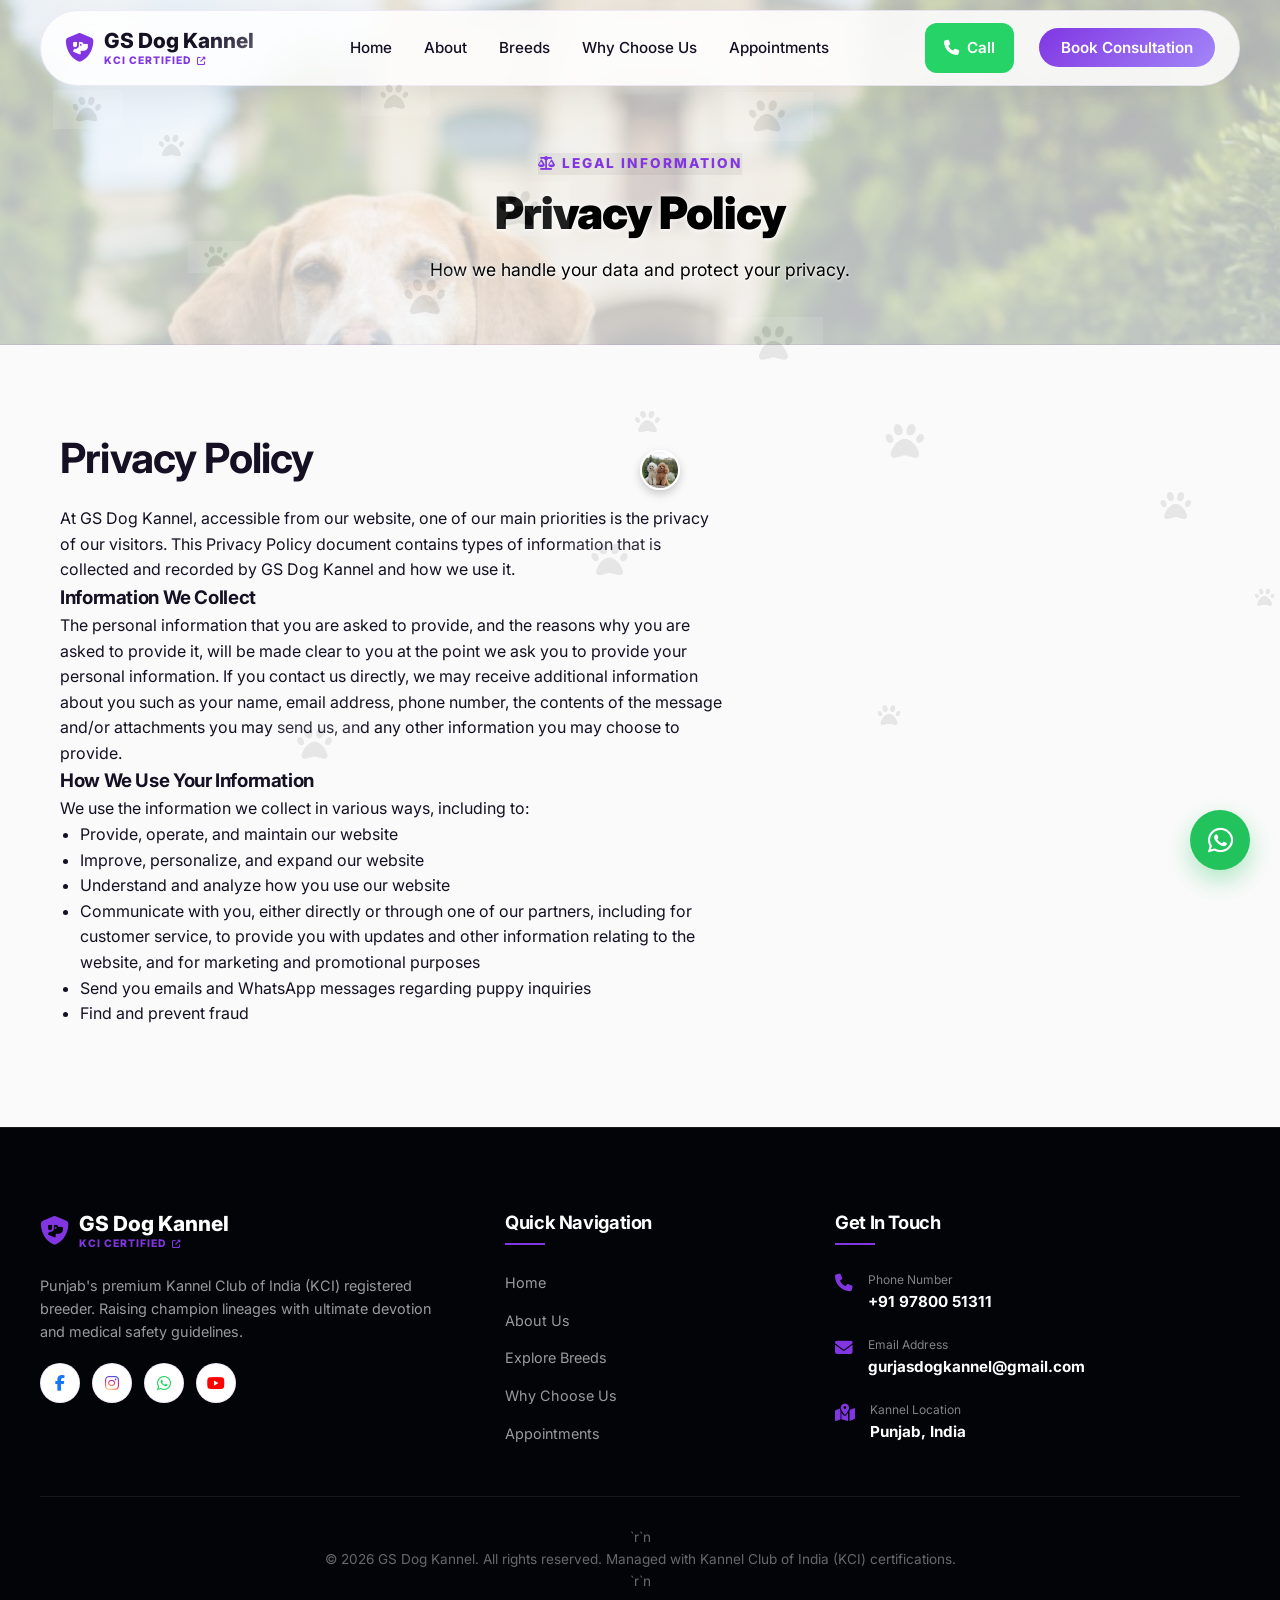
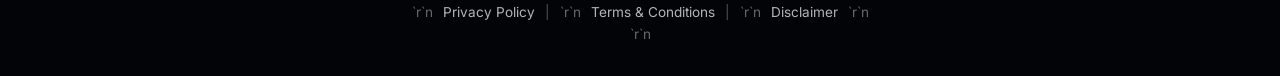
<file: privacy.html>
<!DOCTYPE html>
<html lang="en">
<head>
    <meta charset="UTF-8">
    <meta name="viewport" content="width=device-width, initial-scale=1.0">
    <title>Privacy Policy | GS Dog Kannel</title>
    <meta name="description" content="Learn about GS Dog Kannel, our legacy of over 20 years breeding KCI-registered championship lineage dogs in Punjab, India.">
    
    <!-- Fonts -->
    <link rel="preconnect" href="https://fonts.googleapis.com">
    <link rel="preconnect" href="https://fonts.gstatic.com" crossorigin>
    <link href="https://fonts.googleapis.com/css2?family=Inter:wght@300;400;500;600;700&family=Playfair+Display:ital,wght@0,400..900;1,400..900&display=swap" rel="stylesheet">
    
    <!-- FontAwesome for Icons -->
    <link rel="stylesheet" href="https://cdnjs.cloudflare.com/ajax/libs/font-awesome/6.4.0/css/all.min.css">
    
    <!-- Stylesheet -->
    <link rel="stylesheet" href="index.css">
</head>
<body>

    <!-- Header Navigation -->
    <header class="main-header scrolled" id="header">
        <div class="header-container">
            <a href="index.html" class="logo">
                <span class="logo-icon"><i class="fa-solid fa-shield-dog"></i></span>
                <div style="display: flex; flex-direction: column; line-height: 1.1;"><span class="logo-text">GS Dog Kannel</span><span style="font-size: 0.65rem; color: var(--clr-primary); font-weight: 800; text-transform: uppercase; letter-spacing: 1px; margin-top: 2px; cursor: pointer;" onclick="window.open('https://www.kennelclubofindia.org/', '_blank'); event.preventDefault();">KCI Certified <i class="fa-solid fa-up-right-from-square" style="font-size: 0.8em; margin-left: 2px;"></i></span></div>
            </a>
            
            <nav class="nav-menu" id="navMenu">
                <a href="index.html" class="nav-link">Home</a>
                <a href="about.html" class="nav-link">About</a>
                <a href="breeds.html" class="nav-link">Breeds</a>
                <a href="why-choose-us.html" class="nav-link">Why Choose Us</a>
                <a href="appointments.html" class="nav-link">Appointments</a>
            </nav>
            
            <div class="header-actions">
                <a href="tel:+919780051311" class="btn" style="background-color: #25D366; color: white; border: none; margin-right: 10px; padding: 0.8rem 1.2rem; font-weight: 600;"><i class="fa-solid fa-phone"></i> Call</a>
                <button class="btn btn-primary" id="btnBookConsultationTop">Book Consultation</button>
                <button class="mobile-nav-toggle" id="mobileNavToggle" aria-label="Toggle Navigation Menu">
                    <i class="fa-solid fa-bars"></i>
                </button>
            </div>
        </div>
    </header>

    <!-- Page Header Hero -->
    <section class="page-hero-section" id="about-hero">
        <div class="page-hero-overlay"></div>
        <div class="page-hero-container">
            <span class="section-tag"><i class="fa-solid fa-scale-balanced"></i> Legal Information</span>
            <h1 class="page-title">Privacy Policy</h1>
            <p class="page-subtitle">How we handle your data and protect your privacy.</p>
        </div>
    </section>

    <!-- Legal Content -->
    <!-- Legal Content -->
    <section class="about-story-section">
        <div class="about-container">
            <div class="about-story-text" style="max-width: 900px; margin: 0 auto; text-align: left;">
                <h2 class="section-title">Privacy Policy</h2>
<p>At GS Dog Kannel, accessible from our website, one of our main priorities is the privacy of our visitors. This Privacy Policy document contains types of information that is collected and recorded by GS Dog Kannel and how we use it.</p>
<h3>Information We Collect</h3>
<p>The personal information that you are asked to provide, and the reasons why you are asked to provide it, will be made clear to you at the point we ask you to provide your personal information. If you contact us directly, we may receive additional information about you such as your name, email address, phone number, the contents of the message and/or attachments you may send us, and any other information you may choose to provide.</p>
<h3>How We Use Your Information</h3>
<p>We use the information we collect in various ways, including to:</p>
<ul style="margin-bottom: 20px; padding-left: 20px;">
    <li>Provide, operate, and maintain our website</li>
    <li>Improve, personalize, and expand our website</li>
    <li>Understand and analyze how you use our website</li>
    <li>Communicate with you, either directly or through one of our partners, including for customer service, to provide you with updates and other information relating to the website, and for marketing and promotional purposes</li>
    <li>Send you emails and WhatsApp messages regarding puppy inquiries</li>
    <li>Find and prevent fraud</li>
</ul>
            </div>
        </div>
    </section>

    <!-- Footer Section -->
    <footer class="site-footer" id="contact">
        <div class="footer-container">
            <div class="footer-brand">
                <a href="index.html" class="footer-logo">
                    <span class="logo-icon"><i class="fa-solid fa-shield-dog"></i></span>
                    <div style="display: flex; flex-direction: column; line-height: 1.1;"><span class="logo-text">GS Dog Kannel</span><span style="font-size: 0.65rem; color: var(--clr-primary); font-weight: 800; text-transform: uppercase; letter-spacing: 1px; margin-top: 2px; cursor: pointer;" onclick="window.open('https://www.kennelclubofindia.org/', '_blank'); event.preventDefault();">KCI Certified <i class="fa-solid fa-up-right-from-square" style="font-size: 0.8em; margin-left: 2px;"></i></span></div>
                </a>
                <p class="brand-desc">Punjab's premium Kannel Club of India (KCI) registered breeder. Raising champion lineages with ultimate devotion and medical safety guidelines.</p>
                <div class="social-links">
                    <a href="https://www.facebook.com/people/G-S-Pets/100076706312508/" class="social-link" target="_blank" rel="noopener" aria-label="Facebook"><i class="fa-brands fa-facebook-f"></i></a>
                    <a href="https://www.instagram.com/pets_gs/" class="social-link" target="_blank" rel="noopener" aria-label="Instagram"><i class="fa-brands fa-instagram"></i></a>
                    <a href="https://wa.me/919780051311" class="social-link" target="_blank" rel="noopener" aria-label="WhatsApp"><i class="fa-brands fa-whatsapp"></i></a>
                    <a href="https://youtube.com/@gsdogkennel-u6u?si=juVTR_UXHDhjOwBA" class="social-link" target="_blank" rel="noopener" aria-label="YouTube"><i class="fa-brands fa-youtube"></i></a>
                </div>
            </div>
            
            <div class="footer-links">
                <h3>Quick Navigation</h3>
                <ul class="links-list">
                    <li><a href="index.html">Home</a></li>
                    <li><a href="about.html">About Us</a></li>
                    <li><a href="breeds.html">Explore Breeds</a></li>
                    <li><a href="why-choose-us.html">Why Choose Us</a></li>
                    <li><a href="appointments.html">Appointments</a></li>
                </ul>
            </div>
            
            <div class="footer-contact">
                <h3>Get In Touch</h3>
                <ul class="contact-list">
                    <li>
                        <i class="fa-solid fa-phone"></i>
                        <div>
                            <span>Phone Number</span>
                            <strong><a href="tel:+919780051311">+91 97800 51311</a></strong>
                        </div>
                    </li>
                    <li>
                        <i class="fa-solid fa-envelope"></i>
                        <div>
                            <span>Email Address</span>
                            <strong><a href="mailto:gurjasdogkannel@gmail.com">gurjasdogkannel@gmail.com</a></strong>
                        </div>
                    </li>
                    <li>
                        <i class="fa-solid fa-map-location-dot"></i>
                        <div>
                            <span>Kannel Location</span>
                            <strong>Punjab, India</strong>
                        </div>
                    </li>
                </ul>
            </div>
        </div>
        
        <div class="footer-bottom">`r`n            <p>&copy; 2026 GS Dog Kannel. All rights reserved. Managed with Kannel Club of India (KCI) certifications.</p>`r`n            <div class="legal-links" style="margin-top: 10px; font-size: 0.85rem; text-align: center; display: flex; justify-content: center; flex-wrap: wrap; gap: 10px;">`r`n                <a href="privacy.html" style="color: rgba(255,255,255,0.7); text-decoration: none;">Privacy Policy</a> <span style="color: rgba(255,255,255,0.3);">|</span>`r`n                <a href="terms.html" style="color: rgba(255,255,255,0.7); text-decoration: none;">Terms &amp; Conditions</a> <span style="color: rgba(255,255,255,0.3);">|</span>`r`n                <a href="disclaimer.html" style="color: rgba(255,255,255,0.7); text-decoration: none;">Disclaimer</a>`r`n            </div>`r`n        </div>
    </footer>

    <!-- Book Consultation Modal Overlay -->
    <div class="modal-overlay" id="consultationModal">
        <div class="modal-card">
            <button class="modal-close" id="modalCloseBtn" aria-label="Close Modal">&times;</button>
            <div class="modal-header">
                <i class="fa-solid fa-paw modal-paw-icon"></i>
                <h2>Book Kannel Consultation</h2>
                <p>Submit your details to chat with our breeding experts regarding availability and lineage history.</p>
            </div>
            <form class="modal-form" id="consultationForm">
                <div class="form-group">
                    <label for="clientName">Full Name</label>
                    <div class="input-wrapper">
                        <i class="fa-solid fa-user"></i>
                        <input type="text" id="clientName" placeholder="e.g. Gurpreet Singh" required>
                    </div>
                </div>
                <div class="form-group">
                    <label for="clientPhone">Phone / WhatsApp Number</label>
                    <div class="input-wrapper">
                        <i class="fa-solid fa-phone"></i>
                        <input type="tel" id="clientPhone" placeholder="e.g. +91 98765 43210" required>
                    </div>
                </div>
                <div class="form-group">
                    <label for="clientEmail">Email Address</label>
                    <div class="input-wrapper">
                        <i class="fa-solid fa-envelope"></i>
                        <input type="email" id="clientEmail" placeholder="e.g. gurpreet@example.com" required>
                    </div>
                </div>
                <div class="form-group">
                    <label for="selectedBreed">Interested Breed (Optional)</label>
                    <div class="input-wrapper">
                        <i class="fa-solid fa-dog"></i>
                        <select id="selectedBreed">
                            <option value="General Inquiry">General Consultation</option>
                            <option value="Alaskan Malamute">Alaskan Malamute</option>
                            <option value="Beagle">Beagle</option>
                            <option value="Black Pug">Black Pug</option>
                            <option value="Boxer">Boxer</option>
                            <option value="Cane Corso">Cane Corso</option>
                            <option value="Cocker Spaniel">Cocker Spaniel</option>
                            <option value="Doberman Pinscher">Doberman Pinscher</option>
                            <option value="Dogo Argentino">Dogo Argentino</option>
                            <option value="English Mastiff">English Mastiff</option>
                            <option value="French Bulldog">French Bulldog</option>
                            <option value="German Shepherd">German Shepherd</option>
                            <option value="Golden Retriever">Golden Retriever</option>
                            <option value="Labrador Retriever">Labrador Retriever</option>
                            <option value="Maltese">Maltese</option>
                            <option value="Maltipoo">Maltipoo</option>
                            <option value="Neapolitan Mastiff">Neapolitan Mastiff</option>
                            <option value="Poodle">Poodle</option>
                            <option value="Pug">Pug</option>
                            <option value="Rottweiler">Rottweiler</option>
                            <option value="Shih Tzu">Shih Tzu</option>
                            <option value="Siberian Husky">Siberian Husky</option>
                            <option value="Tibetan Mastiff">Tibetan Mastiff</option>
                            <option value="Toy Pomeranian">Toy Pomeranian</option>
                        </select>
                    </div>
                </div>
                <button type="submit" class="btn btn-primary btn-full">Submit & Chat on WhatsApp</button>
            </form>
        </div>
    </div>

    <!-- Floating WhatsApp Widget -->
    <a href="https://wa.me/919780051311?text=Hi%20GS%20Dog%20Kannel,%20I%27m%20visiting%20your%20website%20and%20want%20to%20know%20more." class="whatsapp-floating-widget" target="_blank" rel="noopener" aria-label="Chat on WhatsApp">
        <i class="fa-brands fa-whatsapp"></i>
        <span class="tooltip-text">Chat with us</span>
    </a>

    <!-- Interactive script -->
    <script src="index.js"></script>
</body>
</html>
</file>
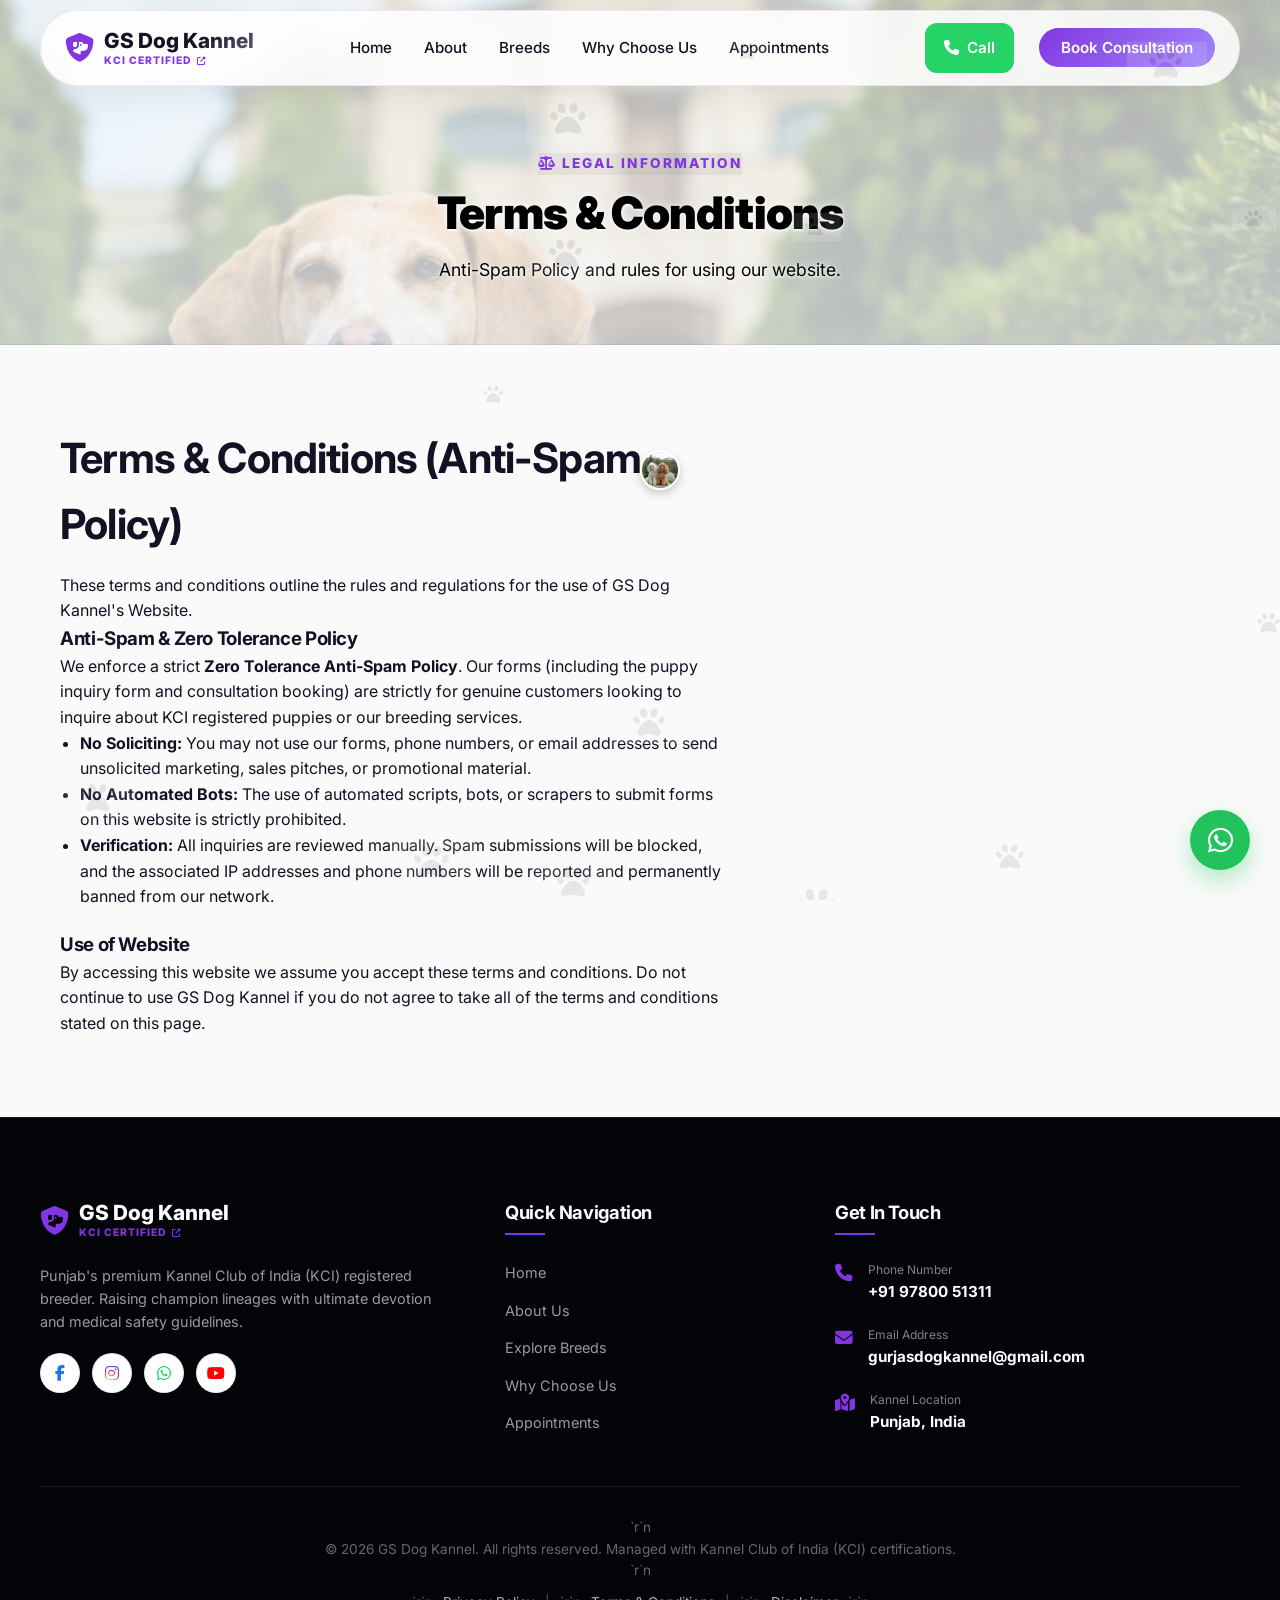
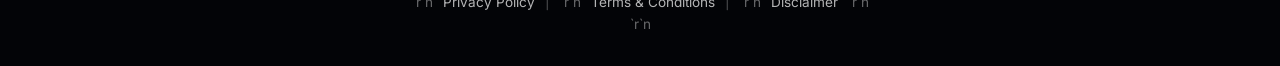
<file: terms.html>
<!DOCTYPE html>
<html lang="en">
<head>
    <meta charset="UTF-8">
    <meta name="viewport" content="width=device-width, initial-scale=1.0">
    <title>Terms & Conditions | GS Dog Kannel</title>
    <meta name="description" content="Learn about GS Dog Kannel, our legacy of over 20 years breeding KCI-registered championship lineage dogs in Punjab, India.">
    
    <!-- Fonts -->
    <link rel="preconnect" href="https://fonts.googleapis.com">
    <link rel="preconnect" href="https://fonts.gstatic.com" crossorigin>
    <link href="https://fonts.googleapis.com/css2?family=Inter:wght@300;400;500;600;700&family=Playfair+Display:ital,wght@0,400..900;1,400..900&display=swap" rel="stylesheet">
    
    <!-- FontAwesome for Icons -->
    <link rel="stylesheet" href="https://cdnjs.cloudflare.com/ajax/libs/font-awesome/6.4.0/css/all.min.css">
    
    <!-- Stylesheet -->
    <link rel="stylesheet" href="index.css">
</head>
<body>

    <!-- Header Navigation -->
    <header class="main-header scrolled" id="header">
        <div class="header-container">
            <a href="index.html" class="logo">
                <span class="logo-icon"><i class="fa-solid fa-shield-dog"></i></span>
                <div style="display: flex; flex-direction: column; line-height: 1.1;"><span class="logo-text">GS Dog Kannel</span><span style="font-size: 0.65rem; color: var(--clr-primary); font-weight: 800; text-transform: uppercase; letter-spacing: 1px; margin-top: 2px; cursor: pointer;" onclick="window.open('https://www.kennelclubofindia.org/', '_blank'); event.preventDefault();">KCI Certified <i class="fa-solid fa-up-right-from-square" style="font-size: 0.8em; margin-left: 2px;"></i></span></div>
            </a>
            
            <nav class="nav-menu" id="navMenu">
                <a href="index.html" class="nav-link">Home</a>
                <a href="about.html" class="nav-link">About</a>
                <a href="breeds.html" class="nav-link">Breeds</a>
                <a href="why-choose-us.html" class="nav-link">Why Choose Us</a>
                <a href="appointments.html" class="nav-link">Appointments</a>
            </nav>
            
            <div class="header-actions">
                <a href="tel:+919780051311" class="btn" style="background-color: #25D366; color: white; border: none; margin-right: 10px; padding: 0.8rem 1.2rem; font-weight: 600;"><i class="fa-solid fa-phone"></i> Call</a>
                <button class="btn btn-primary" id="btnBookConsultationTop">Book Consultation</button>
                <button class="mobile-nav-toggle" id="mobileNavToggle" aria-label="Toggle Navigation Menu">
                    <i class="fa-solid fa-bars"></i>
                </button>
            </div>
        </div>
    </header>

    <!-- Page Header Hero -->
    <section class="page-hero-section" id="about-hero">
        <div class="page-hero-overlay"></div>
        <div class="page-hero-container">
            <span class="section-tag"><i class="fa-solid fa-scale-balanced"></i> Legal Information</span>
            <h1 class="page-title">Terms & Conditions</h1>
            <p class="page-subtitle">Anti-Spam Policy and rules for using our website.</p>
        </div>
    </section>

    <!-- Legal Content -->
    <!-- Legal Content -->
    <section class="about-story-section">
        <div class="about-container">
            <div class="about-story-text" style="max-width: 900px; margin: 0 auto; text-align: left;">
                <h2 class="section-title">Terms & Conditions (Anti-Spam Policy)</h2>
<p>These terms and conditions outline the rules and regulations for the use of GS Dog Kannel's Website.</p>
<h3>Anti-Spam & Zero Tolerance Policy</h3>
<p>We enforce a strict <strong>Zero Tolerance Anti-Spam Policy</strong>. Our forms (including the puppy inquiry form and consultation booking) are strictly for genuine customers looking to inquire about KCI registered puppies or our breeding services. </p>
<ul style="margin-bottom: 20px; padding-left: 20px;">
    <li><strong>No Soliciting:</strong> You may not use our forms, phone numbers, or email addresses to send unsolicited marketing, sales pitches, or promotional material.</li>
    <li><strong>No Automated Bots:</strong> The use of automated scripts, bots, or scrapers to submit forms on this website is strictly prohibited.</li>
    <li><strong>Verification:</strong> All inquiries are reviewed manually. Spam submissions will be blocked, and the associated IP addresses and phone numbers will be reported and permanently banned from our network.</li>
</ul>
<h3>Use of Website</h3>
<p>By accessing this website we assume you accept these terms and conditions. Do not continue to use GS Dog Kannel if you do not agree to take all of the terms and conditions stated on this page.</p>
            </div>
        </div>
    </section>

    <!-- Footer Section -->
    <footer class="site-footer" id="contact">
        <div class="footer-container">
            <div class="footer-brand">
                <a href="index.html" class="footer-logo">
                    <span class="logo-icon"><i class="fa-solid fa-shield-dog"></i></span>
                    <div style="display: flex; flex-direction: column; line-height: 1.1;"><span class="logo-text">GS Dog Kannel</span><span style="font-size: 0.65rem; color: var(--clr-primary); font-weight: 800; text-transform: uppercase; letter-spacing: 1px; margin-top: 2px; cursor: pointer;" onclick="window.open('https://www.kennelclubofindia.org/', '_blank'); event.preventDefault();">KCI Certified <i class="fa-solid fa-up-right-from-square" style="font-size: 0.8em; margin-left: 2px;"></i></span></div>
                </a>
                <p class="brand-desc">Punjab's premium Kannel Club of India (KCI) registered breeder. Raising champion lineages with ultimate devotion and medical safety guidelines.</p>
                <div class="social-links">
                    <a href="https://www.facebook.com/people/G-S-Pets/100076706312508/" class="social-link" target="_blank" rel="noopener" aria-label="Facebook"><i class="fa-brands fa-facebook-f"></i></a>
                    <a href="https://www.instagram.com/pets_gs/" class="social-link" target="_blank" rel="noopener" aria-label="Instagram"><i class="fa-brands fa-instagram"></i></a>
                    <a href="https://wa.me/919780051311" class="social-link" target="_blank" rel="noopener" aria-label="WhatsApp"><i class="fa-brands fa-whatsapp"></i></a>
                    <a href="https://youtube.com/@gsdogkennel-u6u?si=juVTR_UXHDhjOwBA" class="social-link" target="_blank" rel="noopener" aria-label="YouTube"><i class="fa-brands fa-youtube"></i></a>
                </div>
            </div>
            
            <div class="footer-links">
                <h3>Quick Navigation</h3>
                <ul class="links-list">
                    <li><a href="index.html">Home</a></li>
                    <li><a href="about.html">About Us</a></li>
                    <li><a href="breeds.html">Explore Breeds</a></li>
                    <li><a href="why-choose-us.html">Why Choose Us</a></li>
                    <li><a href="appointments.html">Appointments</a></li>
                </ul>
            </div>
            
            <div class="footer-contact">
                <h3>Get In Touch</h3>
                <ul class="contact-list">
                    <li>
                        <i class="fa-solid fa-phone"></i>
                        <div>
                            <span>Phone Number</span>
                            <strong><a href="tel:+919780051311">+91 97800 51311</a></strong>
                        </div>
                    </li>
                    <li>
                        <i class="fa-solid fa-envelope"></i>
                        <div>
                            <span>Email Address</span>
                            <strong><a href="mailto:gurjasdogkannel@gmail.com">gurjasdogkannel@gmail.com</a></strong>
                        </div>
                    </li>
                    <li>
                        <i class="fa-solid fa-map-location-dot"></i>
                        <div>
                            <span>Kannel Location</span>
                            <strong>Punjab, India</strong>
                        </div>
                    </li>
                </ul>
            </div>
        </div>
        
        <div class="footer-bottom">`r`n            <p>&copy; 2026 GS Dog Kannel. All rights reserved. Managed with Kannel Club of India (KCI) certifications.</p>`r`n            <div class="legal-links" style="margin-top: 10px; font-size: 0.85rem; text-align: center; display: flex; justify-content: center; flex-wrap: wrap; gap: 10px;">`r`n                <a href="privacy.html" style="color: rgba(255,255,255,0.7); text-decoration: none;">Privacy Policy</a> <span style="color: rgba(255,255,255,0.3);">|</span>`r`n                <a href="terms.html" style="color: rgba(255,255,255,0.7); text-decoration: none;">Terms &amp; Conditions</a> <span style="color: rgba(255,255,255,0.3);">|</span>`r`n                <a href="disclaimer.html" style="color: rgba(255,255,255,0.7); text-decoration: none;">Disclaimer</a>`r`n            </div>`r`n        </div>
    </footer>

    <!-- Book Consultation Modal Overlay -->
    <div class="modal-overlay" id="consultationModal">
        <div class="modal-card">
            <button class="modal-close" id="modalCloseBtn" aria-label="Close Modal">&times;</button>
            <div class="modal-header">
                <i class="fa-solid fa-paw modal-paw-icon"></i>
                <h2>Book Kannel Consultation</h2>
                <p>Submit your details to chat with our breeding experts regarding availability and lineage history.</p>
            </div>
            <form class="modal-form" id="consultationForm">
                <div class="form-group">
                    <label for="clientName">Full Name</label>
                    <div class="input-wrapper">
                        <i class="fa-solid fa-user"></i>
                        <input type="text" id="clientName" placeholder="e.g. Gurpreet Singh" required>
                    </div>
                </div>
                <div class="form-group">
                    <label for="clientPhone">Phone / WhatsApp Number</label>
                    <div class="input-wrapper">
                        <i class="fa-solid fa-phone"></i>
                        <input type="tel" id="clientPhone" placeholder="e.g. +91 98765 43210" required>
                    </div>
                </div>
                <div class="form-group">
                    <label for="clientEmail">Email Address</label>
                    <div class="input-wrapper">
                        <i class="fa-solid fa-envelope"></i>
                        <input type="email" id="clientEmail" placeholder="e.g. gurpreet@example.com" required>
                    </div>
                </div>
                <div class="form-group">
                    <label for="selectedBreed">Interested Breed (Optional)</label>
                    <div class="input-wrapper">
                        <i class="fa-solid fa-dog"></i>
                        <select id="selectedBreed">
                            <option value="General Inquiry">General Consultation</option>
                            <option value="Alaskan Malamute">Alaskan Malamute</option>
                            <option value="Beagle">Beagle</option>
                            <option value="Black Pug">Black Pug</option>
                            <option value="Boxer">Boxer</option>
                            <option value="Cane Corso">Cane Corso</option>
                            <option value="Cocker Spaniel">Cocker Spaniel</option>
                            <option value="Doberman Pinscher">Doberman Pinscher</option>
                            <option value="Dogo Argentino">Dogo Argentino</option>
                            <option value="English Mastiff">English Mastiff</option>
                            <option value="French Bulldog">French Bulldog</option>
                            <option value="German Shepherd">German Shepherd</option>
                            <option value="Golden Retriever">Golden Retriever</option>
                            <option value="Labrador Retriever">Labrador Retriever</option>
                            <option value="Maltese">Maltese</option>
                            <option value="Maltipoo">Maltipoo</option>
                            <option value="Neapolitan Mastiff">Neapolitan Mastiff</option>
                            <option value="Poodle">Poodle</option>
                            <option value="Pug">Pug</option>
                            <option value="Rottweiler">Rottweiler</option>
                            <option value="Shih Tzu">Shih Tzu</option>
                            <option value="Siberian Husky">Siberian Husky</option>
                            <option value="Tibetan Mastiff">Tibetan Mastiff</option>
                            <option value="Toy Pomeranian">Toy Pomeranian</option>
                        </select>
                    </div>
                </div>
                <button type="submit" class="btn btn-primary btn-full">Submit & Chat on WhatsApp</button>
            </form>
        </div>
    </div>

    <!-- Floating WhatsApp Widget -->
    <a href="https://wa.me/919780051311?text=Hi%20GS%20Dog%20Kannel,%20I%27m%20visiting%20your%20website%20and%20want%20to%20know%20more." class="whatsapp-floating-widget" target="_blank" rel="noopener" aria-label="Chat on WhatsApp">
        <i class="fa-brands fa-whatsapp"></i>
        <span class="tooltip-text">Chat with us</span>
    </a>

    <!-- Interactive script -->
    <script src="index.js"></script>
</body>
</html>
</file>
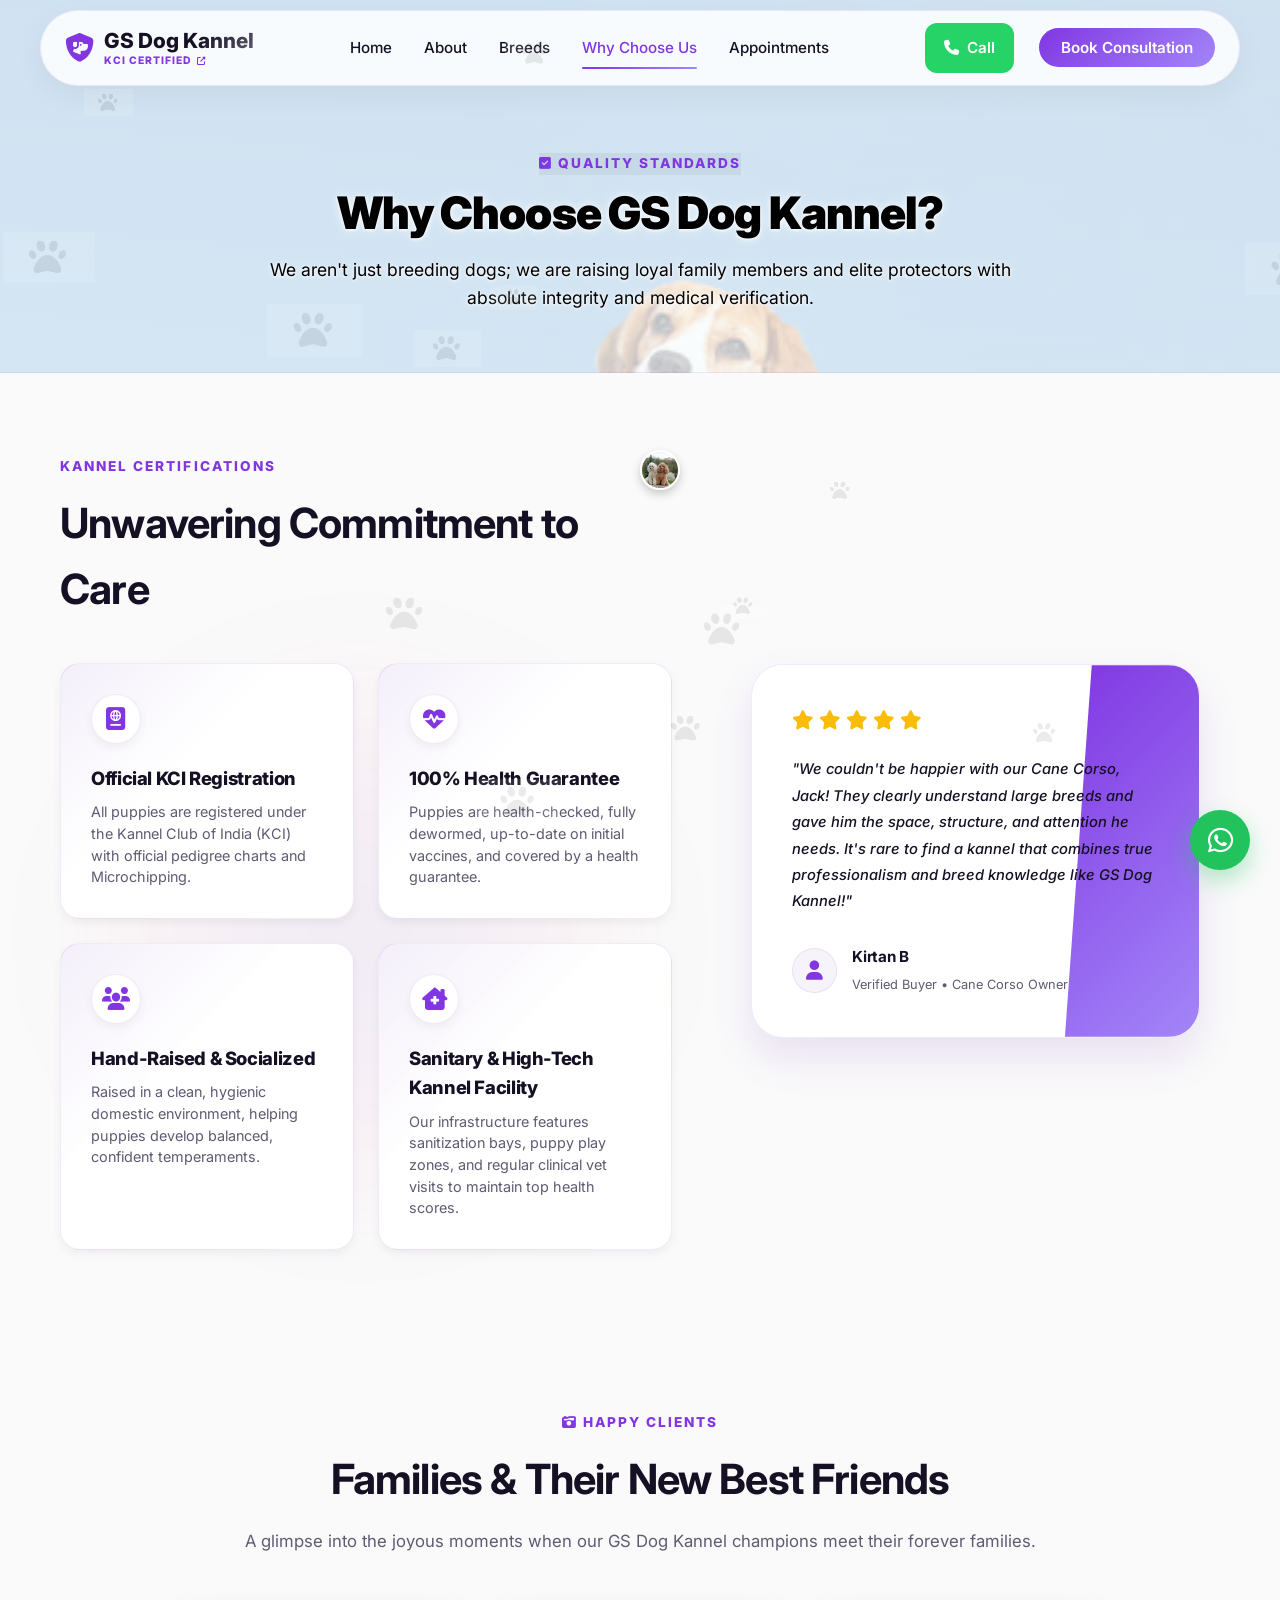
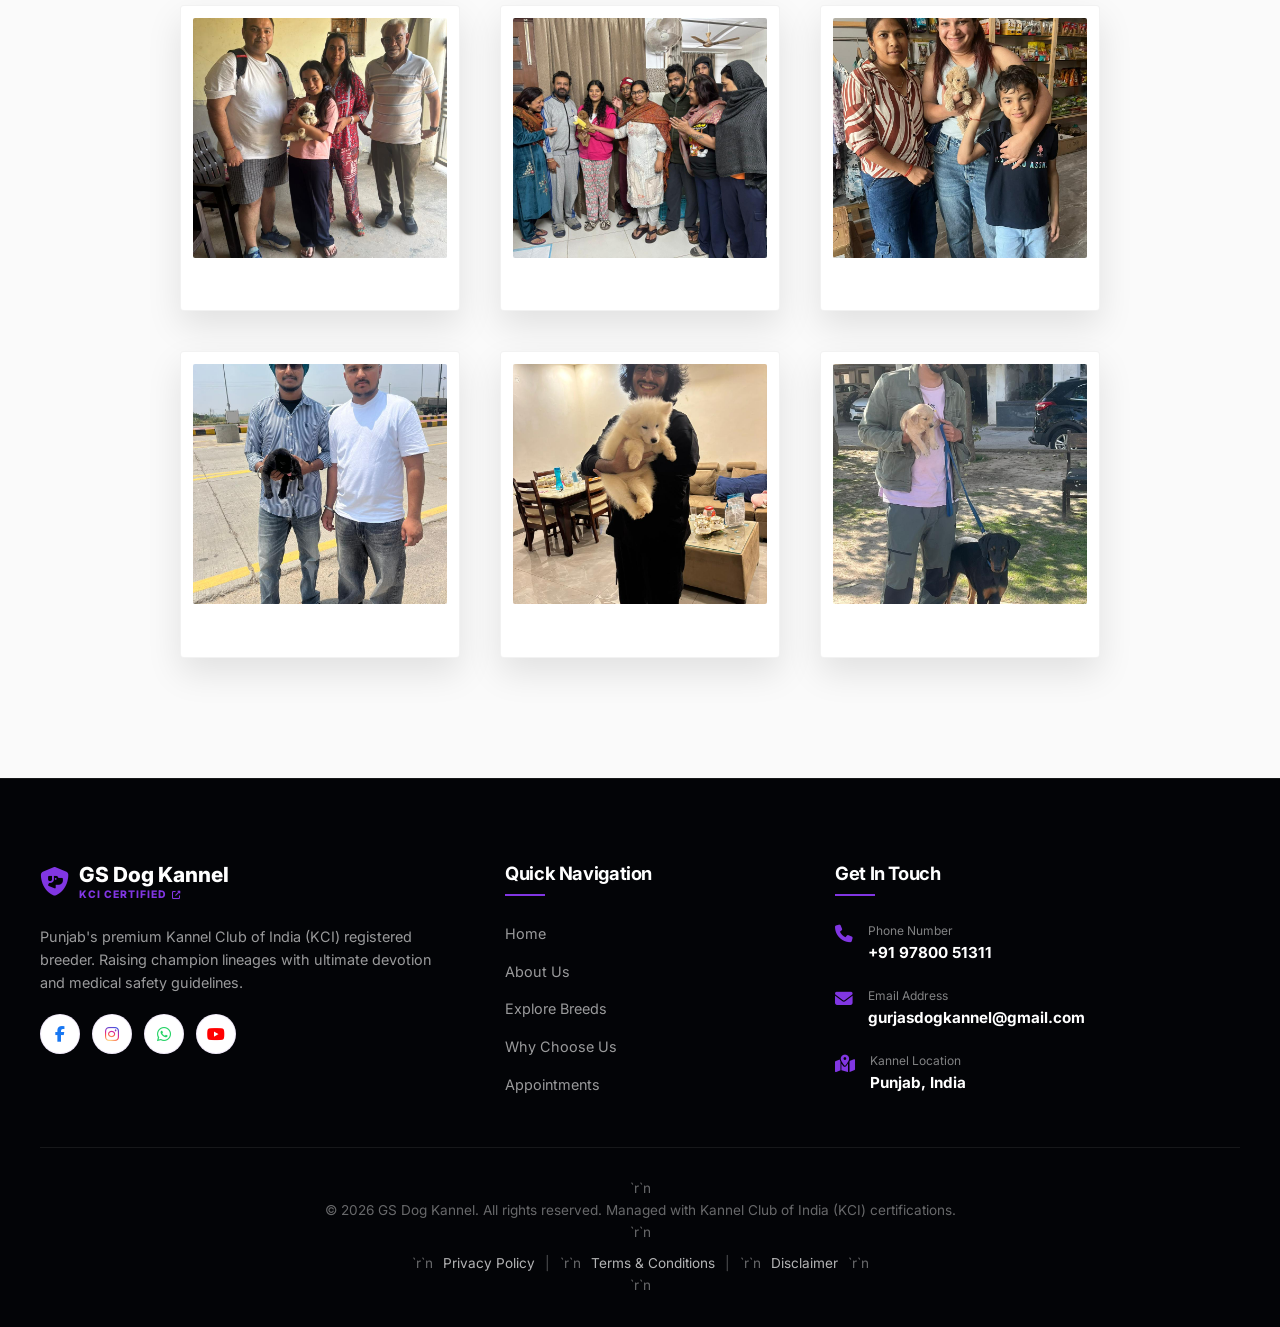
<file: why-choose-us.html>
<!DOCTYPE html>
<html lang="en">
<head>
    <meta charset="UTF-8">
    <meta name="viewport" content="width=device-width, initial-scale=1.0">
    <title>Why Choose Us | GS Dog Kannel</title>
    <meta name="description" content="Find out why GS Dog Kannel is the leading KCI registered breeder in Punjab, India. Our health guarantee, hand-raised puppies, and elite standard facility.">
    
    <!-- Fonts -->
    <link rel="preconnect" href="https://fonts.googleapis.com">
    <link rel="preconnect" href="https://fonts.gstatic.com" crossorigin>
    <link href="https://fonts.googleapis.com/css2?family=Inter:wght@300;400;500;600;700&family=Playfair+Display:ital,wght@0,400..900;1,400..900&display=swap" rel="stylesheet">
    
    <!-- FontAwesome for Icons -->
    <link rel="stylesheet" href="https://cdnjs.cloudflare.com/ajax/libs/font-awesome/6.4.0/css/all.min.css">
    
    <!-- Stylesheet -->
    <link rel="stylesheet" href="index.css">
</head>
<body>

    <!-- Header Navigation -->
    <header class="main-header scrolled" id="header">
        <div class="header-container">
            <a href="index.html" class="logo">
                <span class="logo-icon"><i class="fa-solid fa-shield-dog"></i></span>
                <div style="display: flex; flex-direction: column; line-height: 1.1;"><span class="logo-text">GS Dog Kannel</span><span style="font-size: 0.65rem; color: var(--clr-primary); font-weight: 800; text-transform: uppercase; letter-spacing: 1px; margin-top: 2px; cursor: pointer;" onclick="window.open('https://www.kennelclubofindia.org/', '_blank'); event.preventDefault();">KCI Certified <i class="fa-solid fa-up-right-from-square" style="font-size: 0.8em; margin-left: 2px;"></i></span></div>
            </a>
            
            <nav class="nav-menu" id="navMenu">
                <a href="index.html" class="nav-link">Home</a>
                <a href="about.html" class="nav-link">About</a>
                <a href="breeds.html" class="nav-link">Breeds</a>
                <a href="why-choose-us.html" class="nav-link active">Why Choose Us</a>
                <a href="appointments.html" class="nav-link">Appointments</a>
            </nav>
            
            <div class="header-actions">
                <a href="tel:+919780051311" class="btn" style="background-color: #25D366; color: white; border: none; margin-right: 10px; padding: 0.8rem 1.2rem; font-weight: 600;"><i class="fa-solid fa-phone"></i> Call</a>
                <button class="btn btn-primary" id="btnBookConsultationTop">Book Consultation</button>
                <button class="mobile-nav-toggle" id="mobileNavToggle" aria-label="Toggle Navigation Menu">
                    <i class="fa-solid fa-bars"></i>
                </button>
            </div>
        </div>
    </header>

    <!-- Page Header Hero -->
    <section class="page-hero-section" id="why-choose-hero">
        <div class="page-hero-overlay"></div>
        <div class="page-hero-container">
            <span class="section-tag"><i class="fa-solid fa-square-check"></i> Quality Standards</span>
            <h1 class="page-title">Why Choose GS Dog Kannel?</h1>
            <p class="page-subtitle">We aren't just breeding dogs; we are raising loyal family members and elite protectors with absolute integrity and medical verification.</p>
        </div>
    </section>

    <!-- Detailed Why Choose Us section -->
    <section class="why-us-detailed-section">
        <div class="why-us-container">
            <div class="why-us-info">
                <span class="section-tag">Kannel Certifications</span>
                <h2 class="section-title text-left">Unwavering Commitment to Care</h2>
                
                <div class="gradient-orb"></div>
                <div class="features-list">
                    <div class="feature-item" data-animate="anim-slide-left">
                        <div class="feature-icon"><i class="fa-solid fa-passport"></i></div>
                        <div class="feature-text">
                            <h3>Official KCI Registration</h3>
                            <p>All puppies are registered under the Kannel Club of India (KCI) with official pedigree charts and Microchipping.</p>
                        </div>
                    </div>
                    <div class="feature-item delay-150" data-animate="anim-slide-left">
                        <div class="feature-icon"><i class="fa-solid fa-heart-pulse"></i></div>
                        <div class="feature-text">
                            <h3>100% Health Guarantee</h3>
                            <p>Puppies are health-checked, fully dewormed, up-to-date on initial vaccines, and covered by a health guarantee.</p>
                        </div>
                    </div>
                    <div class="feature-item delay-300" data-animate="anim-slide-left">
                        <div class="feature-icon"><i class="fa-solid fa-users"></i></div>
                        <div class="feature-text">
                            <h3>Hand-Raised & Socialized</h3>
                            <p>Raised in a clean, hygienic domestic environment, helping puppies develop balanced, confident temperaments.</p>
                        </div>
                    </div>
                    <div class="feature-item delay-400" data-animate="anim-slide-left">
                        <div class="feature-icon"><i class="fa-solid fa-house-chimney-medical"></i></div>
                        <div class="feature-text">
                            <h3>Sanitary & High-Tech Kannel Facility</h3>
                            <p>Our infrastructure features sanitization bays, puppy play zones, and regular clinical vet visits to maintain top health scores.</p>
                        </div>
                    </div>
                </div>
            </div>
            
            <div class="why-us-visual">
                <div class="visual-card">
                    <div class="visual-rating">
                        <i class="fa-solid fa-star"></i>
                        <i class="fa-solid fa-star"></i>
                        <i class="fa-solid fa-star"></i>
                        <i class="fa-solid fa-star"></i>
                        <i class="fa-solid fa-star"></i>
                    </div>
                    <p class="visual-quote" style="font-size: 0.92rem;">"We couldn't be happier with our Cane Corso, Jack! They clearly understand large breeds and gave him the space, structure, and attention he needs. It's rare to find a kannel that combines true professionalism and breed knowledge like GS Dog Kannel!"</p>
                    <div class="visual-author">
                        <div class="author-avatar"><i class="fa-solid fa-user"></i></div>
                        <div class="author-info">
                            <h4>Kirtan B</h4>
                            <span>Verified Buyer • Cane Corso Owner</span>
                        </div>
                    </div>
                </div>
            </div>
        </div>
    </section>

    <!-- Client Scenery Gallery with Better Motion -->
    <section class="client-scenery-section" style="padding: 80px 20px; background-color: var(--clr-bg-deep);">
        <div class="section-header" style="text-align: center; max-width: 800px; margin: 0 auto 50px;">
            <span class="section-tag"><i class="fa-solid fa-camera-retro"></i> Happy Clients</span>
            <h2 class="section-title">Families & Their New Best Friends</h2>
            <p class="section-description">A glimpse into the joyous moments when our GS Dog Kannel champions meet their forever families.</p>
        </div>

        <div class="scenery-gallery">
            <div class="scenery-photo"><img src="assets/client-1.jpeg" alt="Happy Client 1"></div>
            <div class="scenery-photo"><img src="assets/client-2.jpeg" alt="Happy Client 2"></div>
            <div class="scenery-photo"><img src="assets/client-3.jpeg" alt="Happy Client 3"></div>
            <div class="scenery-photo"><img src="assets/client-4.jpeg" alt="Happy Client 4"></div>
            <div class="scenery-photo"><img src="assets/client-5.jpeg" alt="Happy Client 5"></div>
            <div class="scenery-photo"><img src="assets/client-6.jpeg" alt="Happy Client 6"></div>
        </div>
    </section>

    <!-- Footer Section -->
    <footer class="site-footer" id="contact">
        <div class="footer-container">
            <div class="footer-brand">
                <a href="index.html" class="footer-logo">
                    <span class="logo-icon"><i class="fa-solid fa-shield-dog"></i></span>
                    <div style="display: flex; flex-direction: column; line-height: 1.1;"><span class="logo-text">GS Dog Kannel</span><span style="font-size: 0.65rem; color: var(--clr-primary); font-weight: 800; text-transform: uppercase; letter-spacing: 1px; margin-top: 2px; cursor: pointer;" onclick="window.open('https://www.kennelclubofindia.org/', '_blank'); event.preventDefault();">KCI Certified <i class="fa-solid fa-up-right-from-square" style="font-size: 0.8em; margin-left: 2px;"></i></span></div>
                </a>
                <p class="brand-desc">Punjab's premium Kannel Club of India (KCI) registered breeder. Raising champion lineages with ultimate devotion and medical safety guidelines.</p>
                <div class="social-links">
                    <a href="https://www.facebook.com/people/G-S-Pets/100076706312508/" class="social-link" target="_blank" rel="noopener" aria-label="Facebook"><i class="fa-brands fa-facebook-f"></i></a>
                    <a href="https://www.instagram.com/pets_gs/" class="social-link" target="_blank" rel="noopener" aria-label="Instagram"><i class="fa-brands fa-instagram"></i></a>
                    <a href="https://wa.me/919780051311" class="social-link" target="_blank" rel="noopener" aria-label="WhatsApp"><i class="fa-brands fa-whatsapp"></i></a>
                    <a href="https://youtube.com/@gsdogkennel-u6u?si=juVTR_UXHDhjOwBA" class="social-link" target="_blank" rel="noopener" aria-label="YouTube"><i class="fa-brands fa-youtube"></i></a>
                </div>
            </div>
            
            <div class="footer-links">
                <h3>Quick Navigation</h3>
                <ul class="links-list">
                    <li><a href="index.html">Home</a></li>
                    <li><a href="about.html">About Us</a></li>
                    <li><a href="breeds.html">Explore Breeds</a></li>
                    <li><a href="why-choose-us.html">Why Choose Us</a></li>
                    <li><a href="appointments.html">Appointments</a></li>
                </ul>
            </div>
            
            <div class="footer-contact">
                <h3>Get In Touch</h3>
                <ul class="contact-list">
                    <li>
                        <i class="fa-solid fa-phone"></i>
                        <div>
                            <span>Phone Number</span>
                            <strong><a href="tel:+919780051311">+91 97800 51311</a></strong>
                        </div>
                    </li>
                    <li>
                        <i class="fa-solid fa-envelope"></i>
                        <div>
                            <span>Email Address</span>
                            <strong><a href="mailto:gurjasdogkannel@gmail.com">gurjasdogkannel@gmail.com</a></strong>
                        </div>
                    </li>
                    <li>
                        <i class="fa-solid fa-map-location-dot"></i>
                        <div>
                            <span>Kannel Location</span>
                            <strong>Punjab, India</strong>
                        </div>
                    </li>
                </ul>
            </div>
        </div>
        
        <div class="footer-bottom">`r`n            <p>&copy; 2026 GS Dog Kannel. All rights reserved. Managed with Kannel Club of India (KCI) certifications.</p>`r`n            <div class="legal-links" style="margin-top: 10px; font-size: 0.85rem; text-align: center; display: flex; justify-content: center; flex-wrap: wrap; gap: 10px;">`r`n                <a href="privacy.html" style="color: rgba(255,255,255,0.7); text-decoration: none;">Privacy Policy</a> <span style="color: rgba(255,255,255,0.3);">|</span>`r`n                <a href="terms.html" style="color: rgba(255,255,255,0.7); text-decoration: none;">Terms &amp; Conditions</a> <span style="color: rgba(255,255,255,0.3);">|</span>`r`n                <a href="disclaimer.html" style="color: rgba(255,255,255,0.7); text-decoration: none;">Disclaimer</a>`r`n            </div>`r`n        </div>
    </footer>

    <!-- Book Consultation Modal Overlay -->
    <div class="modal-overlay" id="consultationModal">
        <div class="modal-card">
            <button class="modal-close" id="modalCloseBtn" aria-label="Close Modal">&times;</button>
            <div class="modal-header">
                <i class="fa-solid fa-paw modal-paw-icon"></i>
                <h2>Book Kannel Consultation</h2>
                <p>Submit your details to chat with our breeding experts regarding availability and lineage history.</p>
            </div>
            <form class="modal-form" id="consultationForm">
                <div class="form-group">
                    <label for="clientName">Full Name</label>
                    <div class="input-wrapper">
                        <i class="fa-solid fa-user"></i>
                        <input type="text" id="clientName" placeholder="e.g. Gurpreet Singh" required>
                    </div>
                </div>
                <div class="form-group">
                    <label for="clientPhone">Phone / WhatsApp Number</label>
                    <div class="input-wrapper">
                        <i class="fa-solid fa-phone"></i>
                        <input type="tel" id="clientPhone" placeholder="e.g. +91 98765 43210" required>
                    </div>
                </div>
                <div class="form-group">
                    <label for="clientEmail">Email Address</label>
                    <div class="input-wrapper">
                        <i class="fa-solid fa-envelope"></i>
                        <input type="email" id="clientEmail" placeholder="e.g. gurpreet@example.com" required>
                    </div>
                </div>
                <div class="form-group">
                    <label for="selectedBreed">Interested Breed (Optional)</label>
                    <div class="input-wrapper">
                        <i class="fa-solid fa-dog"></i>
                        <select id="selectedBreed">
                            <option value="General Inquiry">General Consultation</option>
                            <option value="Alaskan Malamute">Alaskan Malamute</option>
                            <option value="Beagle">Beagle</option>
                            <option value="Black Pug">Black Pug</option>
                            <option value="Boxer">Boxer</option>
                            <option value="Cane Corso">Cane Corso</option>
                            <option value="Cocker Spaniel">Cocker Spaniel</option>
                            <option value="Doberman Pinscher">Doberman Pinscher</option>
                            <option value="Dogo Argentino">Dogo Argentino</option>
                            <option value="English Mastiff">English Mastiff</option>
                            <option value="French Bulldog">French Bulldog</option>
                            <option value="German Shepherd">German Shepherd</option>
                            <option value="Golden Retriever">Golden Retriever</option>
                            <option value="Labrador Retriever">Labrador Retriever</option>
                            <option value="Maltese">Maltese</option>
                            <option value="Maltipoo">Maltipoo</option>
                            <option value="Neapolitan Mastiff">Neapolitan Mastiff</option>
                            <option value="Poodle">Poodle</option>
                            <option value="Pug">Pug</option>
                            <option value="Rottweiler">Rottweiler</option>
                            <option value="Shih Tzu">Shih Tzu</option>
                            <option value="Siberian Husky">Siberian Husky</option>
                            <option value="Tibetan Mastiff">Tibetan Mastiff</option>
                            <option value="Toy Pomeranian">Toy Pomeranian</option>
                        </select>
                    </div>
                </div>
                <button type="submit" class="btn btn-primary btn-full">Submit & Chat on WhatsApp</button>
            </form>
        </div>
    </div>

    <!-- Floating WhatsApp Widget -->
    <a href="https://wa.me/919780051311?text=Hi%20GS%20Dog%20Kannel,%20I%27m%20visiting%20your%20website%20and%20want%20to%20know%20more." class="whatsapp-floating-widget" target="_blank" rel="noopener" aria-label="Chat on WhatsApp">
        <i class="fa-brands fa-whatsapp"></i>
        <span class="tooltip-text">Chat with us</span>
    </a>

    <!-- Interactive script -->
    <script src="index.js"></script>
</body>
</html>
</file>
<file: index.css>
/* ==========================================================================
   GS Dog Kannel CSS Design System
   Modern Premium Dark Theme with Amber Gold Accents & Glassmorphism
   ========================================================================== */

/* 1. Global Reset & Theme Variables */
:root {
    /* Color Palette (Light Purple Premium) */
    --clr-bg-deep: hsl(0, 0%, 98%);
    /* Very Light Grey/White #fafafa */
    --clr-bg-card: hsl(0, 0%, 100%);
    /* White cards */
    --clr-bg-card-hover: hsl(260, 40%, 97%);
    /* Soft purple highlight */
    --clr-glass: rgba(255, 255, 255, 0.6);
    --clr-glass-border: rgba(115, 51, 194, 0.1);
    --clr-glass-highlight: rgba(255, 255, 255, 0.8);

    --clr-primary: hsl(266, 75%, 55%);
    /* Vibrant Purple */
    --clr-primary-hover: hsl(266, 75%, 45%);
    /* Darker Purple */
    --clr-primary-light: hsl(260, 70%, 95%);
    /* Light violet/purple panel */

    --clr-secondary: hsl(339, 76%, 62%);
    /* Rose/Pink Accent #e85287 */
    --clr-secondary-hover: hsl(339, 76%, 52%);
    --clr-whatsapp: hsl(142, 70%, 45%);
    /* WhatsApp green */

    --clr-text-main: hsl(255, 36%, 10%);
    /* Dark Text */
    --clr-text-muted: hsl(255, 12%, 40%);
    /* Muted Text */
    --clr-text-dark: hsl(255, 36%, 10%);

    /* Typography - Clean Sans Serif for all */
    --font-heading: 'Inter', -apple-system, BlinkMacSystemFont, "Segoe UI", Roboto, sans-serif;
    --font-body: 'Inter', -apple-system, BlinkMacSystemFont, "Segoe UI", Roboto, sans-serif;

    /* Effects & Transitions */
    --shadow-sm: 0 4px 10px rgba(0, 0, 0, 0.05);
    --shadow-md: 0 10px 25px rgba(0, 0, 0, 0.08);
    --shadow-lg: 0 20px 40px rgba(115, 51, 194, 0.12);
    --transition-smooth: all 0.35s cubic-bezier(0.4, 0, 0.2, 1);

    --border-radius-sm: 12px;
    --border-radius-md: 20px;
    --border-radius-lg: 32px;
    --border-radius-circle: 50%;

    /* Animation Tokens */
    --ease-spring: cubic-bezier(0.34, 1.56, 0.64, 1);
    --ease-smooth: cubic-bezier(0.25, 1, 0.5, 1);
    --ease-in-out: cubic-bezier(0.65, 0, 0.35, 1);
    --gradient-primary: linear-gradient(135deg, hsl(266, 75%, 55%), hsl(255, 90%, 75%));
}

* {
    margin: 0;
    padding: 0;
    box-sizing: border-box;
}

html {
    scroll-behavior: smooth;
    font-size: 16px;
    background-color: var(--clr-bg-deep);
}

body {
    font-family: var(--font-body);
    color: var(--clr-text-main);
    line-height: 1.6;
    overflow-x: hidden;
    background-color: var(--clr-bg-deep);
}

/* Scrollbar Styling */
::-webkit-scrollbar {
    width: 10px;
}

::-webkit-scrollbar-track {
    background: var(--clr-bg-deep);
}

::-webkit-scrollbar-thumb {
    background: hsl(222, 30%, 18%);
    border-radius: 5px;
}

::-webkit-scrollbar-thumb:hover {
    background: var(--clr-primary);
}

/* Typography Anchors */
h1,
h2,
h3,
h4,
h5,
h6 {
    font-family: var(--font-heading);
    font-weight: 700;
    letter-spacing: -0.02em;
    color: var(--clr-text-main);
}

a {
    color: inherit;
    text-decoration: none;
    transition: var(--transition-smooth);
}

/* 2. Layout Elements & Buttons */
.btn {
    display: inline-flex;
    align-items: center;
    justify-content: center;
    gap: 8px;
    padding: 10px 22px;
    font-family: var(--font-heading);
    font-size: 0.95rem;
    font-weight: 600;
    border-radius: var(--border-radius-sm);
    border: none;
    cursor: pointer;
    transition: var(--transition-smooth);
}

.btn-primary {
    background: var(--gradient-primary);
    color: #fff;
    border-radius: var(--border-radius-md);
}

.btn-primary:hover {
    transform: translateY(-2px);
    box-shadow: 0 8px 20px rgba(115, 51, 194, 0.35);
}

.btn-secondary {
    background-color: transparent;
    color: var(--clr-primary);
    border: 2px solid rgba(115, 51, 194, 0.3);
    backdrop-filter: blur(5px);
}

.btn-secondary:hover {
    background-color: var(--clr-primary-light);
    border-color: var(--clr-primary);
    transform: translateY(-2px);
}

.btn-lg {
    padding: 14px 32px;
    font-size: 1.05rem;
}

.btn-full {
    width: 100%;
    padding: 14px;
}

/* Badge style */
.badge {
    background-color: var(--clr-primary);
    color: var(--clr-bg-deep);
    font-size: 0.65rem;
    font-weight: 800;
    padding: 2px 8px;
    border-radius: 20px;
    text-transform: uppercase;
    letter-spacing: 0.05em;
    margin-left: 8px;
    vertical-align: middle;
}

/* 3. Header & Navigation */
.main-header {
    position: fixed;
    top: 20px;
    left: 50%;
    transform: translateX(-50%);
    width: 95%;
    max-width: 1200px;
    z-index: 1000;
    background-color: var(--clr-glass);
    backdrop-filter: blur(20px);
    -webkit-backdrop-filter: blur(20px);
    border: 1px solid var(--clr-glass-border);
    border-radius: 100px;
    transition: var(--transition-smooth);
    box-shadow: 0 4px 15px rgba(0, 0, 0, 0.05);
}

.main-header.scrolled {
    top: 10px;
    background-color: rgba(255, 255, 255, 0.95);
    box-shadow: var(--shadow-md);
}

.header-container {
    width: 100%;
    padding: 12px 24px;
    display: flex;
    align-items: center;
    justify-content: space-between;
}

.logo {
    display: flex;
    align-items: center;
    gap: 10px;
}

.logo-icon {
    font-size: 1.8rem;
    color: var(--clr-primary);
}

.logo-text {
    font-family: var(--font-heading);
    font-size: 1.3rem;
    font-weight: 800;
    background: linear-gradient(135deg, var(--clr-text-main) 60%, var(--clr-text-muted));
    -webkit-background-clip: text;
    background-clip: text;
    -webkit-text-fill-color: transparent;
}

.nav-menu {
    display: flex;
    gap: 32px;
    align-items: center;
}

.nav-link {
    font-family: var(--font-body);
    font-size: 0.95rem;
    font-weight: 500;
    color: var(--clr-text-main);
    position: relative;
    padding: 5px 0;
}

.nav-link:hover,
.nav-link.active {
    color: var(--clr-primary);
}

.nav-link::after {
    content: '';
    position: absolute;
    bottom: 0;
    left: 0;
    width: 0;
    height: 3px;
    border-radius: 3px;
    background-color: var(--clr-primary);
    transition: var(--transition-smooth);
}

.nav-link:hover::after,
.nav-link.active::after {
    width: 100%;
}

.header-actions {
    display: flex;
    align-items: center;
    gap: 15px;
}

.mobile-nav-toggle {
    display: none;
    background: none;
    border: none;
    color: var(--clr-text-main);
    font-size: 1.5rem;
    cursor: pointer;
}

/* 4. Classical Split Hero Section */
.hero-classical-split {
    position: relative;
    min-height: 80vh;
    padding-top: 140px;
    padding-bottom: 60px;
    display: flex;
    align-items: center;
    background-color: var(--clr-bg-deep);
    overflow: hidden;
}

.hero-split-container {
    display: grid;
    grid-template-columns: 1.1fr 0.9fr;
    gap: 50px;
    width: 90%;
    max-width: 1200px;
    margin: 0 auto;
    align-items: center;
    z-index: 2;
}

.hero-content-column {
    text-align: left;
}

.hero-badge {
    display: inline-flex;
    align-items: center;
    gap: 8px;
    background-color: var(--clr-primary-light);
    color: var(--clr-primary);
    border: 1px solid rgba(115, 51, 194, 0.15);
    padding: 6px 16px;
    border-radius: 30px;
    font-family: var(--font-heading);
    font-size: 0.85rem;
    font-weight: 600;
    margin-bottom: 24px;
}

.hero-title {
    font-size: 4rem;
    line-height: 1.1;
    margin-bottom: 20px;
    color: var(--clr-text-main);
    font-family: var(--font-heading);
    font-weight: 800;
}

.hero-subtitle {
    font-size: 1.15rem;
    color: var(--clr-text-muted);
    line-height: 1.6;
    margin: 0 0 35px;
    max-width: 600px;
}

.hero-cta-group {
    display: flex;
    justify-content: flex-start;
    gap: 20px;
}

.hero-visual-column {
    display: flex;
    justify-content: center;
    align-items: center;
    position: relative;
}

.framed-image-container {
    position: relative;
    background: transparent;
    border-radius: var(--border-radius-lg);
    box-shadow: var(--shadow-md);
    transition: var(--transition-smooth);
    width: 100%;
}

.framed-image-container:hover {
    transform: translateY(-5px);
    box-shadow: var(--shadow-lg);
}

.framed-hero-img {
    width: 100%;
    max-width: 600px;
    height: 400px;
    object-fit: cover;
    border-radius: var(--border-radius-lg);
    display: block;
}

.hero-image-btn {
    position: absolute;
    bottom: 30px;
    right: 30px;
    width: 200px;
    height: 50px;
    box-shadow: var(--shadow-sm);
}

.framed-badge {
    position: absolute;
    bottom: 25px;
    right: 25px;
    background-color: var(--clr-primary);
    color: #ffffff;
    padding: 8px 16px;
    border-radius: 30px;
    font-size: 0.8rem;
    font-weight: 600;
    box-shadow: var(--shadow-md);
    display: flex;
    align-items: center;
    gap: 6px;
}

/* Stats Section (Separated below Hero) */
.stats-banner-section {
    padding: 20px 0 60px;
    background-color: var(--clr-bg-deep);
}

.stats-container {
    width: 90%;
    max-width: 1200px;
    margin: 0 auto;
    display: grid;
    grid-template-columns: repeat(3, 1fr);
    gap: 30px;
    z-index: 3;
}

.stat-card {
    background-color: var(--clr-bg-card);
    border: 2px solid var(--clr-primary-light);
    border-radius: var(--border-radius-md);
    padding: 30px 20px;
    display: flex;
    flex-direction: column;
    align-items: center;
    box-shadow: var(--shadow-sm);
    transition: var(--transition-smooth);
    position: relative;
    overflow: hidden;
}

.stat-card:hover {
    transform: translateY(-5px);
    border-color: var(--clr-primary);
    box-shadow: var(--shadow-md);
}

.stat-icon {
    font-size: 2rem;
    color: var(--clr-primary);
    margin-bottom: 15px;
    background: var(--clr-primary-light);
    width: 60px;
    height: 60px;
    display: flex;
    align-items: center;
    justify-content: center;
    border-radius: 12px;
}

.stat-number {
    font-family: var(--font-heading);
    font-size: 2.5rem;
    font-weight: 800;
    color: var(--clr-text-main);
    line-height: 1;
    margin-bottom: 8px;
}

.stat-label {
    font-size: 0.9rem;
    color: var(--clr-text-muted);
    font-weight: 500;
}

/* 5. Breeds Section */
.breeds-section {
    padding: 160px 20px 100px;
    max-width: 1200px;
    margin: 0 auto;
}

.section-header {
    text-align: center;
    max-width: 700px;
    margin: 0 auto 50px;
}

.section-tag {
    font-family: var(--font-heading);
    color: var(--clr-primary);
    text-transform: uppercase;
    font-size: 0.85rem;
    font-weight: 800;
    letter-spacing: 0.15em;
    display: inline-block;
    margin-bottom: 12px;
}

.section-title {
    font-size: 2.6rem;
    margin-bottom: 15px;
}

.section-title.text-left {
    text-align: left;
}

.section-description {
    font-size: 1.05rem;
    color: var(--clr-text-muted);
}

.section-description.text-left {
    text-align: left;
}

/* Filter tabs style */
.filter-tabs {
    display: flex;
    justify-content: center;
    flex-wrap: wrap;
    gap: 12px;
    margin-top: 35px;
}

.filter-btn {
    background-color: var(--clr-bg-card);
    color: var(--clr-text-muted);
    border: 1px solid var(--clr-glass-border);
    padding: 10px 22px;
    border-radius: 30px;
    cursor: pointer;
    font-family: var(--font-heading);
    font-size: 0.9rem;
    font-weight: 600;
    transition: var(--transition-smooth);
}

.filter-btn:hover {
    color: var(--clr-text-main);
    border-color: rgba(255, 255, 255, 0.2);
}

.filter-btn.active {
    background-color: var(--clr-primary);
    color: var(--clr-bg-deep);
    border-color: var(--clr-primary);
    box-shadow: 0 4px 15px rgba(245, 158, 11, 0.3);
}

/* Breeds Grid & Cards */
.breeds-grid {
    display: grid;
    grid-template-columns: repeat(5, 1fr);
    gap: 24px;
    margin-top: 40px;
}

@media (max-width: 1400px) {
    .breeds-grid {
        grid-template-columns: repeat(4, 1fr);
    }
}

@media (max-width: 1100px) {
    .breeds-grid {
        grid-template-columns: repeat(3, 1fr);
    }
}

@media (max-width: 768px) {
    .breeds-grid {
        grid-template-columns: repeat(2, 1fr);
        gap: 15px;
    }
}

@media (max-width: 480px) {
    .breeds-grid {
        grid-template-columns: 1fr;
    }
}

.breed-card {
    background-color: var(--clr-bg-card);
    border: 1px solid var(--clr-glass-border);
    border-radius: var(--border-radius-md);
    overflow: hidden;
    box-shadow: var(--shadow-sm);
    transition: var(--transition-smooth);
    display: flex;
    flex-direction: column;
    position: relative;
    height: 100%;
}

.breed-card:hover {
    transform: translateY(-8px);
    border-color: var(--clr-primary-light);
    box-shadow: var(--shadow-lg);
}

.breed-image-wrapper {
    position: relative;
    height: 260px;
    overflow: hidden;
}

.breed-image {
    width: 100%;
    height: 100%;
    object-fit: cover;
    transition: var(--transition-smooth);
}

.breed-card:hover .breed-image {
    transform: scale(1.05);
}

.breed-glass-overlay {
    position: absolute;
    top: -50%;
    left: -50%;
    width: 200%;
    height: 200%;
    background: linear-gradient(to bottom right,
            rgba(255, 255, 255, 0) 0%,
            rgba(255, 255, 255, 0) 40%,
            rgba(255, 255, 255, 0.4) 50%,
            rgba(255, 255, 255, 0) 60%,
            rgba(255, 255, 255, 0) 100%);
    transform: rotate(30deg);
    pointer-events: none;
    z-index: 10;
    transition: var(--transition-smooth);
}

.breed-card:hover .breed-glass-overlay {
    transform: rotate(30deg) translate(20%, 20%);
}

.breed-category {
    position: absolute;
    top: 15px;
    right: 15px;
    background-color: var(--clr-glass);
    backdrop-filter: blur(8px);
    border: 1px solid var(--clr-glass-border);
    color: var(--clr-text-main);
    font-family: var(--font-heading);
    font-size: 0.75rem;
    font-weight: 700;
    padding: 6px 12px;
    border-radius: 20px;
    text-transform: uppercase;
}

.breed-content {
    padding: 20px;
    display: flex;
    flex-direction: column;
    flex-grow: 1;
    text-align: left;
}

.breed-name {
    font-size: 1.25rem;
    margin-bottom: 8px;
    font-weight: 700;
}

.breed-card-btn {
    border-radius: 0 0 var(--border-radius-md) var(--border-radius-md);
    padding: 16px;
    font-size: 1rem;
    background: var(--gradient-primary);
    color: #fff;
    border: none;
    text-align: center;
    font-weight: 600;
    transition: var(--transition-smooth);
    display: block;
    width: 100%;
    text-decoration: none;
}

.breed-card-btn:hover {
    background: var(--clr-primary-hover);
}

.breed-desc {
    font-size: 0.9rem;
    color: var(--clr-text-muted);
    margin-bottom: 20px;
    flex-grow: 1;
}

.breed-meta {
    display: flex;
    justify-content: space-between;
    align-items: center;
    border-top: 1px solid var(--clr-glass-border);
    border-bottom: 1px solid var(--clr-glass-border);
    padding: 14px 0;
    margin-bottom: 20px;
    font-size: 0.85rem;
}

.meta-item {
    display: flex;
    flex-direction: column;
}

.meta-label {
    color: var(--clr-text-muted);
    font-size: 0.75rem;
    text-transform: uppercase;
    margin-bottom: 2px;
}

.meta-val {
    font-weight: 700;
}

.meta-val.price {
    color: var(--clr-primary);
}

/* 6. Why Choose Us Section */
.why-us-section {
    padding: 100px 20px;
    background-color: var(--clr-bg-deep);
}

.why-us-container {
    max-width: 1200px;
    margin: 0 auto;
    display: grid;
    grid-template-columns: 1fr 0.8fr;
    gap: 60px;
    align-items: center;
}

.features-list {
    margin-top: 40px;
    display: grid;
    grid-template-columns: 1fr 1fr;
    gap: 24px;
}

.feature-item {
    background: linear-gradient(135deg, rgba(115, 51, 194, 0.08) 0%, rgba(255, 255, 255, 1) 40%);
    background-color: var(--clr-bg-card);
    border: 1px solid var(--clr-glass-border);
    border-radius: var(--border-radius-md);
    padding: 30px;
    box-shadow: var(--shadow-sm);
    transition: var(--transition-smooth);
    display: flex;
    flex-direction: column;
    gap: 20px;
}

.feature-item:hover {
    transform: translateY(-5px);
    box-shadow: var(--shadow-md);
    border-color: rgba(115, 51, 194, 0.2);
}

.feature-icon {
    width: 50px;
    height: 50px;
    background-color: #fff;
    color: var(--clr-primary);
    border-radius: 50%;
    display: flex;
    align-items: center;
    justify-content: center;
    font-size: 1.4rem;
    flex-shrink: 0;
    box-shadow: var(--shadow-sm);
    border: 1px solid var(--clr-glass-border);
}

.feature-text h3 {
    font-size: 1.15rem;
    margin-bottom: 8px;
    font-weight: 800;
    color: var(--clr-text-main);
}

.feature-text p {
    font-size: 0.9rem;
    color: var(--clr-text-muted);
    line-height: 1.5;
}

/* Visual customer testimonial block */
.why-us-visual {
    position: relative;
    padding: 20px;
}

.visual-card {
    background-color: var(--clr-bg-card);
    border: 1px solid var(--clr-glass-border);
    border-radius: var(--border-radius-lg);
    padding: 40px;
    box-shadow: var(--shadow-lg);
    position: relative;
    overflow: hidden;
}

.visual-card::after {
    content: '';
    position: absolute;
    top: 0;
    right: 0;
    width: 30%;
    height: 100%;
    background: var(--gradient-primary);
    z-index: 0;
    clip-path: polygon(20% 0, 100% 0, 100% 100%, 0 100%);
}

.visual-rating {
    color: #fbbc05;
    font-size: 1.2rem;
    margin-bottom: 20px;
    position: relative;
    z-index: 1;
}

.visual-quote {
    font-size: 1.1rem;
    font-style: italic;
    color: var(--clr-text-main);
    line-height: 1.8;
    margin-bottom: 30px;
    font-weight: 500;
    position: relative;
    z-index: 1;
}

.visual-author {
    display: flex;
    align-items: center;
    gap: 15px;
    position: relative;
    z-index: 1;
}

.author-avatar {
    width: 45px;
    height: 45px;
    background-color: var(--clr-bg-card-hover);
    border-radius: var(--border-radius-circle);
    display: flex;
    align-items: center;
    justify-content: center;
    color: var(--clr-primary);
    font-size: 1.2rem;
    border: 1px solid var(--clr-glass-border);
}

.author-info h4 {
    font-size: 0.95rem;
    margin-bottom: 2px;
}

.author-info span {
    font-size: 0.8rem;
    color: var(--clr-text-muted);
}

/* 7. Footer Section */
.site-footer {
    background-color: hsl(222, 47%, 2%);
    border-top: 1px solid rgba(255, 255, 255, 0.08);
    padding: 80px 20px 30px;
    color: rgba(255, 255, 255, 0.7);
}

.footer-container {
    max-width: 1200px;
    margin: 0 auto;
    display: grid;
    grid-template-columns: 1.5fr 1fr 1.5fr;
    gap: 60px;
    margin-bottom: 50px;
}

.footer-brand {
    display: flex;
    flex-direction: column;
    gap: 20px;
}

.footer-logo {
    display: flex;
    align-items: center;
    gap: 10px;
}

.brand-desc {
    font-size: 0.9rem;
    color: rgba(255, 255, 255, 0.6);
}

.social-links {
    display: flex;
    gap: 12px;
}

.social-link {
    width: 40px;
    height: 40px;
    background-color: var(--clr-bg-card);
    border: 1px solid var(--clr-glass-border);
    border-radius: var(--border-radius-circle);
    display: flex;
    align-items: center;
    justify-content: center;
    color: var(--clr-text-muted);
    font-size: 1rem;
}

.social-link:hover {
    color: var(--clr-bg-deep);
    background-color: var(--clr-primary);
    border-color: var(--clr-primary);
    transform: translateY(-2px);
    box-shadow: 0 4px 12px rgba(245, 158, 11, 0.25);
}

.footer-links h3,
.footer-contact h3 {
    font-size: 1.15rem;
    margin-bottom: 25px;
    position: relative;
    padding-bottom: 8px;
    color: #ffffff;
}

.footer-logo .logo-text {
    background: transparent;
    -webkit-background-clip: unset;
    background-clip: unset;
    -webkit-text-fill-color: unset;
    color: #ffffff;
    font-weight: 800;
    /* Ensure it is bold */
}

/* Social Media Brand Colors */
.social-link[aria-label="Facebook"] {
    color: #1877F2;
}

.social-link[aria-label="Instagram"] i {
    background: radial-gradient(circle at 30% 107%, #fdf497 0%, #fdf497 5%, #fd5949 45%, #d6249f 60%, #285AEB 90%);
    -webkit-background-clip: text;
    background-clip: text;
    -webkit-text-fill-color: transparent;
}

.social-link[aria-label="WhatsApp"] {
    color: #25D366;
}

.social-link[aria-label="YouTube"] {
    color: #FF0000;
}

.social-link:hover {
    transform: translateY(-3px);
    box-shadow: 0 4px 12px rgba(255, 255, 255, 0.1);
}

.footer-links h3::after,
.footer-contact h3::after {
    content: '';
    position: absolute;
    bottom: 0;
    left: 0;
    width: 40px;
    height: 2px;
    background-color: var(--clr-primary);
}

.links-list {
    list-style: none;
    display: flex;
    flex-direction: column;
    gap: 12px;
}

.links-list a {
    color: rgba(255, 255, 255, 0.6);
    font-size: 0.9rem;
}

.links-list a:hover {
    color: #ffffff;
    padding-left: 5px;
}

.contact-list {
    list-style: none;
    display: flex;
    flex-direction: column;
    gap: 20px;
}

.contact-list li {
    display: flex;
    gap: 15px;
    align-items: flex-start;
}

.contact-list li i {
    color: var(--clr-primary);
    font-size: 1.1rem;
    margin-top: 4px;
}

.contact-list li span {
    display: block;
    font-size: 0.75rem;
    color: rgba(255, 255, 255, 0.5);
}

.contact-list li strong {
    font-size: 0.95rem;
    color: #ffffff;
}

.contact-list li strong a:hover {
    color: var(--clr-primary);
}

.footer-bottom {
    max-width: 1200px;
    margin: 0 auto;
    padding-top: 30px;
    border-top: 1px solid rgba(255, 255, 255, 0.08);
    text-align: center;
    font-size: 0.85rem;
    color: rgba(255, 255, 255, 0.4);
}

/* 8. Booking Consultation Modal */
.modal-overlay {
    position: fixed;
    top: 0;
    left: 0;
    width: 100%;
    height: 100%;
    background-color: rgba(15, 23, 42, 0.8);
    backdrop-filter: blur(8px);
    z-index: 2000;
    display: flex;
    align-items: center;
    justify-content: center;
    opacity: 0;
    pointer-events: none;
    transition: opacity 0.4s ease;
    padding: 20px;
}

.modal-overlay.open {
    opacity: 1;
    pointer-events: auto;
}

.modal-card {
    background-color: var(--clr-bg-card);
    border: 1px solid var(--clr-glass-border);
    border-radius: var(--border-radius-lg);
    width: 100%;
    max-width: 500px;
    padding: 40px;
    box-shadow: var(--shadow-lg);
    position: relative;
    transform: scale(0.85);
    opacity: 0;
    transition: all 0.4s cubic-bezier(0.34, 1.56, 0.64, 1);
}

.modal-overlay.open .modal-card {
    transform: scale(1);
    opacity: 1;
}

.modal-close {
    position: absolute;
    top: 20px;
    right: 20px;
    background: none;
    border: none;
    color: var(--clr-text-muted);
    font-size: 2rem;
    line-height: 1;
    cursor: pointer;
    transition: var(--transition-smooth);
}

.modal-close:hover {
    color: var(--clr-text-main);
    transform: rotate(90deg);
}

.modal-header {
    text-align: center;
    margin-bottom: 30px;
}

.modal-paw-icon {
    font-size: 2.2rem;
    color: var(--clr-primary);
    margin-bottom: 12px;
}

.modal-header h2 {
    font-size: 1.8rem;
    margin-bottom: 8px;
}

.modal-header p {
    font-size: 0.9rem;
    color: var(--clr-text-muted);
}

.modal-form {
    display: flex;
    flex-direction: column;
    gap: 20px;
}

.form-group {
    display: flex;
    flex-direction: column;
    gap: 8px;
}

.form-group label {
    font-size: 0.85rem;
    font-weight: 600;
    color: var(--clr-text-muted);
}

.input-wrapper {
    position: relative;
    display: flex;
    align-items: center;
}

.input-wrapper i {
    position: absolute;
    left: 16px;
    color: var(--clr-text-muted);
    font-size: 0.95rem;
}

.input-wrapper input,
.input-wrapper select {
    width: 100%;
    background-color: #ffffff;
    border: 1px solid var(--clr-glass-border);
    border-radius: var(--border-radius-sm);
    padding: 12px 16px 12px 45px;
    color: var(--clr-text-main);
    font-family: var(--font-body);
    font-size: 0.9rem;
    outline: none;
    transition: var(--transition-smooth);
}

.input-wrapper input:focus,
.input-wrapper select:focus {
    border-color: var(--clr-primary);
    box-shadow: 0 0 0 3px rgba(115, 51, 194, 0.15);
}

/* Custom styling for options selection */
.input-wrapper select option {
    background-color: var(--clr-bg-card);
    color: var(--clr-text-main);
}

/* 9. Floating WhatsApp Action Button */
.whatsapp-floating-widget {
    position: fixed;
    bottom: 30px;
    right: 30px;
    width: 60px;
    height: 60px;
    background-color: var(--clr-whatsapp);
    color: white;
    border-radius: var(--border-radius-circle);
    display: flex;
    align-items: center;
    justify-content: center;
    font-size: 1.8rem;
    box-shadow: 0 10px 25px rgba(34, 197, 94, 0.35);
    z-index: 999;
    cursor: pointer;
    transition: var(--transition-smooth);
}

.whatsapp-floating-widget:hover {
    transform: translateY(-5px) scale(1.05);
    background-color: hsl(142, 70%, 40%);
    box-shadow: 0 15px 30px rgba(34, 197, 94, 0.5);
}

.whatsapp-floating-widget i {
    animation: floatingIcon 4s ease-in-out infinite;
}

/* Tooltip text */
.whatsapp-floating-widget .tooltip-text {
    position: absolute;
    right: 75px;
    background-color: var(--clr-bg-card);
    color: var(--clr-text-main);
    font-family: var(--font-heading);
    font-size: 0.8rem;
    font-weight: 600;
    padding: 8px 14px;
    border-radius: var(--border-radius-sm);
    border: 1px solid var(--clr-glass-border);
    white-space: nowrap;
    opacity: 0;
    pointer-events: none;
    transform: translateX(10px);
    transition: var(--transition-smooth);
    box-shadow: var(--shadow-md);
}

.whatsapp-floating-widget:hover .tooltip-text {
    opacity: 1;
    transform: translateX(0);
}

/* 10. Keyframe Animations */
@keyframes pulseGlow {
    0% {
        box-shadow: 0 0 0 0 rgba(245, 158, 11, 0.4);
    }

    70% {
        box-shadow: 0 0 0 10px rgba(245, 158, 11, 0);
    }

    100% {
        box-shadow: 0 0 0 0 rgba(245, 158, 11, 0);
    }
}

@keyframes floatingIcon {

    0%,
    100% {
        transform: rotate(0deg) scale(1);
    }

    50% {
        transform: rotate(10deg) scale(1.05);
    }
}

/* 11. Media Queries (Responsive Styling) */
@media (max-width: 1024px) {
    .hero-title {
        font-size: 2.8rem;
    }

    .footer-container {
        grid-template-columns: 1fr 1fr;
        gap: 40px;
    }

    .footer-brand {
        grid-column: span 2;
    }

    .why-us-container {
        grid-template-columns: 1fr;
        gap: 40px;
    }
}

@media (max-width: 768px) {
    .nav-menu {
        position: fixed;
        top: 80px;
        left: -100%;
        width: 100%;
        height: calc(100vh - 80px);
        background-color: var(--clr-bg-card);
        flex-direction: column;
        align-items: center;
        padding: 40px 0;
        gap: 25px;
        transition: var(--transition-smooth);
    }

    .nav-menu.open {
        left: 0;
    }

    .mobile-nav-toggle {
        display: block;
    }

    .stats-container {
        position: static;
        transform: none;
        width: 100%;
        grid-template-columns: 1fr;
        padding: 0 20px;
        margin-top: 40px;
    }

    .hero-section {
        padding-bottom: 60px;
    }

    .breeds-section {
        padding-top: 80px;
    }

    .hero-title {
        font-size: 2.2rem;
    }

    .footer-container {
        grid-template-columns: 1fr;
    }

    .footer-brand {
        grid-column: span 1;
    }

    .hero-cta-group {
        flex-direction: column;
        gap: 15px;
        align-items: stretch;
        max-width: 320px;
        margin: 0 auto;
    }
}

/* ==========================================================================
   Multi-Page Restructure & Client Gallery Styling
   ========================================================================== */

/* Secondary Page Hero Banner */
.page-hero-section {
    position: relative;
    padding-top: 150px;
    padding-bottom: 60px;
    text-align: center;
    background-image: linear-gradient(185deg, rgba(15, 23, 42, 0.8) 0%, var(--clr-bg-deep) 100%), url('assets/German Shepherd.jpeg');
    background-size: cover;
    background-position: center 30%;
    background-attachment: fixed;
    border-bottom: 1px solid var(--clr-glass-border);
}

.page-hero-overlay {
    position: absolute;
    top: 0;
    left: 0;
    width: 100%;
    height: 100%;
    background: radial-gradient(circle at center, transparent 30%, var(--clr-bg-deep) 95%);
    z-index: 1;
}

.page-hero-container {
    max-width: 800px;
    margin: 0 auto;
    padding: 0 20px;
    position: relative;
    z-index: 2;
}

.page-title {
    font-size: 2.8rem;
    line-height: 1.2;
    margin-bottom: 15px;
    background: linear-gradient(135deg, var(--clr-text-main) 60%, var(--clr-text-muted));
    -webkit-background-clip: text;
    background-clip: text;
    -webkit-text-fill-color: transparent;
}

.page-subtitle {
    font-size: 1.1rem;
    color: var(--clr-text-muted);
}

/* About Page Story Section */
.about-story-section,
.why-us-detailed-section {
    padding: 80px 20px;
    max-width: 1200px;
    margin: 0 auto;
}

.about-container {
    display: grid;
    grid-template-columns: 1.2fr 0.8fr;
    gap: 50px;
    align-items: flex-start;
}

.story-p {
    font-size: 1rem;
    color: var(--clr-text-muted);
    margin-bottom: 20px;
}

.stats-row-small {
    display: flex;
    gap: 30px;
    margin-top: 40px;
    flex-wrap: wrap;
}

.small-stat {
    flex: 1;
    min-width: 120px;
}

.small-stat strong {
    font-family: var(--font-heading);
    font-size: 2rem;
    color: var(--clr-primary);
    display: block;
    line-height: 1.1;
}

.small-stat span {
    font-size: 0.85rem;
    color: var(--clr-text-muted);
}

.story-card {
    background-color: var(--clr-bg-card);
    border: 1px solid var(--clr-glass-border);
    border-radius: var(--border-radius-md);
    padding: 30px;
    box-shadow: var(--shadow-md);
}

.story-card h3 {
    font-size: 1.3rem;
    margin-bottom: 20px;
    color: var(--clr-primary);
}

.story-list {
    list-style: none;
    display: flex;
    flex-direction: column;
    gap: 15px;
}

.story-list li {
    display: flex;
    gap: 12px;
    font-size: 0.95rem;
    align-items: flex-start;
}

.text-gold {
    color: var(--clr-primary);
    margin-top: 4px;
}

/* Happy Clients Gallery Grid Styling */
.client-gallery-section {
    padding: 80px 20px;
}

.gallery-grid {
    display: grid;
    grid-template-columns: repeat(auto-fill, minmax(320px, 1fr));
    gap: 25px;
    margin-top: 40px;
}

.gallery-item {
    background-color: var(--clr-bg-card);
    border: 1px solid var(--clr-glass-border);
    border-radius: var(--border-radius-md);
    overflow: hidden;
    box-shadow: var(--shadow-sm);
    transition: var(--transition-smooth);
}

.gallery-item:hover {
    transform: translateY(-5px);
    border-color: rgba(245, 158, 11, 0.25);
    box-shadow: var(--shadow-md);
}

.gallery-image-wrapper {
    position: relative;
    height: 250px;
    background-color: hsl(222, 35%, 10%);
    display: flex;
    align-items: center;
    justify-content: center;
}

.image-placeholder {
    display: flex;
    flex-direction: column;
    align-items: center;
    gap: 10px;
    color: hsl(222, 20%, 30%);
}

.image-placeholder i {
    font-size: 2.5rem;
}

.image-placeholder span {
    font-size: 0.85rem;
    font-family: var(--font-heading);
    letter-spacing: 0.05em;
    text-transform: uppercase;
}

.gallery-overlay {
    position: absolute;
    top: 0;
    left: 0;
    width: 100%;
    height: 100%;
    background-color: rgba(15, 23, 42, 0.9);
    padding: 24px;
    display: flex;
    flex-direction: column;
    justify-content: center;
    opacity: 0;
    transition: var(--transition-smooth);
}

.gallery-image-wrapper:hover .gallery-overlay {
    opacity: 1;
}

.gallery-rating {
    color: var(--clr-primary);
    font-size: 0.8rem;
    margin-bottom: 12px;
}

.gallery-quote {
    font-style: italic;
    font-size: 0.9rem;
    color: var(--clr-text-main);
    line-height: 1.6;
    margin-bottom: 15px;
}

.gallery-author {
    font-family: var(--font-heading);
    font-size: 0.95rem;
    font-weight: 600;
    color: var(--clr-primary);
}

/* Contact Page Styles */
.contact-details-section {
    padding: 80px 20px;
    max-width: 1200px;
    margin: 0 auto;
}

.contact-page-container {
    display: grid;
    grid-template-columns: 1fr 1fr;
    gap: 50px;
    align-items: flex-start;
}

.contact-intro-text {
    font-size: 1.05rem;
    color: var(--clr-text-muted);
    margin-bottom: 40px;
}

.contact-cards-grid {
    display: flex;
    flex-direction: column;
    gap: 20px;
}

.info-card {
    background-color: var(--clr-bg-card);
    border-radius: 50px;
    padding: 15px 30px;
    display: flex;
    gap: 20px;
    align-items: center;
    box-shadow: var(--shadow-md);
    transition: var(--transition-smooth);
    border: 1px solid var(--clr-glass-border);
}

.info-card:hover {
    border-color: var(--clr-primary);
    transform: translateX(5px);
    box-shadow: var(--shadow-lg);
}

.info-card-icon {
    width: 45px;
    border-radius: 50%;
    background-color: var(--clr-primary-light);
    color: var(--clr-primary);
    display: flex;
    align-items: center;
    justify-content: center;
    font-size: 1.4rem;
    flex-shrink: 0;
    box-shadow: var(--shadow-sm);
}

.info-card-text span {
    font-size: 0.75rem;
    color: var(--clr-text-muted);
    text-transform: uppercase;
    display: block;
}

.info-card-text h4 {
    font-size: 1.1rem;
    font-weight: 700;
}

.info-card-text h4 a:hover {
    color: var(--clr-primary);
}

.form-card-wrapper {
    background-color: rgba(255, 255, 255, 0.4);
    backdrop-filter: blur(20px);
    border: 1px solid #fff;
    border-radius: var(--border-radius-lg);
    padding: 50px;
    box-shadow: var(--shadow-lg);
}

.form-card-wrapper h3 {
    font-size: 1.5rem;
    margin-bottom: 8px;
}

.form-card-wrapper p {
    font-size: 0.9rem;
    color: var(--clr-text-muted);
    margin-bottom: 30px;
}

/* Additional Media Queries */
@media (max-width: 900px) {

    .about-container,
    .contact-page-container {
        grid-template-columns: 1fr;
        gap: 40px;
    }
}

/* ==========================================================================
   Google Reviews Card & Ratings Badge Components
   ========================================================================== */

.google-badge {
    display: inline-flex;
    align-items: center;
    gap: 8px;
    background: #ffffff;
    border: 1px solid rgba(115, 51, 194, 0.12);
    border-radius: 30px;
    padding: 8px 18px;
    font-family: var(--font-heading);
    font-size: 0.85rem;
    font-weight: 600;
    color: var(--clr-text-main);
    box-shadow: var(--shadow-sm);
    margin-bottom: 25px;
    transition: var(--transition-smooth);
}

.google-badge:hover {
    border-color: rgba(115, 51, 194, 0.3);
    transform: translateY(-1px);
    box-shadow: var(--shadow-md);
}

.google-badge i.fa-google {
    color: #4285F4;
}

.google-stars {
    color: #fbbc05;
    display: inline-flex;
    gap: 2px;
}

.gallery-grid,
.google-reviews-grid {
    display: grid;
    grid-template-columns: repeat(4, 1fr);
    gap: 24px;
    margin-top: 40px;
    align-items: stretch;
}

@media (max-width: 1200px) {

    .gallery-grid,
    .google-reviews-grid {
        grid-template-columns: repeat(2, 1fr);
    }
}

@media (max-width: 768px) {

    .gallery-grid,
    .google-reviews-grid {
        grid-template-columns: 1fr;
    }
}

.google-card {
    background-color: var(--clr-bg-card);
    border: 2px solid var(--clr-primary-light);
    border-radius: var(--border-radius-md);
    padding: 40px 24px 24px;
    box-shadow: var(--shadow-sm);
    transition: var(--transition-smooth);
    display: flex;
    flex-direction: column;
    align-items: center;
    text-align: center;
    position: relative;
    height: 100%;
}

.google-card:hover {
    transform: translateY(-5px);
    border-color: var(--clr-primary);
    box-shadow: var(--shadow-md);
}

.google-card.highlight {
    background: var(--gradient-primary);
    border-color: transparent;
    transform: scale(1.05);
    z-index: 2;
    color: #fff;
}

.google-card.highlight:hover {
    transform: scale(1.05) translateY(-5px);
    box-shadow: var(--shadow-lg);
}

.google-avatar-wrapper {
    position: absolute;
    top: -30px;
    left: 50%;
    transform: translateX(-50%);
    width: 60px;
    height: 60px;
    border-radius: 50%;
    border: 3px solid #fff;
    background: var(--clr-primary-light);
    box-shadow: var(--shadow-sm);
    z-index: 3;
}

.google-card.highlight .google-avatar-wrapper {
    border-color: var(--clr-primary);
}

.google-avatar {
    width: 100%;
    height: 100%;
    border-radius: 50%;
    object-fit: cover;
}

.google-verified-badge {
    position: absolute;
    bottom: 0;
    right: 0;
    width: 18px;
    height: 18px;
    background: var(--clr-primary);
    color: #fff;
    border-radius: 50%;
    font-size: 10px;
    display: flex;
    align-items: center;
    justify-content: center;
    border: 2px solid #fff;
}

.google-card.highlight .google-verified-badge {
    border-color: var(--clr-primary);
}

.google-card-rating {
    color: #fbbc05;
    font-size: 1rem;
    margin-top: 15px;
    margin-bottom: 8px;
    display: flex;
    gap: 4px;
}

.google-card.highlight .google-card-rating {
    color: #fff;
}

.google-author-info h4 {
    font-size: 1rem;
    font-weight: 700;
    margin-bottom: 12px;
    color: var(--clr-text-main);
}

.google-card.highlight .google-author-info h4 {
    color: #fff;
}

.google-card-title {
    font-size: 1.05rem;
    font-weight: 800;
    color: var(--clr-text-main);
    margin-bottom: 10px;
}

.google-card.highlight .google-card-title {
    color: #fff;
}

.google-card-text {
    font-size: 0.9rem;
    color: var(--clr-text-muted);
    line-height: 1.55;
    flex-grow: 1;
}

.google-card.highlight .google-card-text {
    color: rgba(255, 255, 255, 0.9);
}

.google-card-footer {
    margin-top: 20px;
    background: var(--clr-bg-deep);
    padding: 5px 12px;
    border-radius: 20px;
    font-size: 0.75rem;
    color: var(--clr-text-muted);
    font-weight: 600;
}

.google-card.highlight .google-card-footer {
    background: rgba(255, 255, 255, 0.2);
    color: #fff;
}

/* --- Scenery Client Photo Gallery --- */
.scenery-gallery {
    display: flex;
    flex-wrap: wrap;
    justify-content: center;
    gap: 40px;
    padding: 0 20px 40px;
    max-width: 1100px;
    margin: 0 auto;
}

.scenery-photo {
    width: 280px;
    background: #ffffff;
    padding: 12px 12px 45px 12px;
    border-radius: 4px;
    box-shadow: 0 15px 35px rgba(0, 0, 0, 0.1);
    transition: transform 0.5s cubic-bezier(0.34, 1.56, 0.64, 1), box-shadow 0.4s ease;
    position: relative;
    border: 1px solid rgba(0, 0, 0, 0.05);
    cursor: pointer;
}

.scenery-photo img {
    width: 100%;
    height: 240px;
    object-fit: cover;
    border-radius: 2px;
}

/* Scattered polaroid-like rotations with continuous floating motion */
.scenery-photo {
    --rot: 0deg;
    animation: floatScenery 6s ease-in-out infinite;
}

.scenery-photo:nth-child(1) {
    --rot: -4deg;
    animation-delay: 0s;
}

.scenery-photo:nth-child(2) {
    --rot: 3deg;
    animation-delay: -1s;
}

.scenery-photo:nth-child(3) {
    --rot: -2deg;
    animation-delay: -2s;
}

.scenery-photo:nth-child(4) {
    --rot: 5deg;
    animation-delay: -3s;
}

.scenery-photo:nth-child(5) {
    --rot: -3deg;
    animation-delay: -4s;
}

.scenery-photo:nth-child(6) {
    --rot: 2deg;
    animation-delay: -5s;
}

@keyframes floatScenery {
    0% {
        transform: translateY(0px) rotate(var(--rot));
    }

    50% {
        transform: translateY(-12px) rotate(var(--rot));
    }

    100% {
        transform: translateY(0px) rotate(var(--rot));
    }
}

.scenery-photo:hover {
    transform: rotate(0deg) scale(1.08) translateY(-15px) !important;
    animation-play-state: paused;
    z-index: 10;
    box-shadow: 0 25px 50px rgba(115, 51, 194, 0.25);
}

@media (max-width: 991px) {
    .logo-text {
        font-size: 1rem;
    }

    .logo .badge {
        display: none;
    }

    #btnBookConsultationTop {
        display: inline-flex !important;
        padding: 8px 12px !important;
        font-size: 0.8rem !important;
    }

    .header-actions a[href^="tel:"] {
        padding: 8px 12px !important;
        font-size: 0.8rem !important;
        margin-right: 5px !important;
    }

    .header-actions {
        gap: 5px;
    }

    .footer-container {
        grid-template-columns: 1fr;
    }

    .footer-brand {
        grid-column: span 1;
    }

    .hero-classical-split {
        min-height: auto;
        padding-top: 120px;
        padding-bottom: 40px;
    }

    .hero-split-container {
        grid-template-columns: 1fr;
        gap: 40px;
        text-align: center;
    }

    .hero-content-column {
        text-align: center;
        display: flex;
        flex-direction: column;
        align-items: center;
    }

    .hero-content-column .hero-title {
        font-size: 2.8rem;
    }

    .hero-content-column .hero-cta-group {
        justify-content: center;
    }

    .framed-hero-img {
        max-height: 300px;
    }

    .stats-container {
        grid-template-columns: 1fr;
        gap: 20px;
    }

    .stats-banner-section {
        padding: 20px 0 40px;
    }
}

/* ==========================================================================
   Premium Animation & Motion System
   ========================================================================== */

/* Intersection Observer Baseline States */
.anim-hidden {
    opacity: 0;
    will-change: transform, opacity;
}

.anim-fade-up {
    transform: translateY(40px);
    transition: opacity 0.8s var(--ease-spring), transform 0.8s var(--ease-spring);
}

.anim-slide-left {
    transform: translateX(-40px);
    transition: opacity 0.8s var(--ease-spring), transform 0.8s var(--ease-spring);
}

.anim-slide-right {
    transform: translateX(40px);
    transition: opacity 0.8s var(--ease-spring), transform 0.8s var(--ease-spring);
}

.anim-zoom-in {
    transform: scale(0.9);
    transition: opacity 0.8s var(--ease-spring), transform 0.8s var(--ease-spring);
}

.anim-visible {
    opacity: 1 !important;
    transform: translate(0) scale(1) !important;
}

/* Stagger Delays */
.delay-100 {
    transition-delay: 0.1s;
}

.delay-150 {
    transition-delay: 0.15s;
}

.delay-200 {
    transition-delay: 0.2s;
}

.delay-300 {
    transition-delay: 0.3s;
}

.delay-400 {
    transition-delay: 0.4s;
}

.delay-500 {
    transition-delay: 0.5s;
}

/* Progress Bar */
.scroll-progress-container {
    position: fixed;
    top: 0;
    left: 0;
    width: 100%;
    height: 4px;
    background: transparent;
    z-index: 9999;
    pointer-events: none;
}

.scroll-progress-bar {
    height: 100%;
    width: 0%;
    background: var(--gradient-primary);
    transition: width 0.1s linear;
}

/* Custom Cursor */
.custom-cursor {
    position: fixed;
    top: 0;
    left: 0;
    width: 40px;
    height: 40px;
    background-image: url('assets/Poodle.jpeg');
    background-size: cover;
    background-position: center;
    border: 2px solid #ffffff;
    border-radius: 50%;
    pointer-events: none;
    z-index: 10000;
    transform: translate(-50%, -50%);
    transition: width 0.2s, height 0.2s, border-color 0.2s, box-shadow 0.2s;
    box-shadow: 0 4px 10px rgba(0, 0, 0, 0.2);
}

.custom-cursor.hovering {
    width: 60px;
    height: 60px;
    border-color: var(--clr-primary);
    box-shadow: 0 6px 16px rgba(115, 51, 194, 0.4);

}

/* Hide custom cursor on mobile and touch devices */
@media (max-width: 991px),
(pointer: coarse) {
    .custom-cursor {
        display: none !important;
    }
}

    /* Ripple Effect */
    .ripple {
        position: absolute;
        border-radius: 50%;
        transform: scale(0);
        animation: ripple-anim 0.6s linear;
        background-color: rgba(255, 255, 255, 0.4);
        pointer-events: none;
    }

    @keyframes ripple-anim {
        to {
            transform: scale(4);
            opacity: 0;
        }
    }

    /* Button enhancements */
    .btn {
        position: relative;
        overflow: hidden;
        transition: var(--transition-smooth);
    }

    .btn-primary:hover {
        transform: scale(1.05);
        box-shadow: 0 10px 20px rgba(115, 51, 194, 0.3);
    }

    /* Gradient Mesh Orb */
    .gradient-orb {
        position: absolute;
        width: 50vw;
        height: 50vw;
        max-width: 600px;
        max-height: 600px;
        background: radial-gradient(circle, rgba(115, 51, 194, 0.08) 0%, rgba(232, 82, 135, 0.05) 50%, transparent 70%);
        border-radius: 50%;
        filter: blur(50px);
        z-index: 0;
        pointer-events: none;
        animation: floatOrb 15s ease-in-out infinite alternate;
    }

    @keyframes floatOrb {
        0% {
            transform: translate(0, 0) scale(1);
        }

        100% {
            transform: translate(100px, -50px) scale(1.2);
        }
    }

    /* Nav Blur Enhancement */
    .main-header.scrolled {
        background: rgba(255, 255, 255, 0.85) !important;
        backdrop-filter: blur(16px) !important;
        border-bottom: 1px solid var(--clr-glass-border);
        box-shadow: 0 10px 30px rgba(0, 0, 0, 0.05);
    }

    .nav-link {
        position: relative;
    }

    .nav-link::after {
        content: '';
        position: absolute;
        bottom: -4px;
        left: 0;
        width: 0;
        height: 2px;
        background: var(--gradient-primary);
        transition: width 0.3s var(--ease-smooth);
    }

    .nav-link:hover::after,
    .nav-link.active::after {
        width: 100%;
    }

    /* Form floating interactions */
    .input-wrapper {
        position: relative;
        overflow: hidden;
        border-radius: var(--border-radius-sm);
    }

    .input-wrapper::after {
        content: '';
        position: absolute;
        bottom: 0;
        left: 0;
        width: 0%;
        height: 2px;
        background: var(--gradient-primary);
        transition: width 0.4s var(--ease-spring);
    }

    .input-wrapper:focus-within::after {
        width: 100%;
    }

    /* New Split Layout Banner */
    .home-choose-banner.split-layout {
        background-color: var(--clr-bg-subtle);
        padding: 100px 20px;
        overflow: hidden;
    }

    .split-container {
        max-width: 1200px;
        margin: 0 auto;
        display: flex;
        align-items: center;
        gap: 60px;
    }

    .split-text {
        flex: 1;
        text-align: left;
    }

    .split-text .section-description {
        margin-left: 0;
        margin-right: 0;
        max-width: 100%;
    }

    .split-images {
        flex: 1;
        position: relative;
        height: 550px;
        display: flex;
        justify-content: center;
    }

    .ascending-stack {
        position: relative;
        width: 100%;
        max-width: 450px;
    }

    .stack-img {
        position: absolute;
        border-radius: var(--border-radius-lg);
        border: 10px solid var(--clr-bg);
        box-shadow: var(--shadow-xl);
        object-fit: cover;
        transition: transform 0.4s ease, z-index 0s;
    }

    .stack-img:hover {
        transform: scale(1.05) translateY(-10px);
        z-index: 10 !important;
    }

    /* Ascending stack up to up to up */
    .img-1 {
        width: 250px;
        height: 300px;
        bottom: 0;
        left: 0;
        z-index: 3;
    }

    .img-2 {
        width: 230px;
        height: 280px;
        bottom: 110px;
        left: 120px;
        z-index: 2;
    }

    .img-3 {
        width: 210px;
        height: 260px;
        bottom: 220px;
        left: 240px;
        z-index: 1;
    }

    @media (max-width: 900px) {
        .home-choose-banner.split-layout {
            padding: 50px 15px;
        }

        .split-container {
            flex-direction: row;
            align-items: center;
            text-align: left;
            gap: 20px;
        }

        .split-text {
            flex: 1.2;
            margin-bottom: 0;
            text-align: left;
            background: transparent;
            box-shadow: none;
            backdrop-filter: none;
            padding: 0;
        }

        .split-text .section-title {
            font-size: 2rem;
            margin-bottom: 15px;
        }

        .split-text .section-description {
            margin: 0 0 20px 0;
            font-size: 0.95rem;
        }

        .split-text .btn {
            padding: 10px 20px;
            font-size: 0.9rem;
        }

        .split-images {
            flex: 0.8;
            height: auto;
            display: flex;
            justify-content: flex-end;
            position: static;
        }

        .ascending-stack {
            display: flex;
            justify-content: flex-end;
            height: auto;
            max-width: 100%;
        }

        /* Hide extra images on mobile */
        .img-2,
        .img-3 {
            display: none !important;
        }

        /* Bold, aesthetic outline design for the single mobile image */
        .img-1 {
            position: relative;
            width: 100%;
            max-width: 280px;
            height: auto;
            aspect-ratio: 4/5;
            left: auto;
            bottom: auto;
            border: 8px solid var(--clr-primary);
            border-radius: 40px 10px 40px 10px;
            box-shadow: 0 15px 35px rgba(115, 51, 194, 0.3), 0 0 0 4px var(--clr-bg);
            z-index: 1;
        }
    }

    @media (max-width: 500px) {
        .split-container {
            gap: 15px;
        }

        .split-text .section-title {
            font-size: 1.5rem;
        }

        .split-text .section-description {
            font-size: 0.85rem;
        }

        .img-1 {
            border-width: 6px;
            border-radius: 30px 8px 30px 8px;
        }
    }

    /* Animated Paw Print Particles */
    #paw-particles-container {
        position: fixed;
        top: 0;
        left: 0;
        width: 100vw;
        height: 100vh;
        pointer-events: none;
        z-index: 9999;
        overflow: hidden;
    }

    .paw-particle {
        position: absolute;
        background-image: url('assets/paw.png');
        background-size: contain;
        background-repeat: no-repeat;
        background-position: center;
        filter: grayscale(1) brightness(1.2) contrast(1.5);
        mix-blend-mode: multiply;
        opacity: 0.12;
    }

    @keyframes driftPaws {
        0% {
            transform: translate(0, 0) rotate(0deg);
        }

        100% {
            transform: translate(var(--tx), var(--ty)) rotate(var(--tr));
        }
    }

    /* Custom Hero for Why Choose Us */
    #why-choose-hero {
        background-image: linear-gradient(185deg, rgba(255, 255, 255, 0.7) 0%, rgba(240, 248, 255, 0.85) 100%), url('assets/why-choose-bg.jpg');
        background-size: cover;
        background-position: center;
        background-attachment: fixed;
        background-blend-mode: normal;
        color: var(--clr-bg-deep);
    }

    #why-choose-hero .page-title {
        color: #000000;
        -webkit-text-fill-color: #000000;
        background: none;
        font-weight: 900;
        text-shadow: 0 1px 3px rgba(255, 255, 255, 1), 0 0 10px rgba(255, 255, 255, 0.8);
    }

    #why-choose-hero .page-subtitle {
        color: #000000;
        font-weight: 400;
        text-shadow: 0 1px 3px rgba(255, 255, 255, 1), 0 0 10px rgba(255, 255, 255, 0.8);
    }

    #why-choose-hero .section-tag {
        background-color: rgba(0, 0, 0, 0.05);
        border-color: rgba(0, 0, 0, 0.1);
        color: var(--clr-primary);
    }

    #why-choose-hero .page-hero-overlay {
        display: none;
    }

    /* Custom Hero for About Us (Legacy) */
    #about-hero {
        background-image: linear-gradient(185deg, rgba(255, 255, 255, 0.7) 0%, rgba(240, 248, 255, 0.85) 100%), url('assets/legacy-bg.jpg');
        background-size: cover;
        background-position: center 20%;
        background-attachment: fixed;
        background-blend-mode: normal;
        color: var(--clr-bg-deep);
    }

    #about-hero .page-title {
        color: #000000;
        -webkit-text-fill-color: #000000;
        background: none;
        font-weight: 900;
        text-shadow: 0 1px 3px rgba(255, 255, 255, 1), 0 0 10px rgba(255, 255, 255, 0.8);
    }

    #about-hero .page-subtitle {
        color: #000000;
        font-weight: 400;
        text-shadow: 0 1px 3px rgba(255, 255, 255, 1), 0 0 10px rgba(255, 255, 255, 0.8);
    }

    #about-hero .section-tag {
        background-color: rgba(0, 0, 0, 0.05);
        border-color: rgba(0, 0, 0, 0.1);
        color: var(--clr-primary);
    }

    #about-hero .page-hero-overlay {
        display: none;
    }

    /* Custom Hero for Consultation Page */
    #consultation-hero {
        background-image: linear-gradient(185deg, rgba(255, 255, 255, 0.75) 0%, rgba(245, 250, 255, 0.9) 100%), url('assets/consultation-bg.avif');
        background-size: cover;
        background-position: center 30%;
        background-attachment: fixed;
        background-blend-mode: normal;
        color: var(--clr-bg-deep);
    }

    #consultation-hero .page-title {
        color: #000000;
        -webkit-text-fill-color: #000000;
        background: none;
        font-weight: 900;
        text-shadow: 0 1px 3px rgba(255, 255, 255, 1), 0 0 10px rgba(255, 255, 255, 0.8);
    }

    #consultation-hero .page-subtitle {
        color: #000000;
        font-weight: 400;
        text-shadow: 0 1px 3px rgba(255, 255, 255, 1), 0 0 10px rgba(255, 255, 255, 0.8);
    }

    #consultation-hero .section-tag {
        background-color: rgba(0, 0, 0, 0.06);
        border-color: rgba(0, 0, 0, 0.12);
        color: var(--clr-primary);
    }

    #consultation-hero .page-hero-overlay {
        display: none;
    }

    /* Custom Hero for Breeds Page */
    #breeds-hero {
        background-image: linear-gradient(185deg, rgba(255, 255, 255, 0.7) 0%, rgba(240, 248, 255, 0.85) 100%), url('assets/breeds-bg.jpg');
        background-size: cover;
        background-position: center 30%;
        background-attachment: fixed;
        background-blend-mode: normal;
        color: #000000;
    }

    #breeds-hero .page-title {
        color: #000000;
        -webkit-text-fill-color: #000000;
        background: none;
        font-weight: 900;
        text-shadow: 0 1px 3px rgba(255, 255, 255, 1), 0 0 10px rgba(255, 255, 255, 0.8);
    }

    #breeds-hero .page-subtitle {
        color: #000000;
        font-weight: 400;
        text-shadow: 0 1px 3px rgba(255, 255, 255, 1), 0 0 10px rgba(255, 255, 255, 0.8);
    }

    #breeds-hero .section-tag {
        background-color: rgba(0, 0, 0, 0.05);
        border-color: rgba(0, 0, 0, 0.1);
        color: var(--clr-primary);
    }

    #breeds-hero .page-hero-overlay {
        display: none;
    }

    /* Modern Search Bar */
    .search-container {
        display: flex;
        justify-content: center;
        margin-bottom: 30px;
        width: 100%;
    }

    .search-box {
        position: relative;
        width: 100%;
        max-width: 600px;
        margin: 0 20px;
    }

    .search-icon {
        position: absolute;
        left: 20px;
        top: 50%;
        transform: translateY(-50%);
        color: var(--clr-text-muted);
        font-size: 1.2rem;
        transition: color 0.3s ease;
        z-index: 2;
    }

    .search-input {
        width: 100%;
        padding: 16px 20px 16px 50px;
        font-size: 1.1rem;
        font-weight: 700;
        font-family: inherit;
        color: #000000;
        background-color: #ffffff;
        border: 2px solid transparent;
        border-radius: 50px;
        box-shadow: 0 4px 15px rgba(0, 0, 0, 0.05), 0 1px 3px rgba(0, 0, 0, 0.02);
        transition: all 0.3s cubic-bezier(0.25, 0.8, 0.25, 1);
        outline: none;
        position: relative;
    }

    .search-input::placeholder {
        color: #a0aec0;
        font-weight: 400;
    }

    .search-input:hover {
        box-shadow: 0 8px 25px rgba(0, 0, 0, 0.08), 0 2px 5px rgba(0, 0, 0, 0.03);
        transform: translateY(-1px);
    }

    .search-input:focus {
        box-shadow: 0 10px 30px rgba(108, 92, 231, 0.15), 0 0 0 4px rgba(108, 92, 231, 0.1);
        border-color: var(--clr-primary);
        transform: translateY(-2px);
    }

    .search-box:focus-within .search-icon {
        color: var(--clr-primary);
    }
</file>
